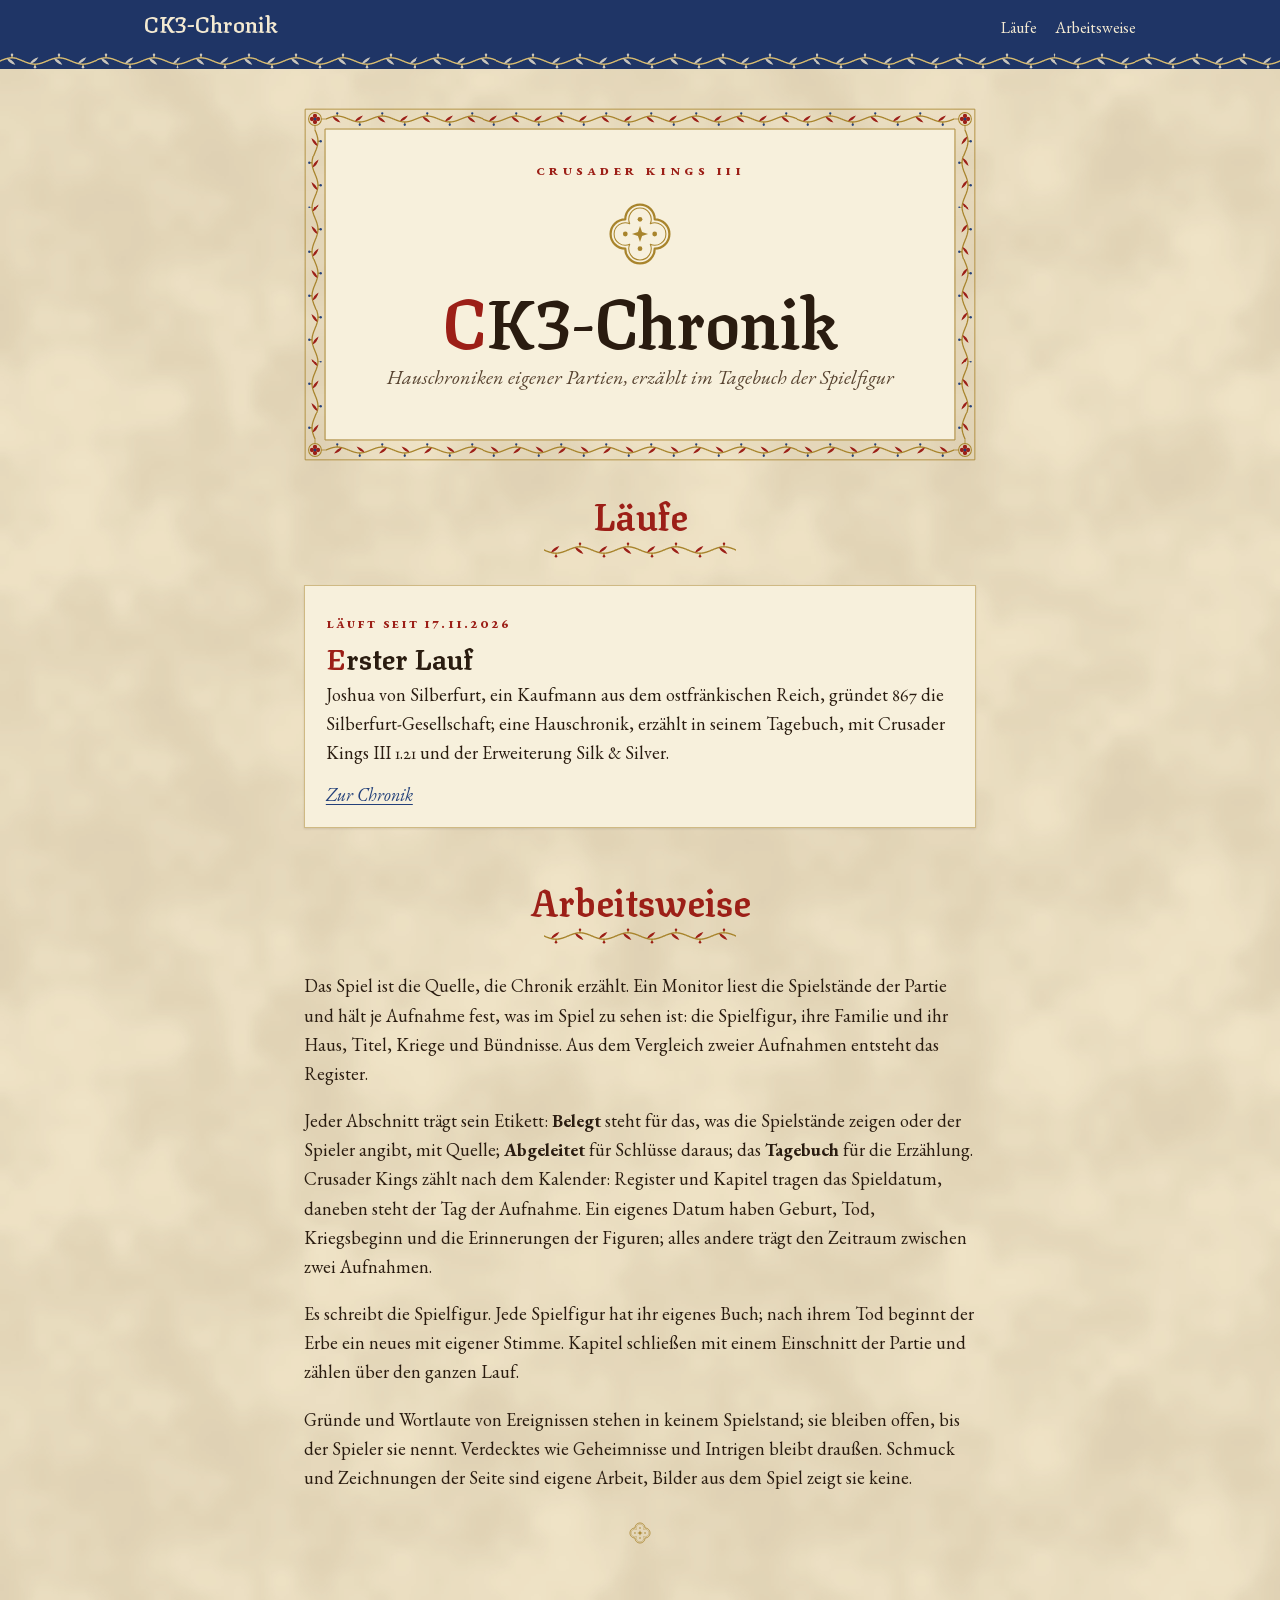
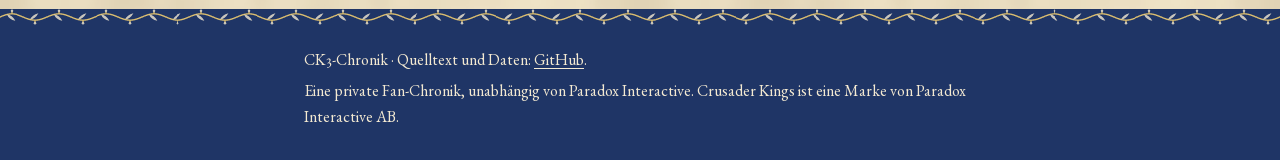
<file: index.html>
<!doctype html>
<html lang="de">
<head>
<meta charset="utf-8">
<meta name="viewport" content="width=device-width, initial-scale=1">
<meta name="color-scheme" content="light dark">
<title>CK3-Chronik</title>
<meta name="description" content="Chroniken eigener Partien in Crusader Kings III: Hauschroniken, erzählt im Tagebuch der Spielfigur, aus den Aufnahmen der Spielstände.">
<link rel="icon" href="assets/zeichen.svg" type="image/svg+xml">
<link rel="stylesheet" href="assets/handschrift.css">
<script src="assets/portal.js" defer></script>
</head>
<body>
<a class="hs-sprung" href="#inhalt">Zum Inhalt</a>
<header class="hs-kopf">
  <div class="hs-kopf-innen">
    <a class="hs-marke" href="./">CK3-Chronik</a>
    <nav aria-label="Seite"><a href="#laeufe">Läufe</a><a href="#arbeitsweise">Arbeitsweise</a></nav>
  </div>
  <div class="hs-leiste" aria-hidden="true"></div>
</header>

<main id="inhalt">
  <section class="hs-titelblatt" aria-labelledby="titel">
    <p class="hs-oben">Crusader Kings III</p>
    <div class="hs-vierpass" aria-hidden="true"></div>
    <h1 id="titel">CK3-Chronik</h1>
    <p class="hs-unter">Hauschroniken eigener Partien, erzählt im Tagebuch der Spielfigur</p>
  </section>

  <section class="hs-abschnitt" id="laeufe" aria-labelledby="laeufe-titel">
    <h2 id="laeufe-titel">Läufe</h2>
    <div class="hs-leiste" aria-hidden="true"></div>
    <div class="hs-welten" id="welten-liste">
      <a class="hs-welt" href="saves/erster-lauf/chronik.html">
        <span class="hs-status">läuft seit 17.11.2026</span>
        <h3>Erster Lauf</h3>
        <p>Joshua von Silberfurt, ein Kaufmann aus dem ostfränkischen Reich, gründet 867 die Silberfurt-Gesellschaft; eine Hauschronik, erzählt in seinem Tagebuch, mit Crusader Kings III 1.21 und der Erweiterung Silk &amp; Silver.</p>
        <p class="hs-mehr">Zur Chronik</p>
      </a>
      <!-- NEUER LAUF: scripts/new-save.mjs setzt die Karte eines neuen Laufs vor diese Zeile -->
    </div>
  </section>

  <section class="hs-abschnitt" id="arbeitsweise" aria-labelledby="arbeitsweise-titel">
    <h2 id="arbeitsweise-titel">Arbeitsweise</h2>
    <div class="hs-leiste" aria-hidden="true"></div>
    <p>Das Spiel ist die Quelle, die Chronik erzählt. Ein Monitor liest die Spielstände der Partie und hält je Aufnahme fest, was im Spiel zu sehen ist: die Spielfigur, ihre Familie und ihr Haus, Titel, Kriege und Bündnisse. Aus dem Vergleich zweier Aufnahmen entsteht das Register.</p>
    <p>Jeder Abschnitt trägt sein Etikett: <strong>Belegt</strong> steht für das, was die Spielstände zeigen oder der Spieler angibt, mit Quelle; <strong>Abgeleitet</strong> für Schlüsse daraus; das <strong>Tagebuch</strong> für die Erzählung. Crusader Kings zählt nach dem Kalender: Register und Kapitel tragen das Spieldatum, daneben steht der Tag der Aufnahme. Ein eigenes Datum haben Geburt, Tod, Kriegsbeginn und die Erinnerungen der Figuren; alles andere trägt den Zeitraum zwischen zwei Aufnahmen.</p>
    <p>Es schreibt die Spielfigur. Jede Spielfigur hat ihr eigenes Buch; nach ihrem Tod beginnt der Erbe ein neues mit eigener Stimme. Kapitel schließen mit einem Einschnitt der Partie und zählen über den ganzen Lauf.</p>
    <p>Gründe und Wortlaute von Ereignissen stehen in keinem Spielstand; sie bleiben offen, bis der Spieler sie nennt. Verdecktes wie Geheimnisse und Intrigen bleibt draußen. Schmuck und Zeichnungen der Seite sind eigene Arbeit, Bilder aus dem Spiel zeigt sie keine.</p>
    <div class="hs-vierpass hs-schluss" aria-hidden="true"></div>
  </section>
</main>

<footer class="hs-fuss">
  <div class="hs-leiste" aria-hidden="true"></div>
  <div class="hs-fuss-innen">
    <p>CK3-Chronik · Quelltext und Daten: <a href="https://github.com/alexmondragonwrites-glitch/CK3-Chronik">GitHub</a>.</p>
    <p>Eine private Fan-Chronik, unabhängig von Paradox Interactive. Crusader Kings ist eine Marke von Paradox Interactive AB.</p>
  </div>
</footer>
</body>
</html>
</file>
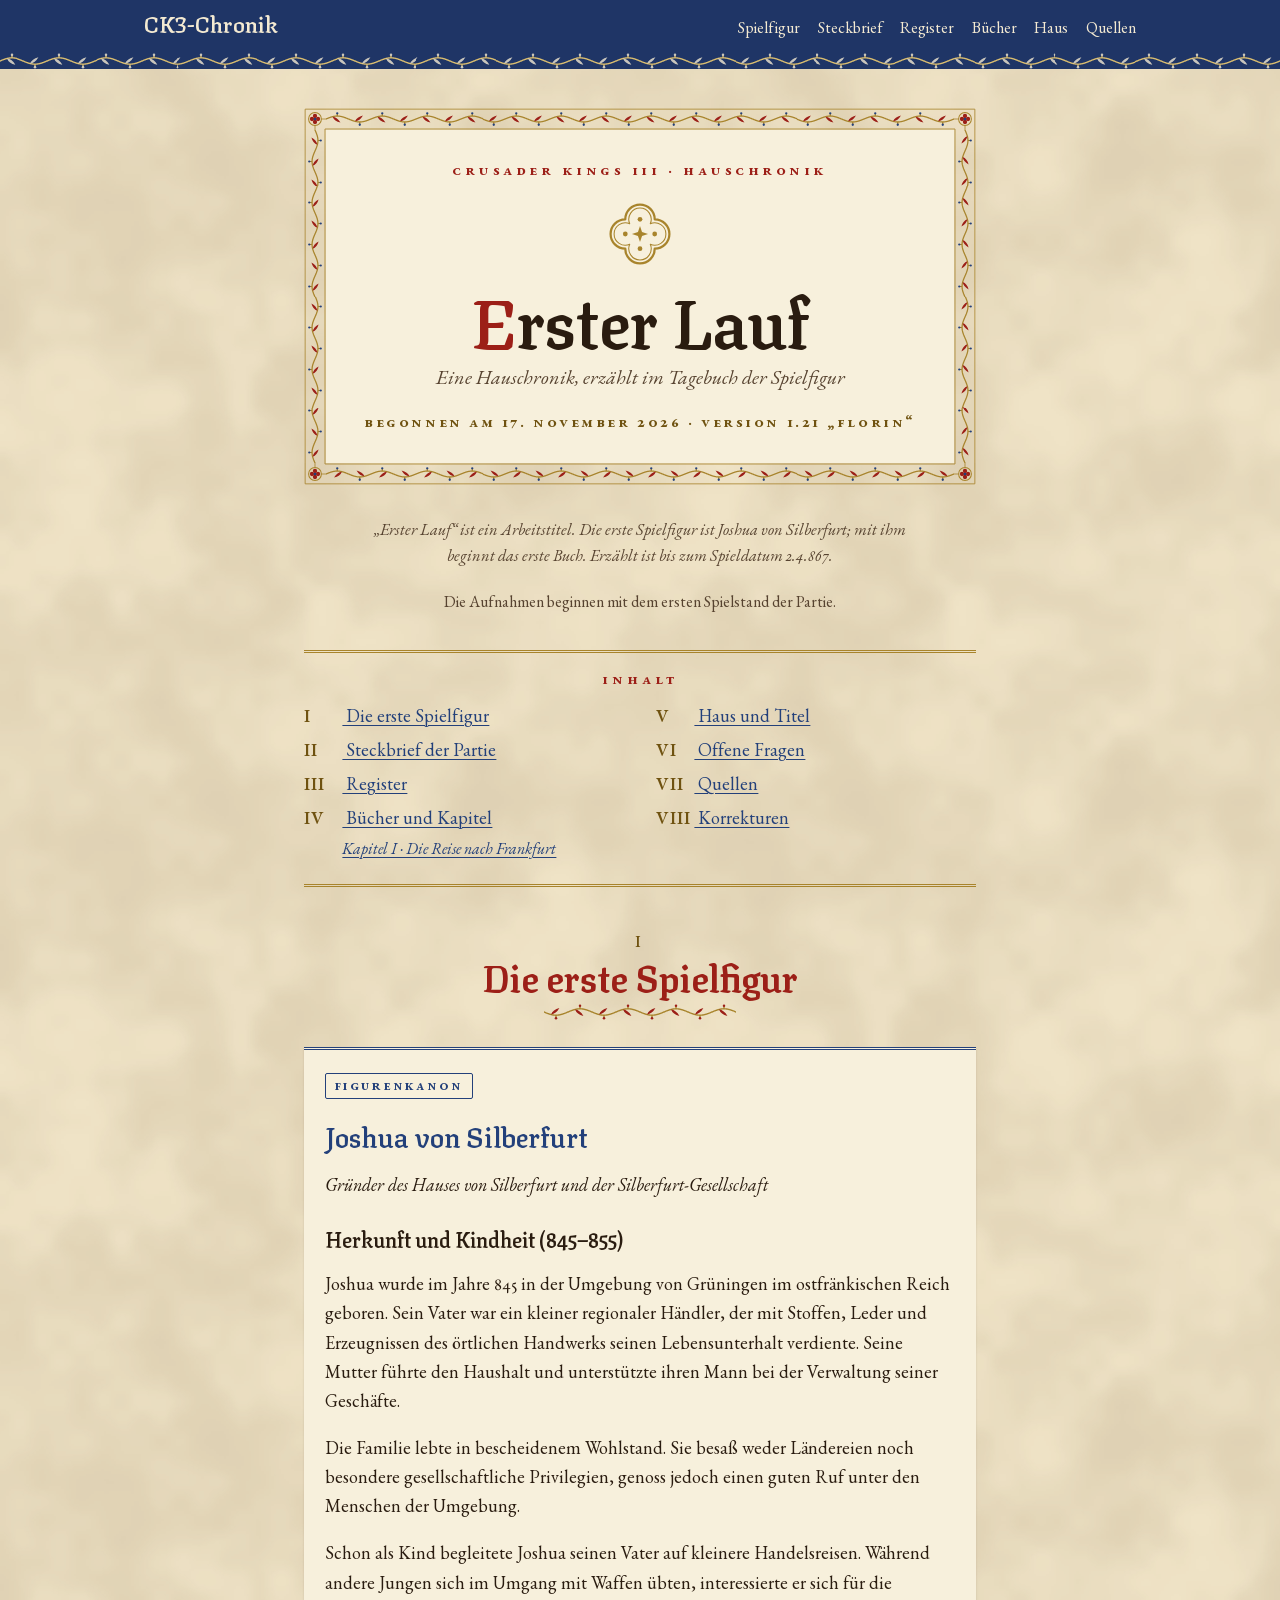
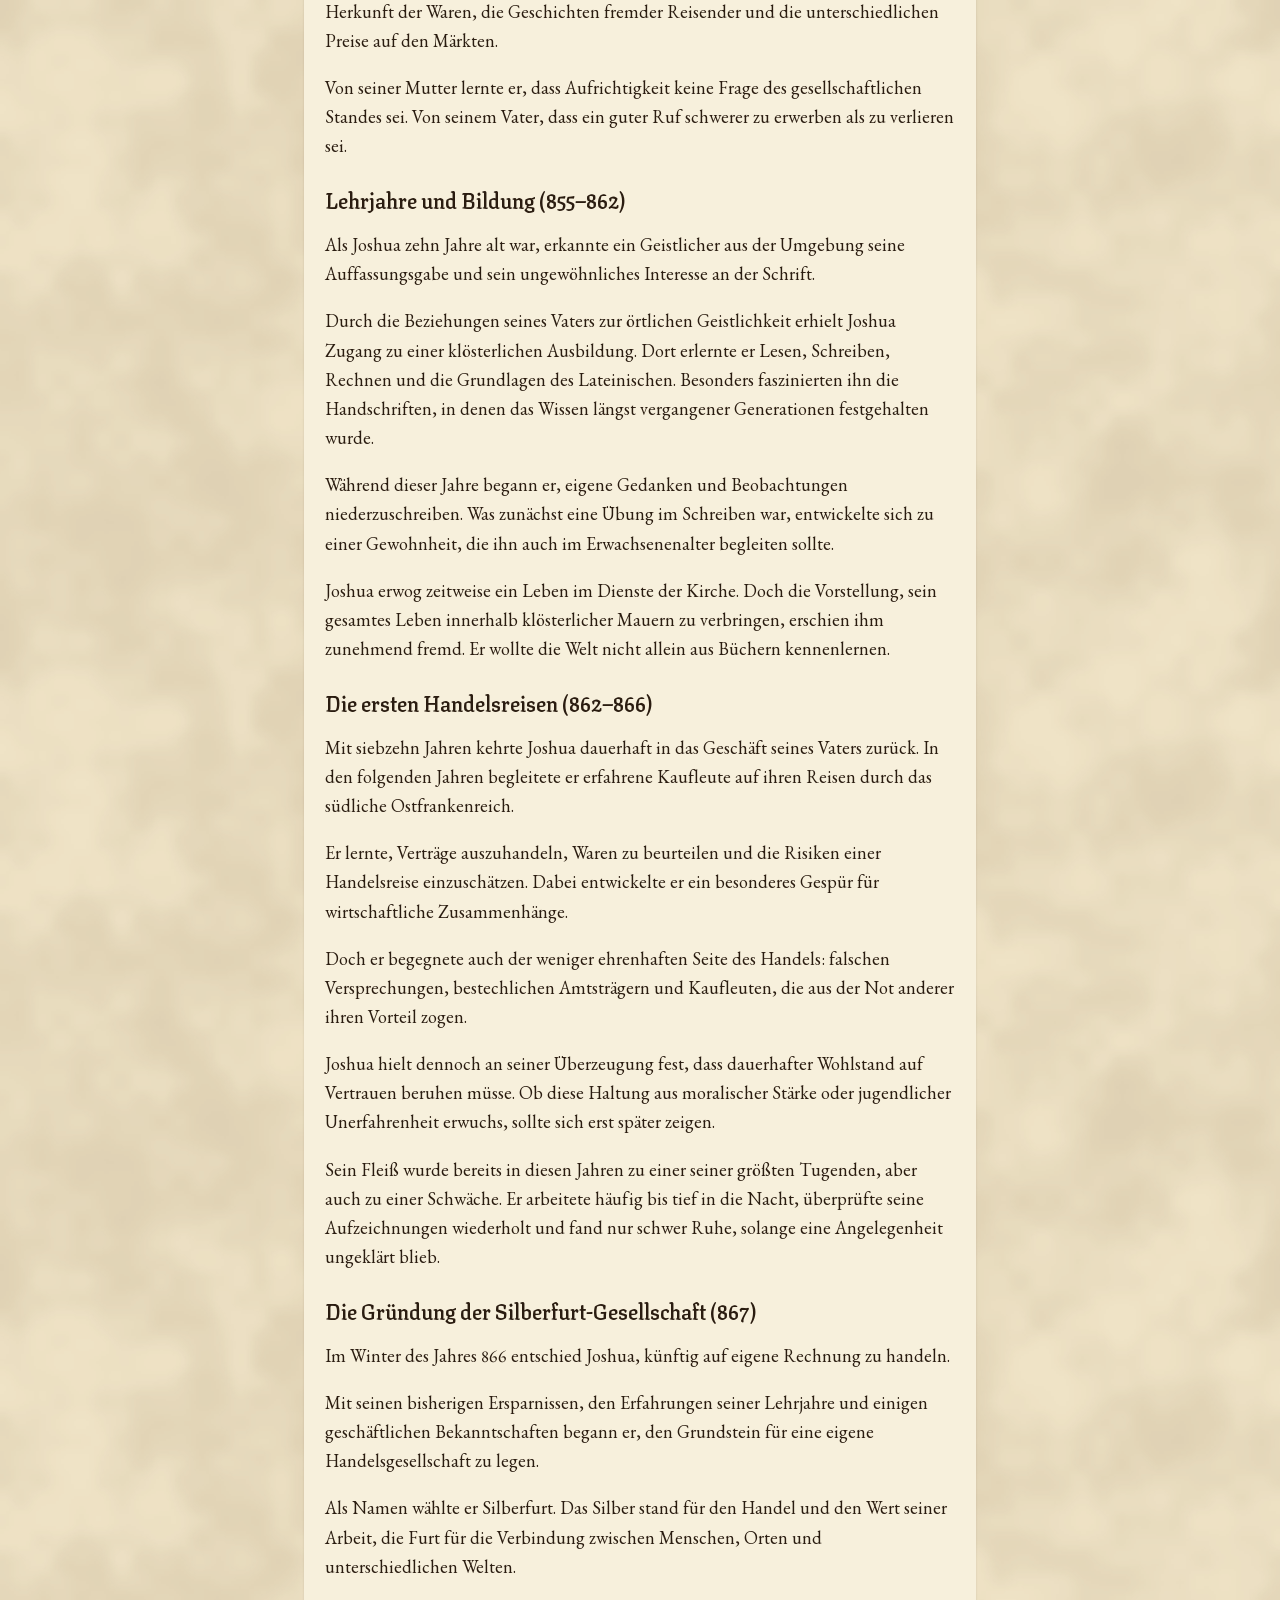
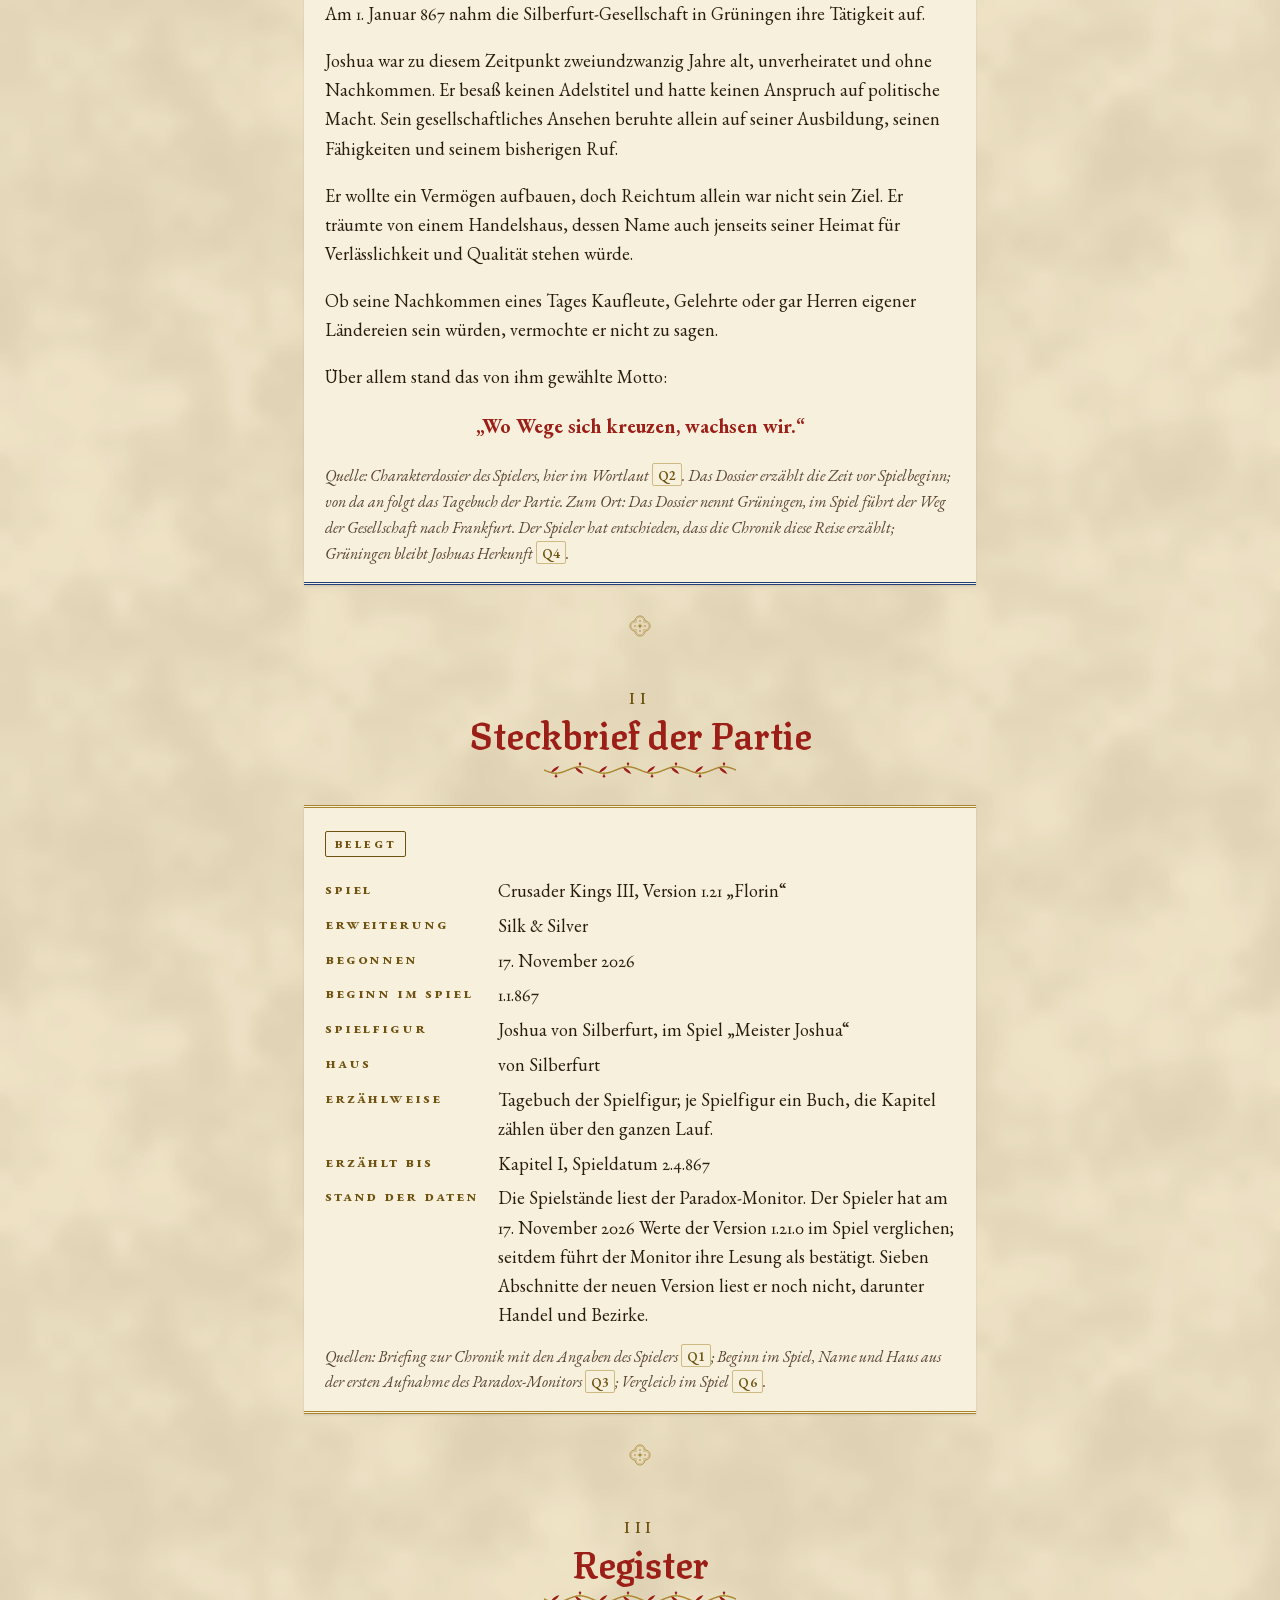
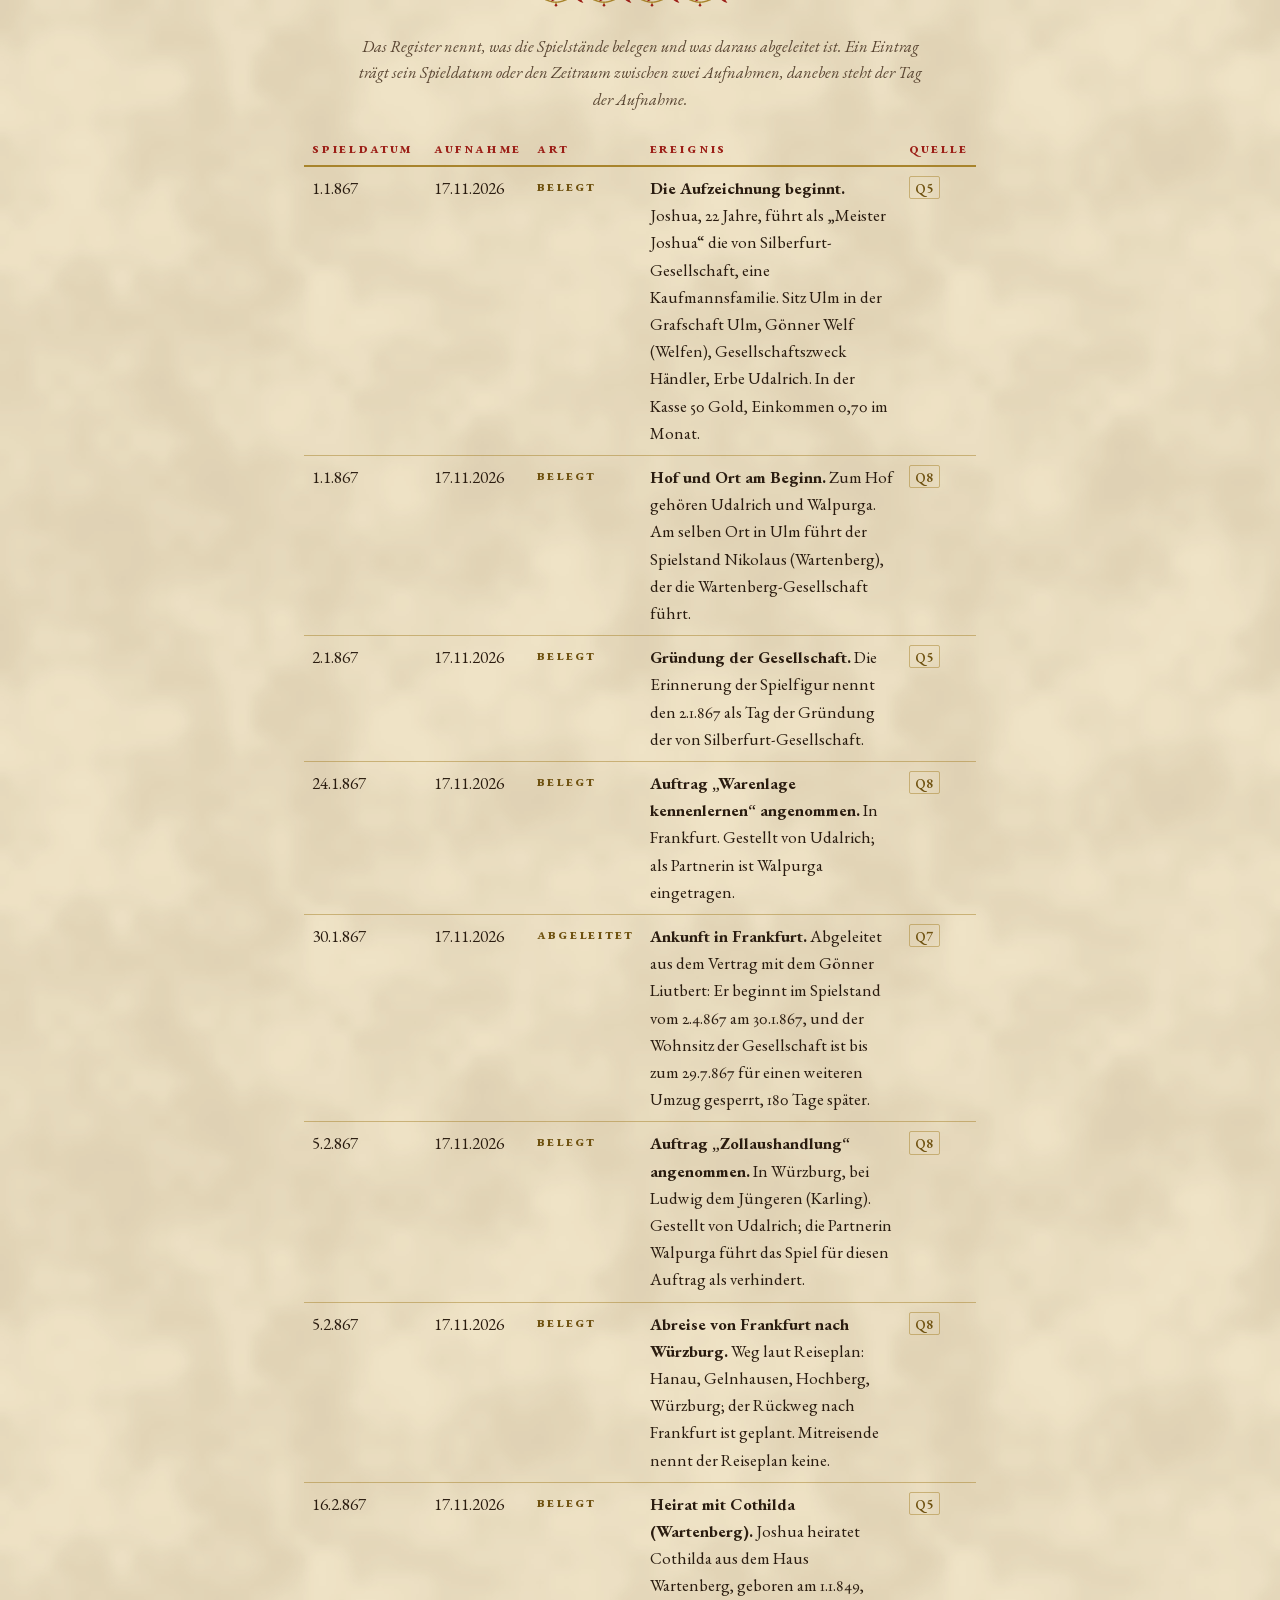
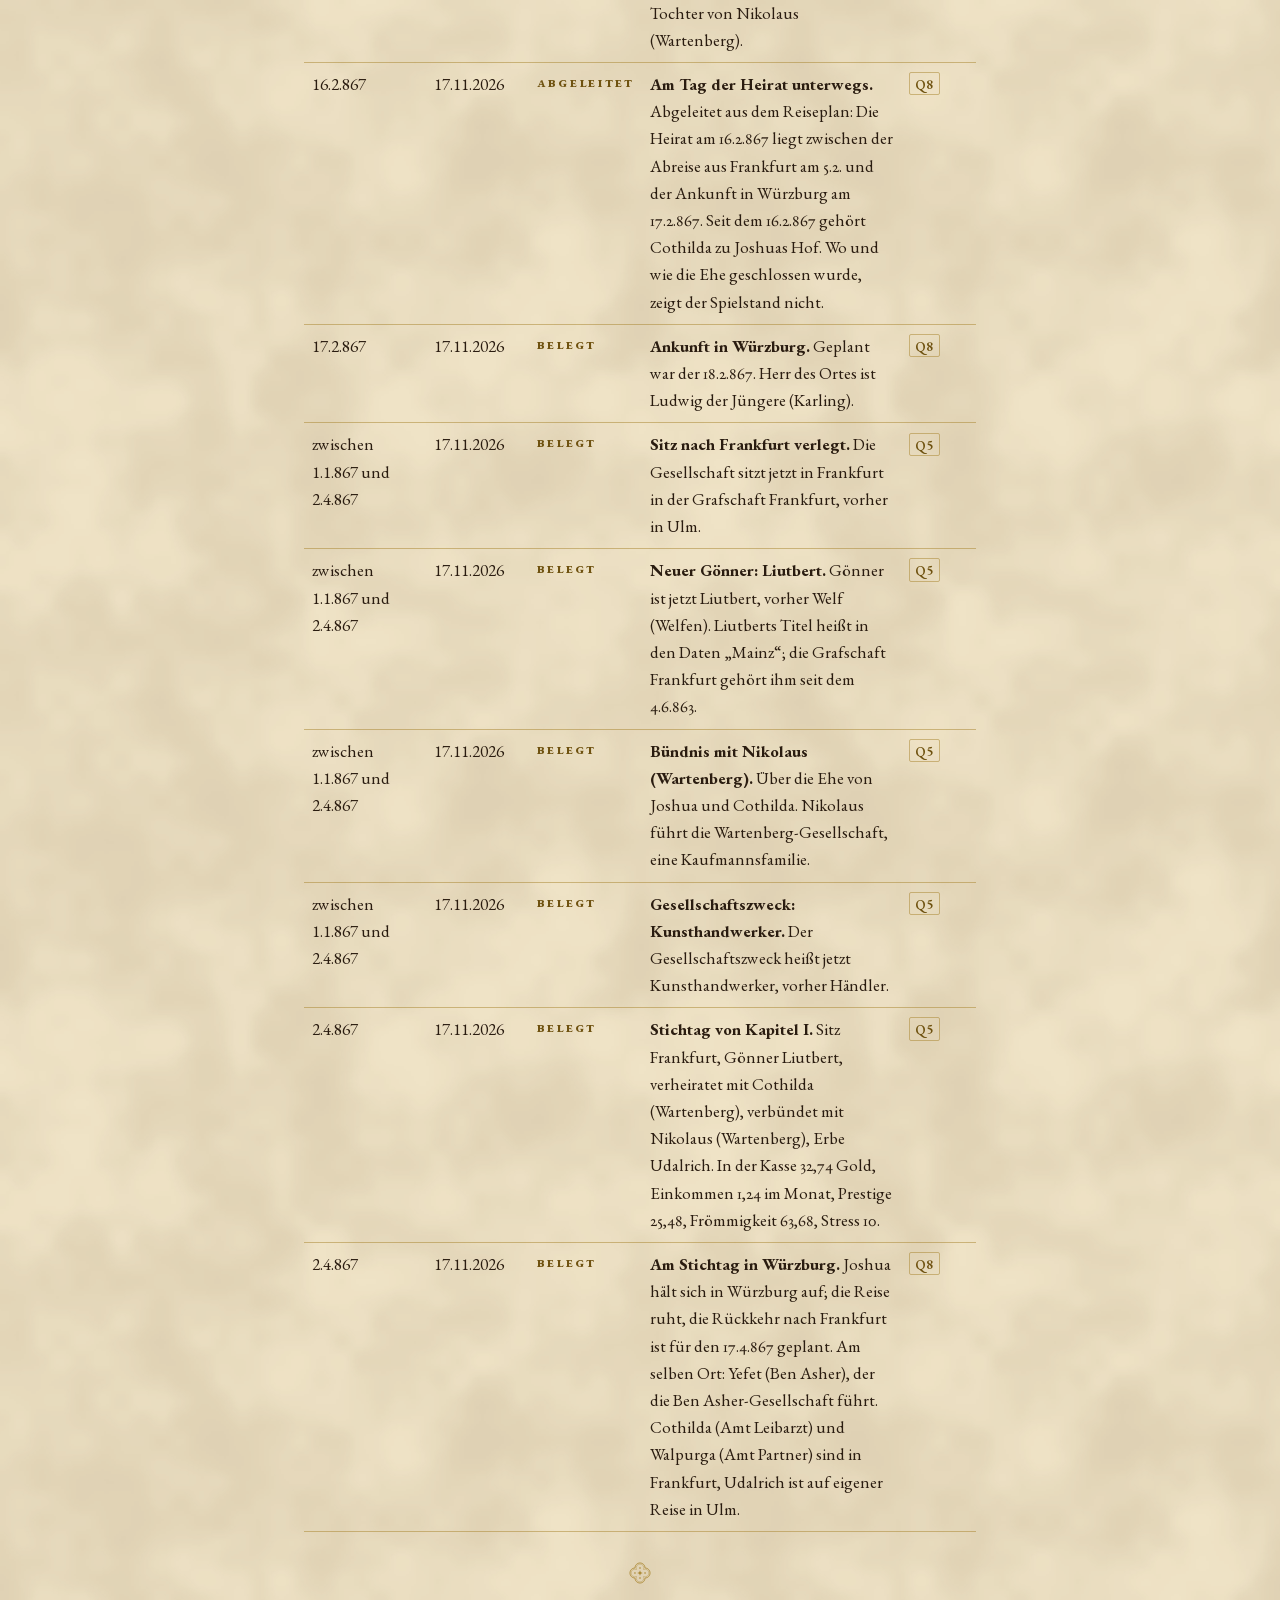
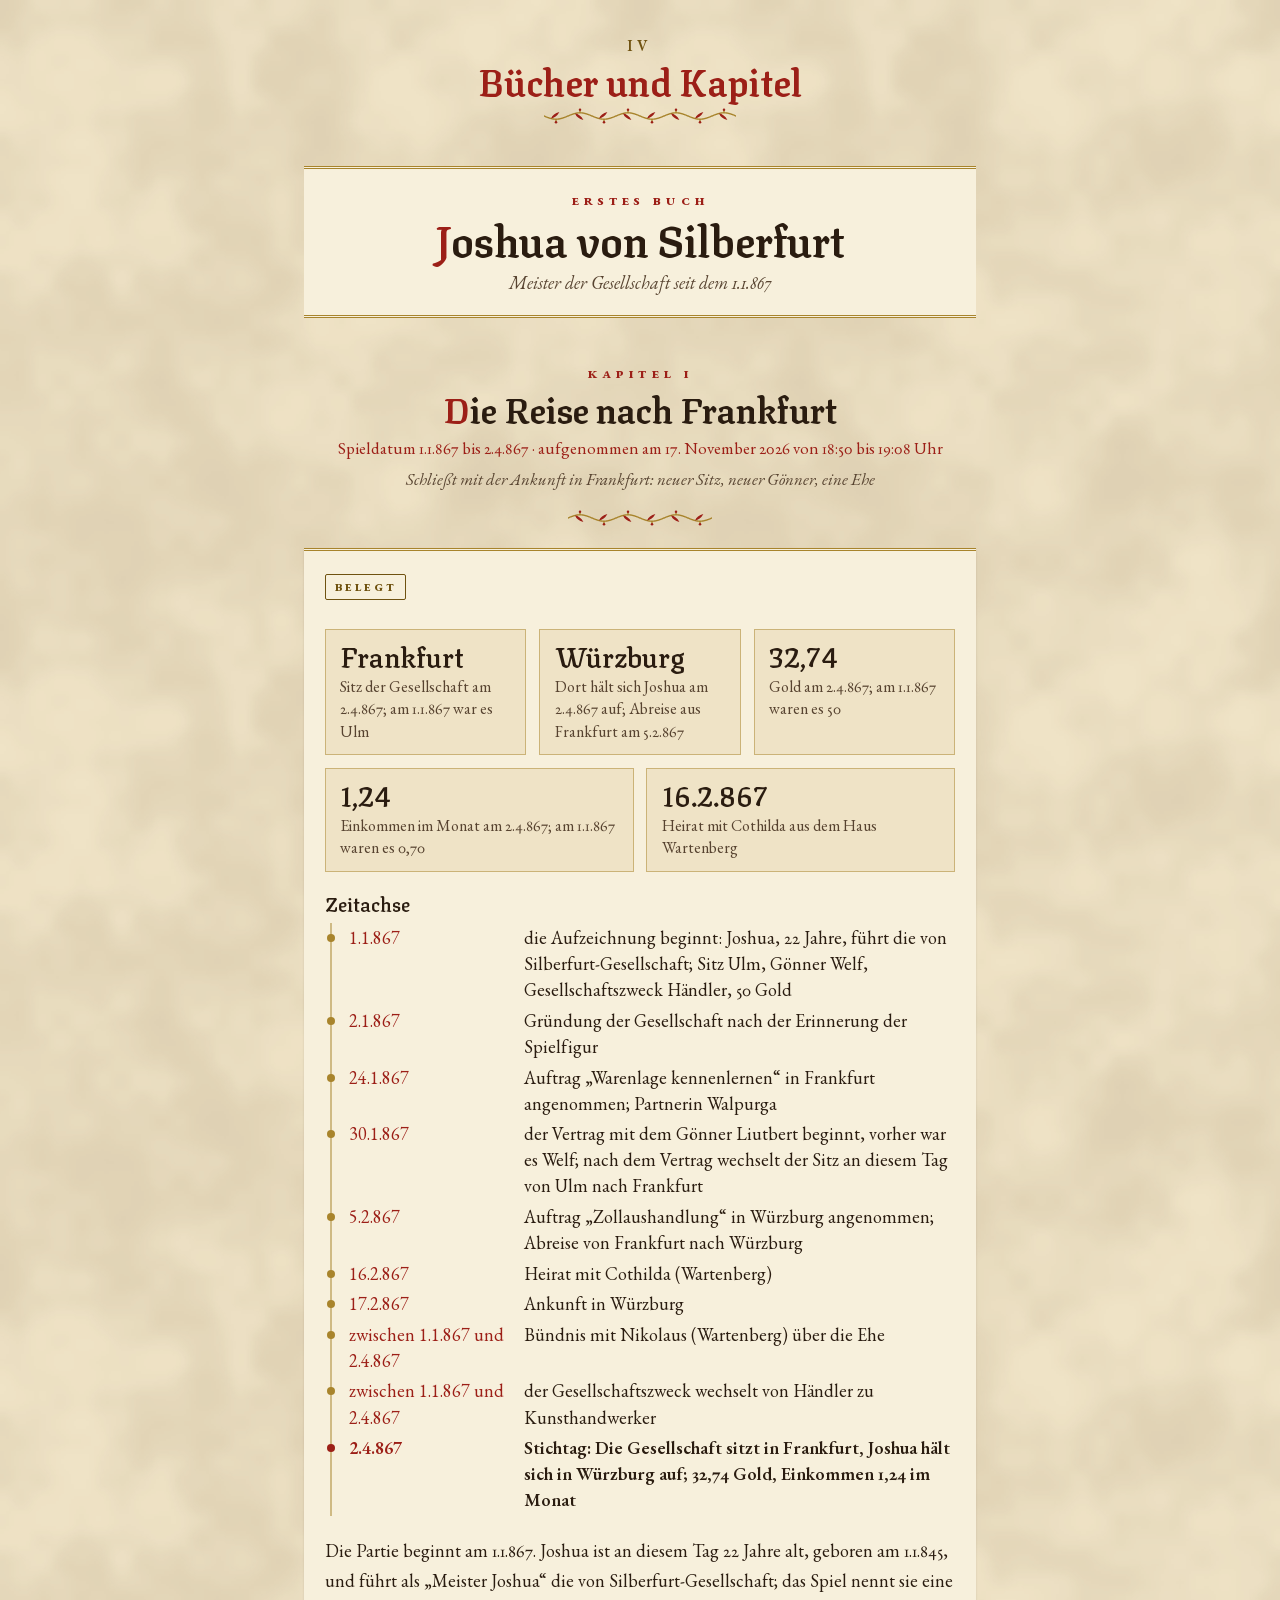
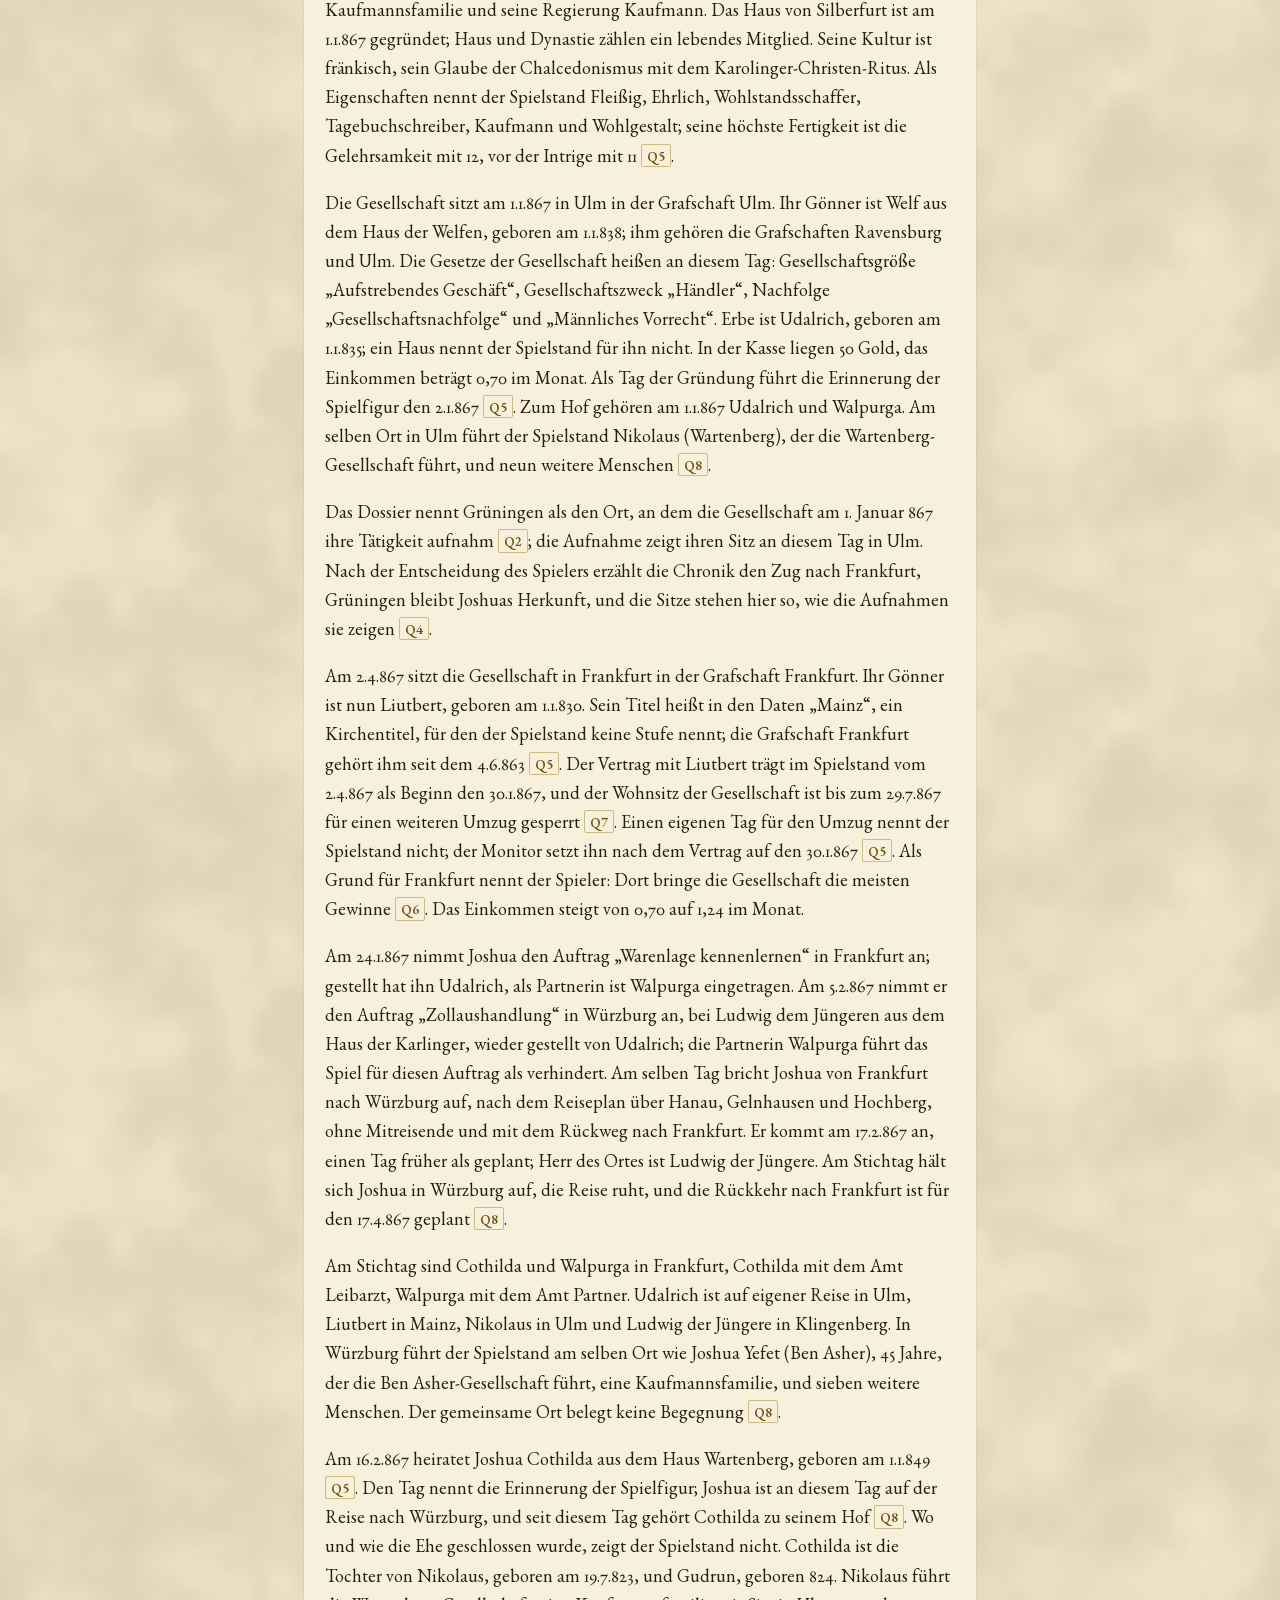
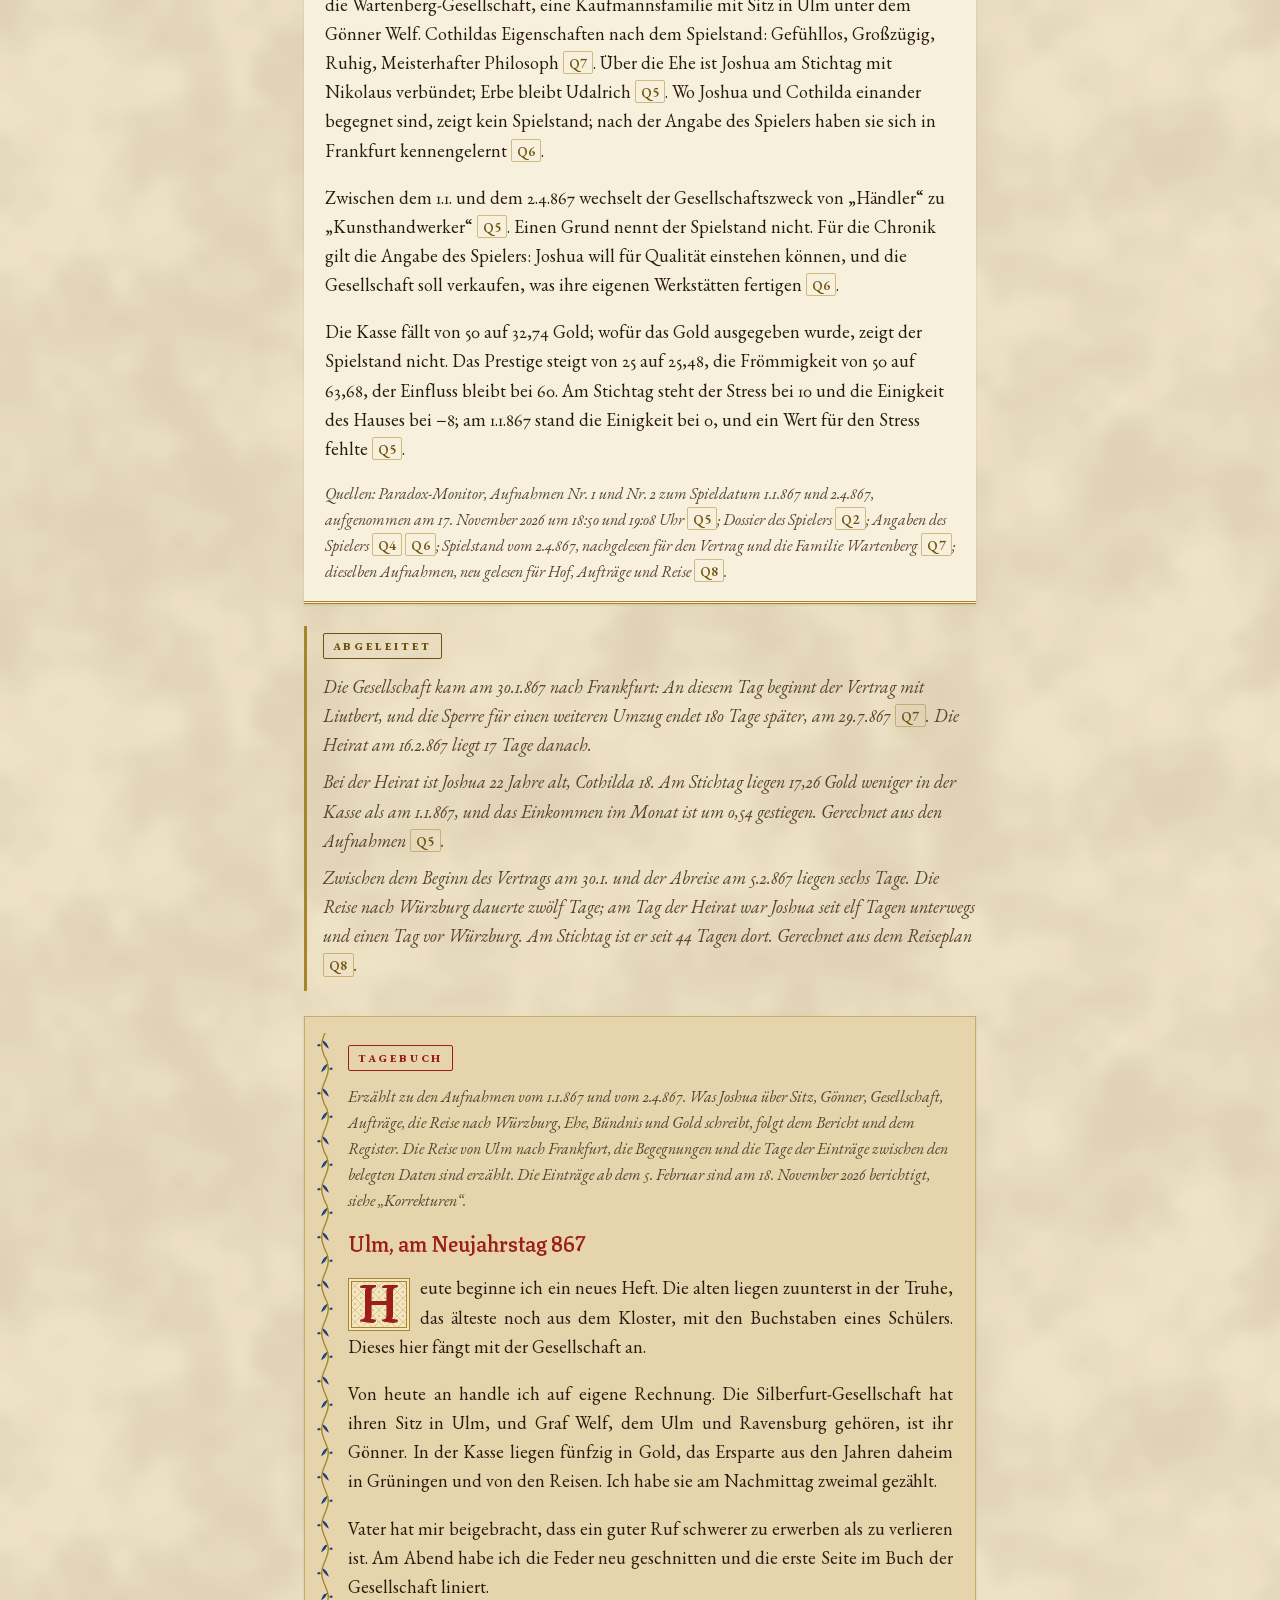
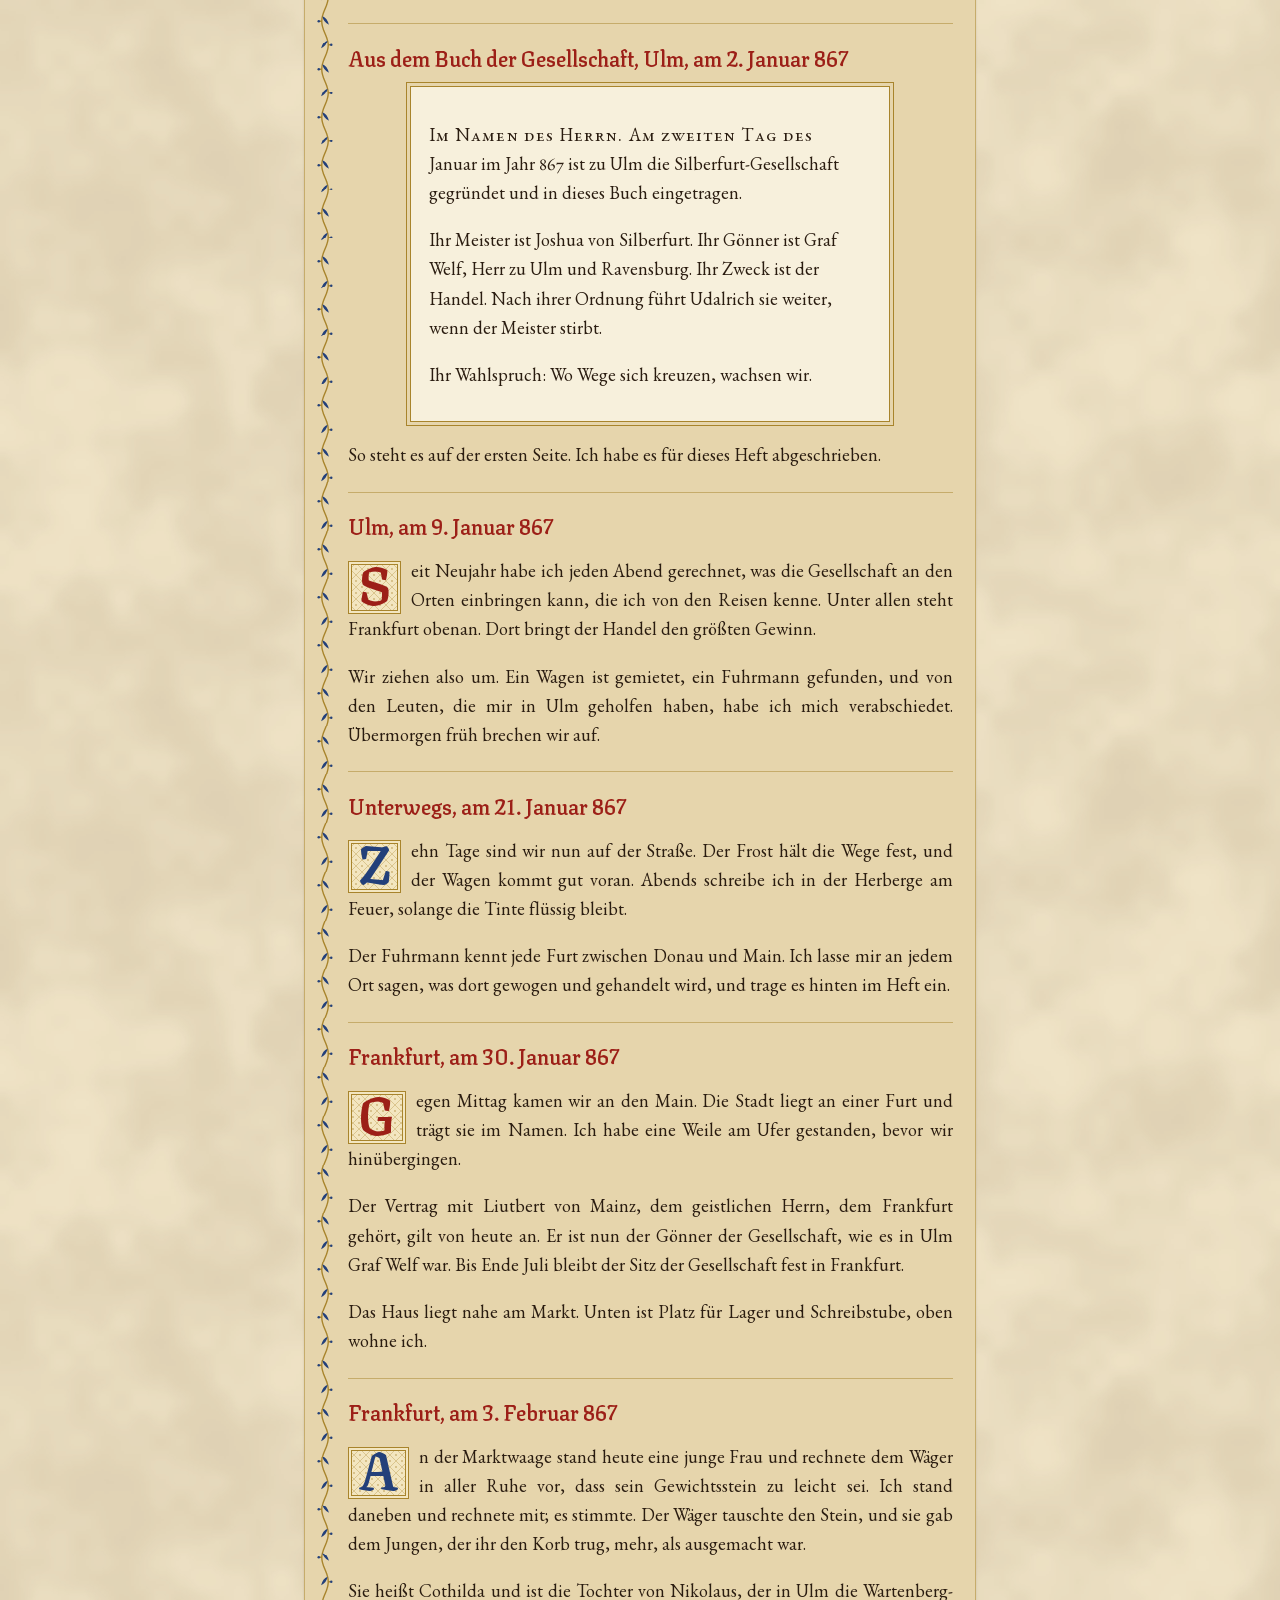
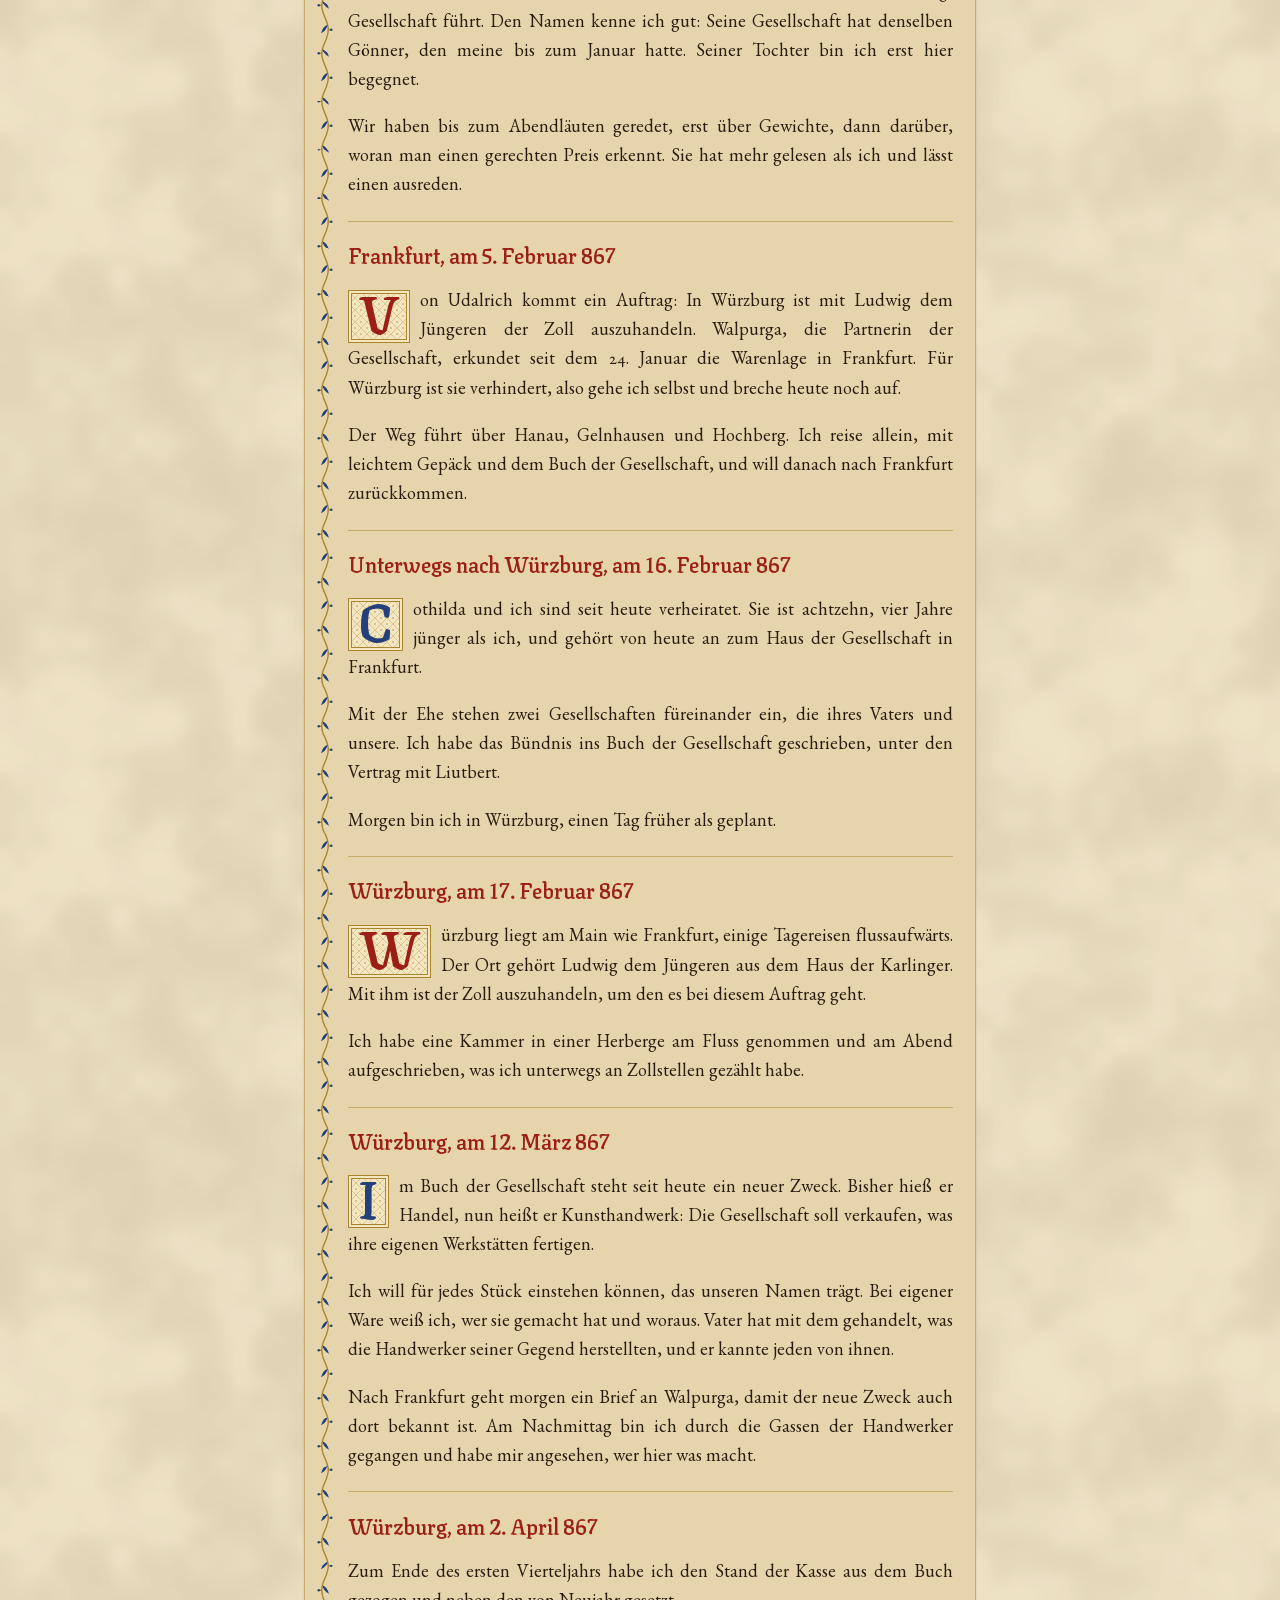
<file: saves/erster-lauf/index.html>
<!doctype html>
<html lang="de">
<head>
<meta charset="utf-8">
<meta name="viewport" content="width=device-width, initial-scale=1">
<title>Erster Lauf · CK3-Chronik</title>
<link rel="icon" href="../../assets/zeichen.svg" type="image/svg+xml">
<meta http-equiv="refresh" content="0; url=chronik.html">
<link rel="canonical" href="chronik.html">
</head>
<body><p><a href="chronik.html">Zur Chronik „Erster Lauf“</a></p></body>
</html>
</file>
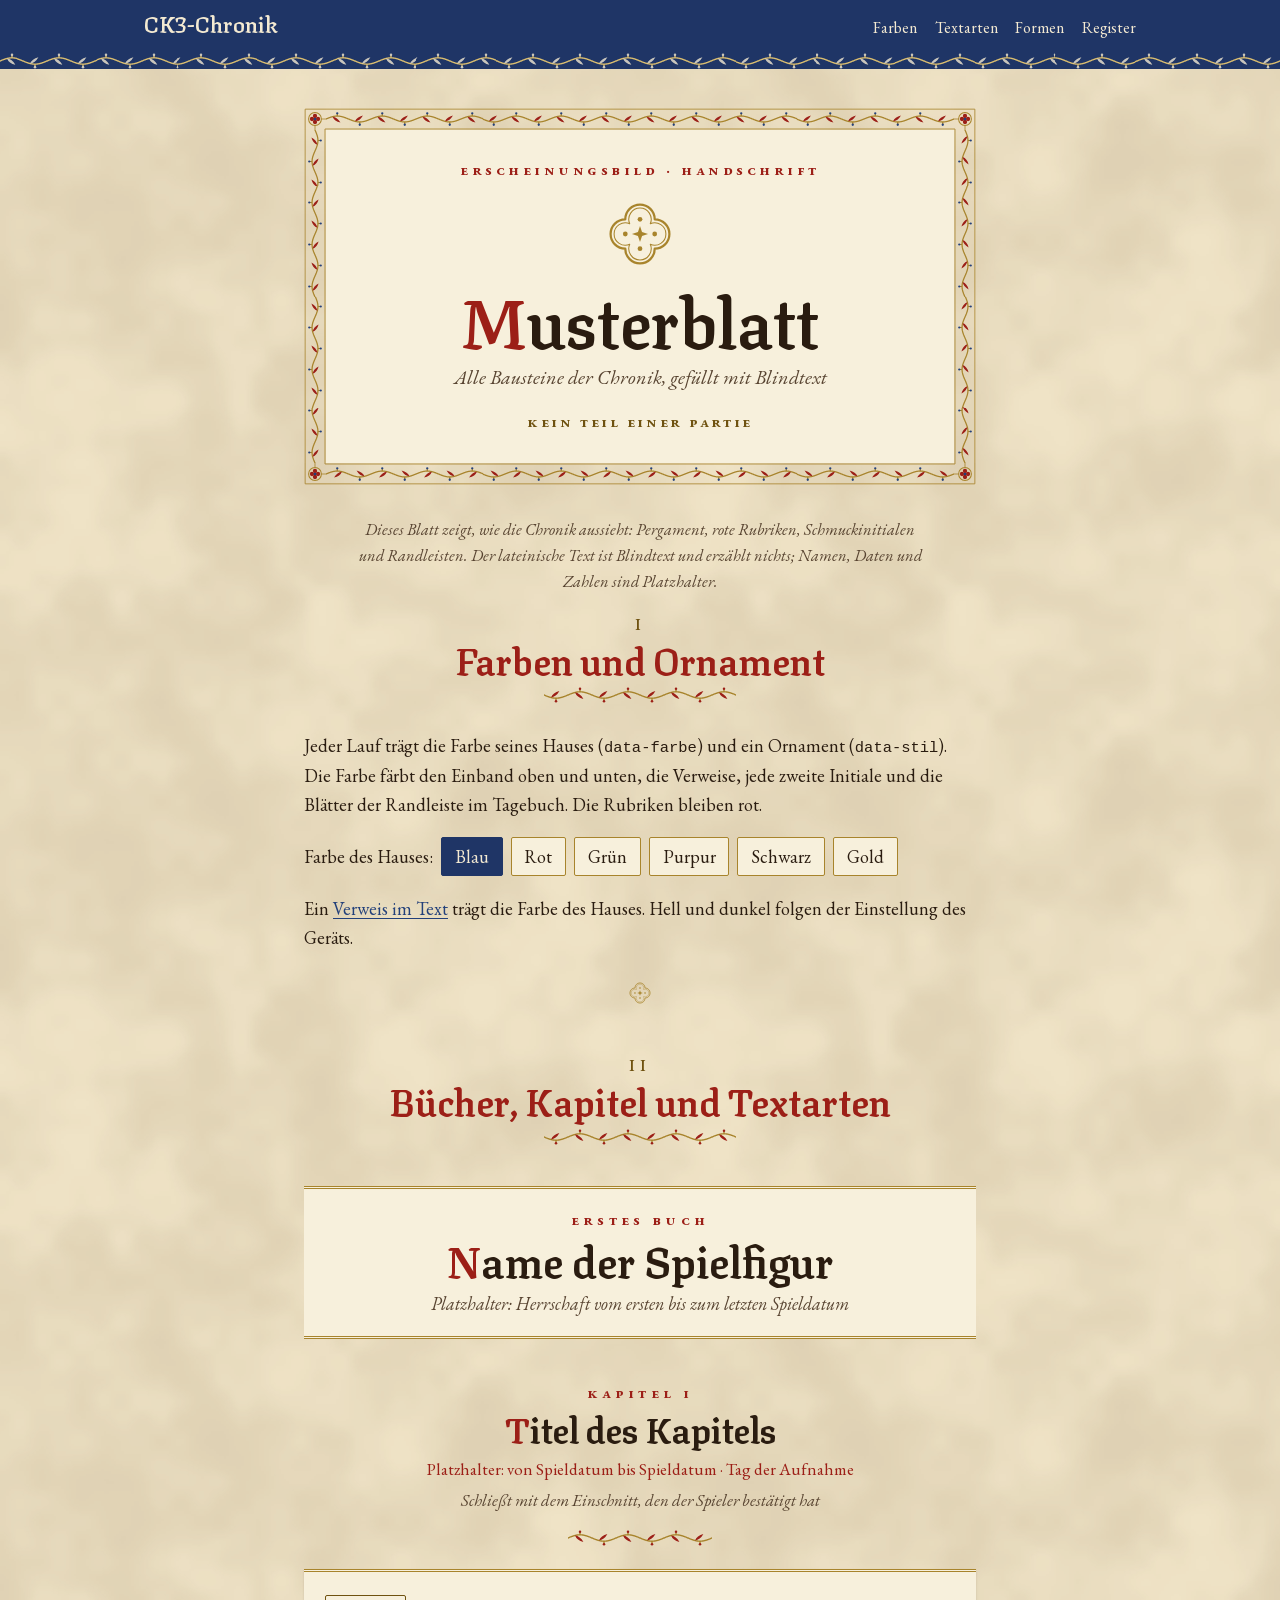
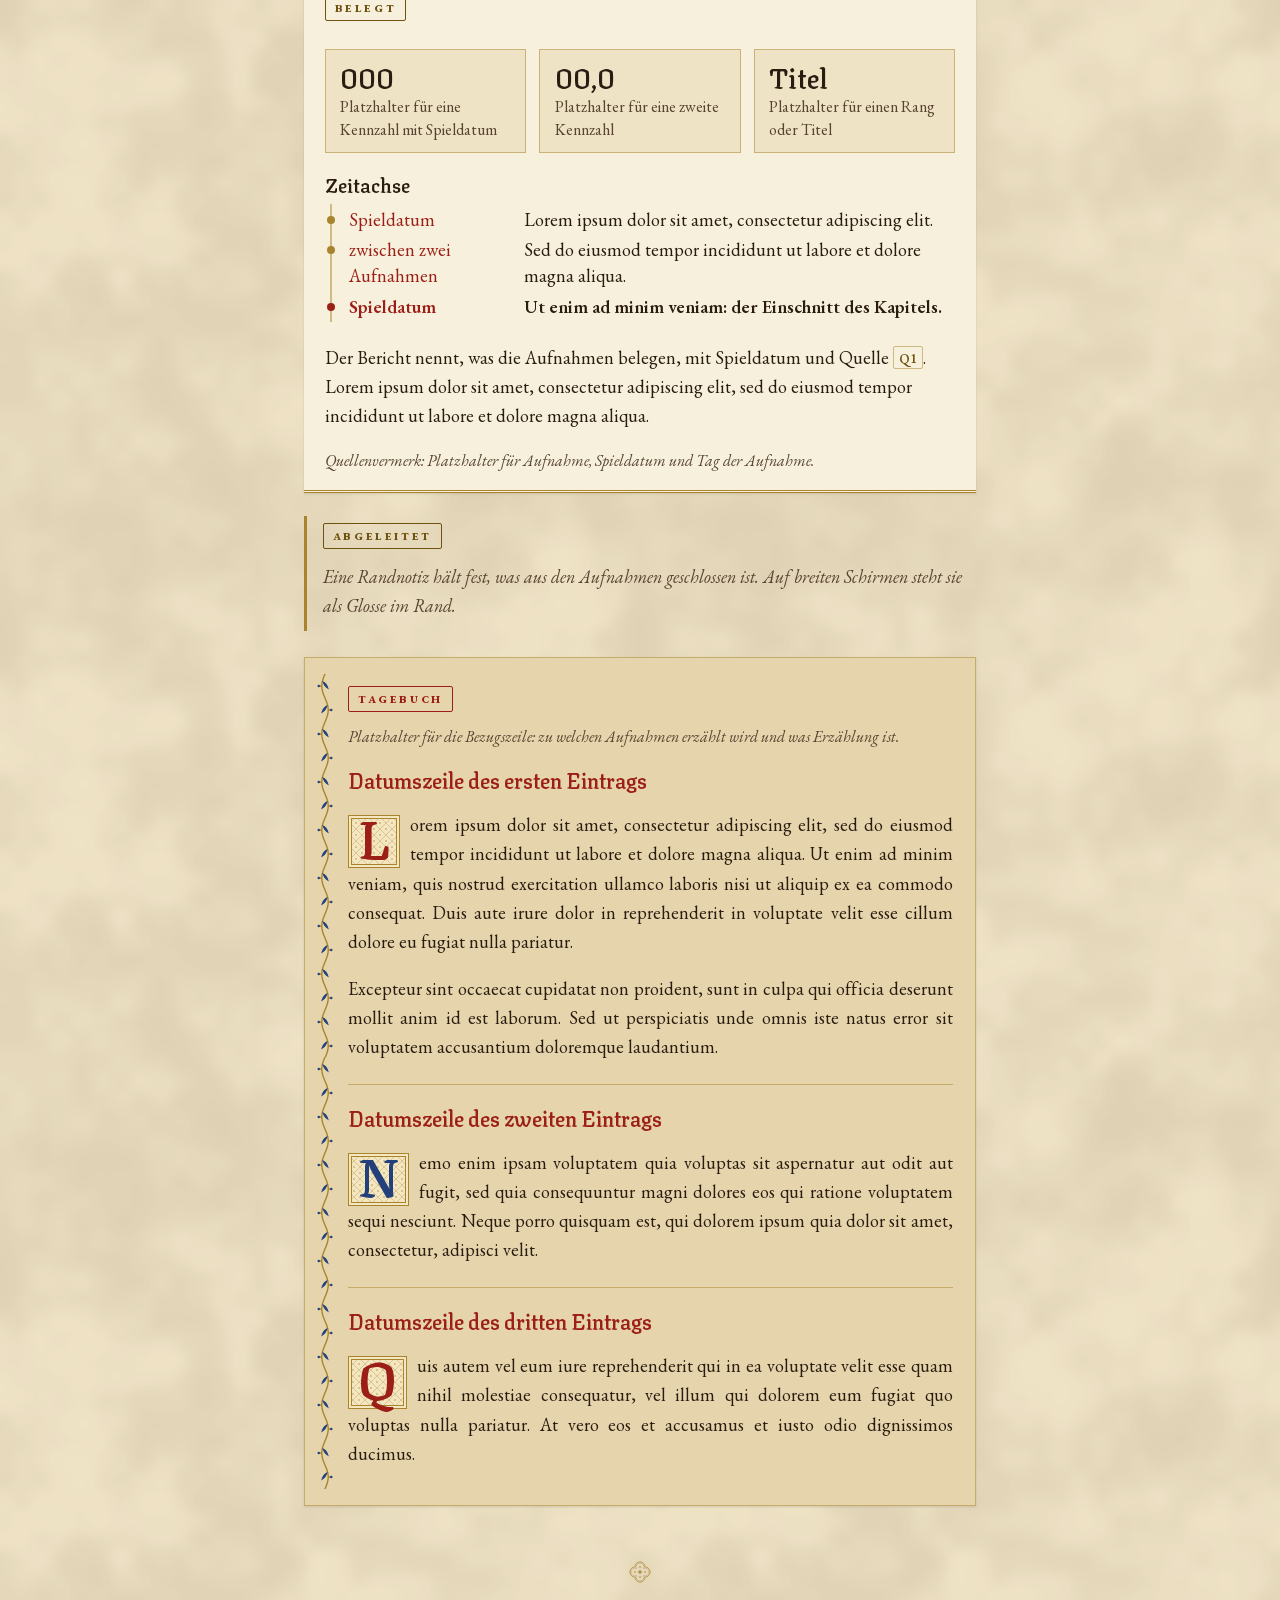
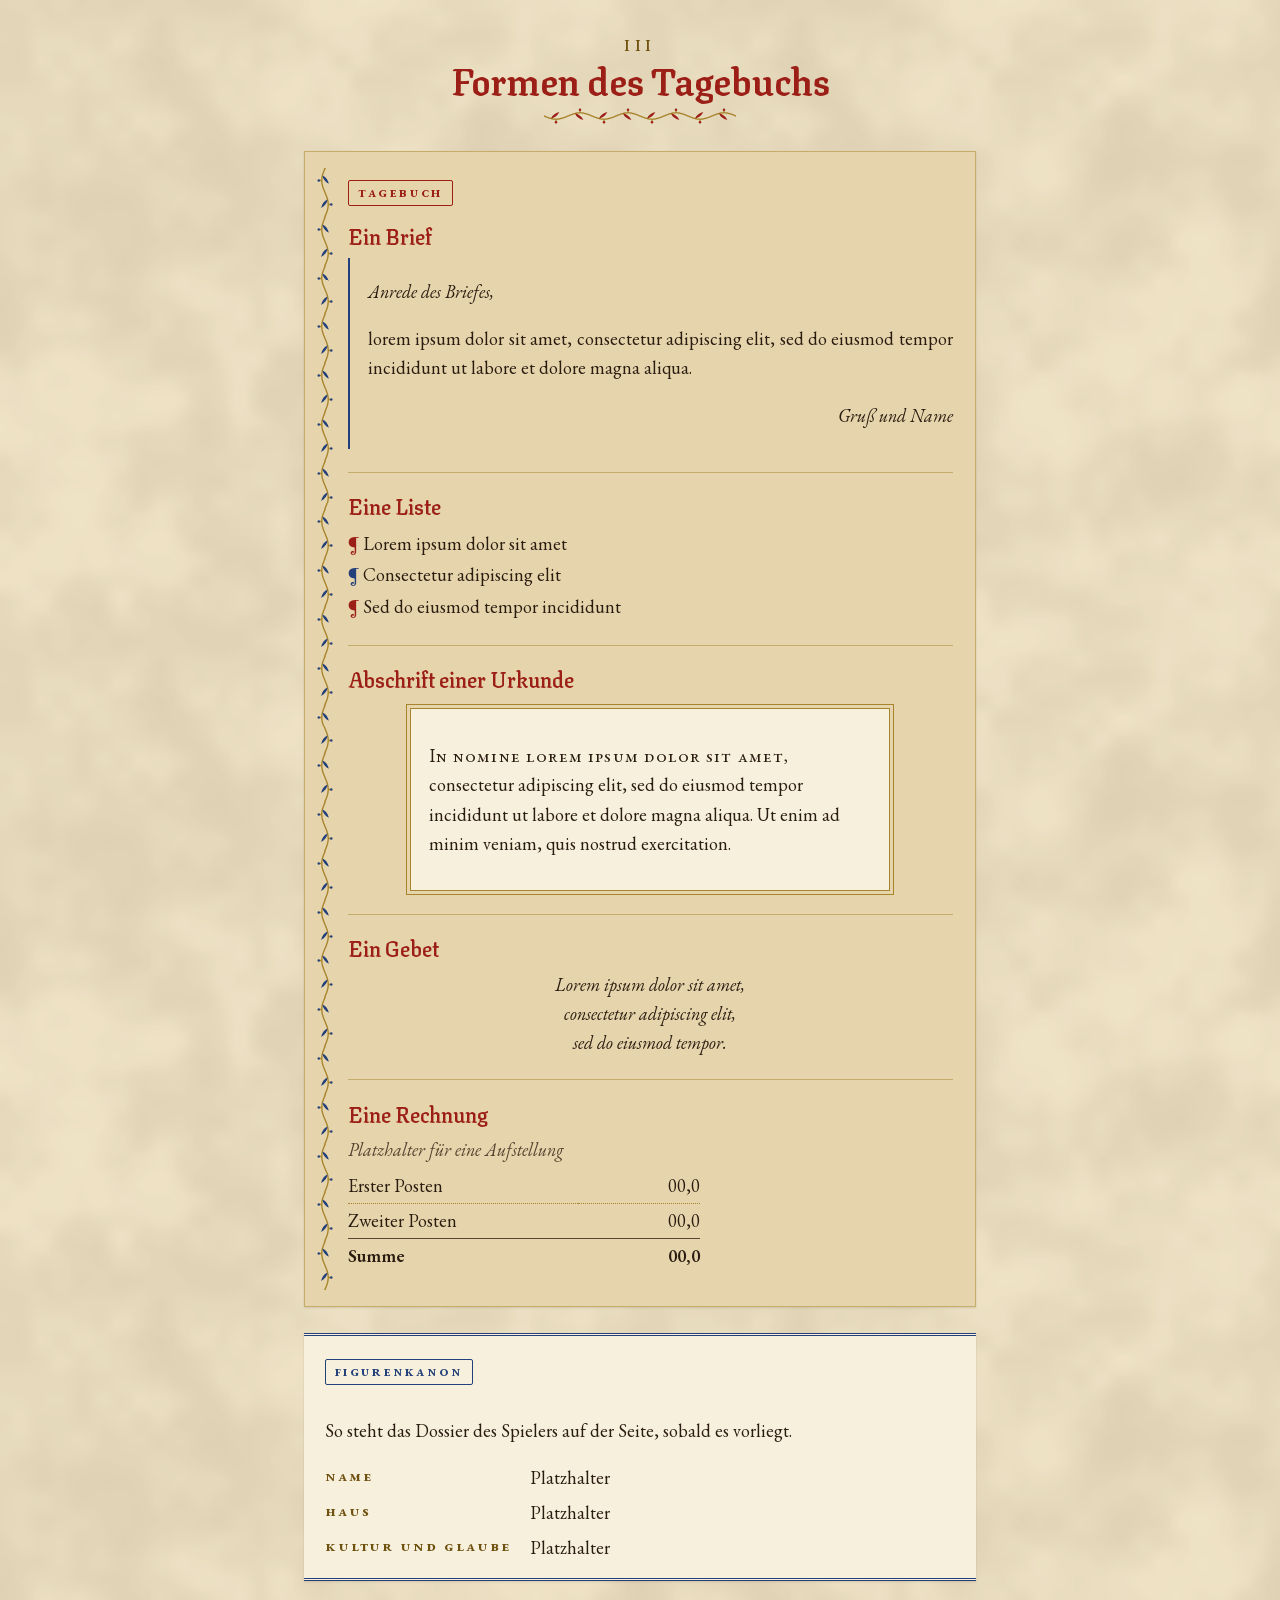
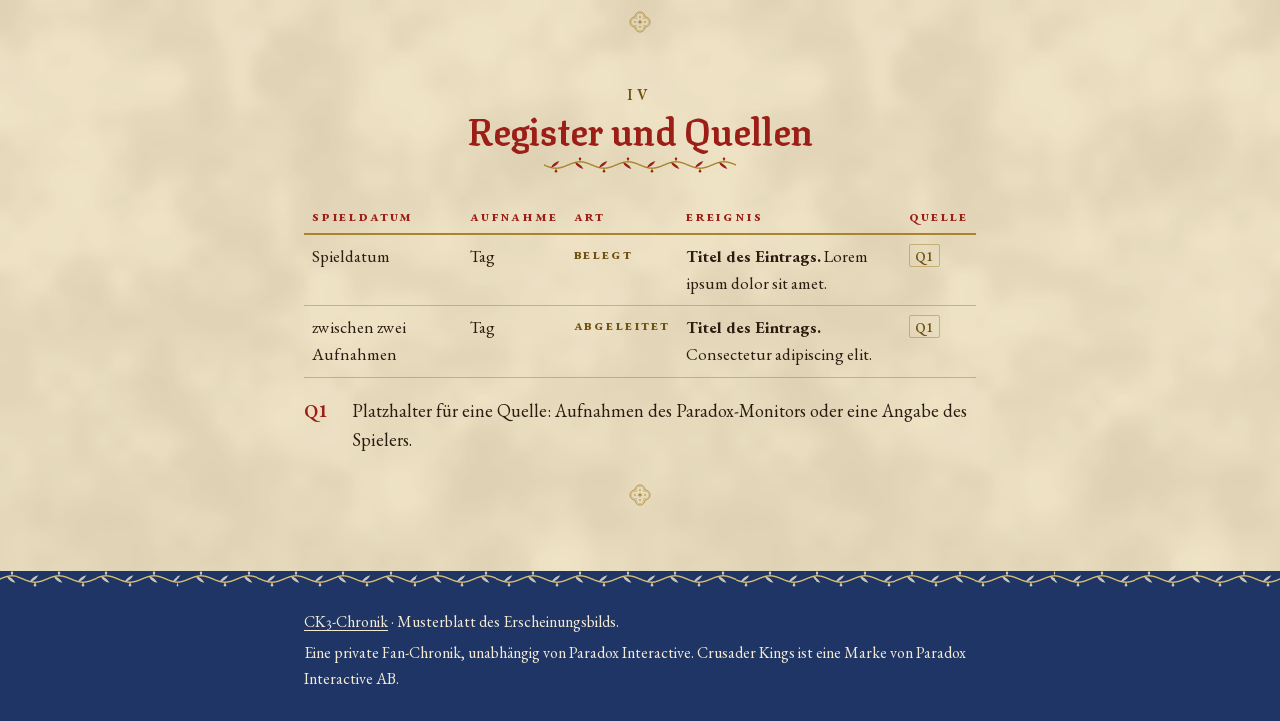
<file: musterblatt.html>
<!doctype html>
<html lang="de">
<head>
<meta charset="utf-8">
<meta name="viewport" content="width=device-width, initial-scale=1">
<meta name="color-scheme" content="light dark">
<meta name="robots" content="noindex">
<title>Musterblatt · CK3-Chronik</title>
<meta name="description" content="Musterblatt des Erscheinungsbilds „Handschrift“: alle Bausteine der CK3-Chronik mit Blindtext.">
<link rel="icon" href="assets/zeichen.svg" type="image/svg+xml">
<link rel="stylesheet" href="assets/handschrift.css">
<script src="assets/musterblatt.js" defer></script>
</head>
<body>
<a class="hs-sprung" href="#inhalt">Zum Inhalt</a>
<header class="hs-kopf">
  <div class="hs-kopf-innen">
    <a class="hs-marke" href="./">CK3-Chronik</a>
    <nav aria-label="Abschnitte"><a href="#farben">Farben</a><a href="#textarten">Textarten</a><a href="#formen">Formen</a><a href="#register">Register</a></nav>
  </div>
  <div class="hs-leiste" aria-hidden="true"></div>
</header>

<main id="inhalt">
  <section class="hs-titelblatt" aria-labelledby="titel">
    <p class="hs-oben">Erscheinungsbild · Handschrift</p>
    <div class="hs-vierpass" aria-hidden="true"></div>
    <h1 id="titel">Musterblatt</h1>
    <p class="hs-unter">Alle Bausteine der Chronik, gefüllt mit Blindtext</p>
    <p class="hs-zeile">Kein Teil einer Partie</p>
  </section>

  <p class="hs-hinweis">Dieses Blatt zeigt, wie die Chronik aussieht: Pergament, rote Rubriken, Schmuckinitialen und Randleisten. Der lateinische Text ist Blindtext und erzählt nichts; Namen, Daten und Zahlen sind Platzhalter.</p>

  <section class="hs-abschnitt" id="farben" aria-labelledby="farben-titel">
    <h2 id="farben-titel"><span class="hs-nr">I</span> Farben und Ornament</h2>
    <div class="hs-leiste" aria-hidden="true"></div>
    <p>Jeder Lauf trägt die Farbe seines Hauses (<code>data-farbe</code>) und ein Ornament (<code>data-stil</code>). Die Farbe färbt den Einband oben und unten, die Verweise, jede zweite Initiale und die Blätter der Randleiste im Tagebuch. Die Rubriken bleiben rot.</p>
    <p id="farbwahl" class="hs-farbwahl" hidden>Farbe des Hauses:
      <button type="button" data-farbe="">Blau</button>
      <button type="button" data-farbe="rot">Rot</button>
      <button type="button" data-farbe="gruen">Grün</button>
      <button type="button" data-farbe="purpur">Purpur</button>
      <button type="button" data-farbe="schwarz">Schwarz</button>
      <button type="button" data-farbe="gold">Gold</button>
    </p>
    <p>Ein <a href="#textarten">Verweis im Text</a> trägt die Farbe des Hauses. Hell und dunkel folgen der Einstellung des Geräts.</p>
    <div class="hs-vierpass hs-schluss" aria-hidden="true"></div>
  </section>

  <section class="hs-abschnitt" id="textarten" aria-labelledby="textarten-titel">
    <h2 id="textarten-titel"><span class="hs-nr">II</span> Bücher, Kapitel und Textarten</h2>
    <div class="hs-leiste" aria-hidden="true"></div>

    <section class="hs-buch" id="buch-muster" aria-labelledby="buch-muster-titel">
      <header class="hs-buch-kopf">
        <p class="hs-buch-nr">Erstes Buch</p>
        <h3 id="buch-muster-titel">Name der Spielfigur</h3>
        <p class="hs-buch-zeit">Platzhalter: Herrschaft vom ersten bis zum letzten Spieldatum</p>
      </header>

      <article class="hs-kapitel" id="kapitel-muster" aria-labelledby="kapitel-muster-titel">
        <header class="hs-kapitel-kopf">
          <p class="hs-kapitel-nr">Kapitel I</p>
          <h4 id="kapitel-muster-titel">Titel des Kapitels</h4>
          <p class="hs-kapitel-zeit">Platzhalter: von Spieldatum bis Spieldatum · Tag der Aufnahme</p>
          <p class="hs-kapitel-einschnitt">Schließt mit dem Einschnitt, den der Spieler bestätigt hat</p>
          <div class="hs-leiste" aria-hidden="true"></div>
        </header>

        <div class="hs-bericht">
          <span class="hs-etikett">Belegt</span>
          <div class="hs-kennzahlen">
            <div class="hs-kennzahl"><b>000</b><span>Platzhalter für eine Kennzahl mit Spieldatum</span></div>
            <div class="hs-kennzahl"><b>00,0</b><span>Platzhalter für eine zweite Kennzahl</span></div>
            <div class="hs-kennzahl"><b>Titel</b><span>Platzhalter für einen Rang oder Titel</span></div>
          </div>
          <h5>Zeitachse</h5>
          <ol class="hs-zeitachse">
            <li><span class="hs-zeitpunkt">Spieldatum</span><span>Lorem ipsum dolor sit amet, consectetur adipiscing elit.</span></li>
            <li><span class="hs-zeitpunkt">zwischen zwei Aufnahmen</span><span>Sed do eiusmod tempor incididunt ut labore et dolore magna aliqua.</span></li>
            <li class="hs-einschnitt"><span class="hs-zeitpunkt">Spieldatum</span><span>Ut enim ad minim veniam: der Einschnitt des Kapitels.</span></li>
          </ol>
          <p>Der Bericht nennt, was die Aufnahmen belegen, mit Spieldatum und Quelle <a class="hs-q" href="#q1" aria-label="Quelle Q1">Q1</a>. Lorem ipsum dolor sit amet, consectetur adipiscing elit, sed do eiusmod tempor incididunt ut labore et dolore magna aliqua.</p>
          <p class="hs-quelle">Quellenvermerk: Platzhalter für Aufnahme, Spieldatum und Tag der Aufnahme.</p>
        </div>

        <aside class="hs-randnotiz">
          <span class="hs-etikett">Abgeleitet</span>
          <p>Eine Randnotiz hält fest, was aus den Aufnahmen geschlossen ist. Auf breiten Schirmen steht sie als Glosse im Rand.</p>
        </aside>

        <div class="hs-tagebuch">
          <span class="hs-etikett">Tagebuch</span>
          <div class="hs-bezug">Platzhalter für die Bezugszeile: zu welchen Aufnahmen erzählt wird und was Erzählung ist.</div>
          <section class="hs-eintrag">
            <h5 class="hs-rubrik">Datumszeile des ersten Eintrags</h5>
            <p>Lorem ipsum dolor sit amet, consectetur adipiscing elit, sed do eiusmod tempor incididunt ut labore et dolore magna aliqua. Ut enim ad minim veniam, quis nostrud exercitation ullamco laboris nisi ut aliquip ex ea commodo consequat. Duis aute irure dolor in reprehenderit in voluptate velit esse cillum dolore eu fugiat nulla pariatur.</p>
            <p>Excepteur sint occaecat cupidatat non proident, sunt in culpa qui officia deserunt mollit anim id est laborum. Sed ut perspiciatis unde omnis iste natus error sit voluptatem accusantium doloremque laudantium.</p>
          </section>
          <section class="hs-eintrag">
            <h5 class="hs-rubrik">Datumszeile des zweiten Eintrags</h5>
            <p>Nemo enim ipsam voluptatem quia voluptas sit aspernatur aut odit aut fugit, sed quia consequuntur magni dolores eos qui ratione voluptatem sequi nesciunt. Neque porro quisquam est, qui dolorem ipsum quia dolor sit amet, consectetur, adipisci velit.</p>
          </section>
          <section class="hs-eintrag">
            <h5 class="hs-rubrik">Datumszeile des dritten Eintrags</h5>
            <p>Quis autem vel eum iure reprehenderit qui in ea voluptate velit esse quam nihil molestiae consequatur, vel illum qui dolorem eum fugiat quo voluptas nulla pariatur. At vero eos et accusamus et iusto odio dignissimos ducimus.</p>
          </section>
        </div>
      </article>
    </section>
    <div class="hs-vierpass hs-schluss" aria-hidden="true"></div>
  </section>

  <section class="hs-abschnitt" id="formen" aria-labelledby="formen-titel">
    <h2 id="formen-titel"><span class="hs-nr">III</span> Formen des Tagebuchs</h2>
    <div class="hs-leiste" aria-hidden="true"></div>
    <div class="hs-tagebuch">
      <span class="hs-etikett">Tagebuch</span>
      <section class="hs-eintrag hs-eintrag--schlicht">
        <h5 class="hs-rubrik">Ein Brief</h5>
        <div class="hs-brief">
          <p class="hs-anrede">Anrede des Briefes,</p>
          <p>lorem ipsum dolor sit amet, consectetur adipiscing elit, sed do eiusmod tempor incididunt ut labore et dolore magna aliqua.</p>
          <p class="hs-gruss">Gruß und Name</p>
        </div>
      </section>
      <section class="hs-eintrag hs-eintrag--schlicht">
        <h5 class="hs-rubrik">Eine Liste</h5>
        <ul class="hs-liste">
          <li>Lorem ipsum dolor sit amet</li>
          <li>Consectetur adipiscing elit</li>
          <li>Sed do eiusmod tempor incididunt</li>
        </ul>
      </section>
      <section class="hs-eintrag hs-eintrag--schlicht">
        <h5 class="hs-rubrik">Abschrift einer Urkunde</h5>
        <div class="hs-urkunde">
          <p>In nomine lorem ipsum dolor sit amet, consectetur adipiscing elit, sed do eiusmod tempor incididunt ut labore et dolore magna aliqua. Ut enim ad minim veniam, quis nostrud exercitation.</p>
        </div>
      </section>
      <section class="hs-eintrag hs-eintrag--schlicht">
        <h5 class="hs-rubrik">Ein Gebet</h5>
        <p class="hs-gebet">Lorem ipsum dolor sit amet,<br>consectetur adipiscing elit,<br>sed do eiusmod tempor.</p>
      </section>
      <section class="hs-eintrag hs-eintrag--schlicht">
        <h5 class="hs-rubrik">Eine Rechnung</h5>
        <table class="hs-rechnung">
          <caption>Platzhalter für eine Aufstellung</caption>
          <tbody>
            <tr><td>Erster Posten</td><td>00,0</td></tr>
            <tr><td>Zweiter Posten</td><td>00,0</td></tr>
            <tr class="hs-summe"><td>Summe</td><td>00,0</td></tr>
          </tbody>
        </table>
      </section>
    </div>
    <div class="hs-kanon">
      <span class="hs-etikett">Figurenkanon</span>
      <p>So steht das Dossier des Spielers auf der Seite, sobald es vorliegt.</p>
      <dl class="hs-steckbrief">
        <dt>Name</dt><dd>Platzhalter</dd>
        <dt>Haus</dt><dd>Platzhalter</dd>
        <dt>Kultur und Glaube</dt><dd>Platzhalter</dd>
      </dl>
    </div>
    <div class="hs-vierpass hs-schluss" aria-hidden="true"></div>
  </section>

  <section class="hs-abschnitt" id="register" aria-labelledby="register-titel">
    <h2 id="register-titel"><span class="hs-nr">IV</span> Register und Quellen</h2>
    <div class="hs-leiste" aria-hidden="true"></div>
    <div class="hs-tabelle-rahmen"><table class="hs-register">
      <thead><tr><th scope="col">Spieldatum</th><th scope="col">Aufnahme</th><th scope="col">Art</th><th scope="col">Ereignis</th><th scope="col">Quelle</th></tr></thead>
      <tbody>
        <tr><td class="hs-zeit">Spieldatum</td><td class="hs-zeit">Tag</td><td class="hs-art">Belegt</td><td><strong>Titel des Eintrags.</strong> Lorem ipsum dolor sit amet.</td><td><a class="hs-q" href="#q1">Q1</a></td></tr>
        <tr><td class="hs-zeit">zwischen zwei Aufnahmen</td><td class="hs-zeit">Tag</td><td class="hs-art">Abgeleitet</td><td><strong>Titel des Eintrags.</strong> Consectetur adipiscing elit.</td><td><a class="hs-q" href="#q1">Q1</a></td></tr>
      </tbody>
    </table></div>
    <ol class="hs-quellen">
      <li id="q1"><b>Q1</b>Platzhalter für eine Quelle: Aufnahmen des Paradox-Monitors oder eine Angabe des Spielers.</li>
    </ol>
    <div class="hs-vierpass hs-schluss" aria-hidden="true"></div>
  </section>
</main>

<footer class="hs-fuss">
  <div class="hs-leiste" aria-hidden="true"></div>
  <div class="hs-fuss-innen">
    <p><a href="./">CK3-Chronik</a> · Musterblatt des Erscheinungsbilds.</p>
    <p>Eine private Fan-Chronik, unabhängig von Paradox Interactive. Crusader Kings ist eine Marke von Paradox Interactive AB.</p>
  </div>
</footer>
</body>
</html>
</file>
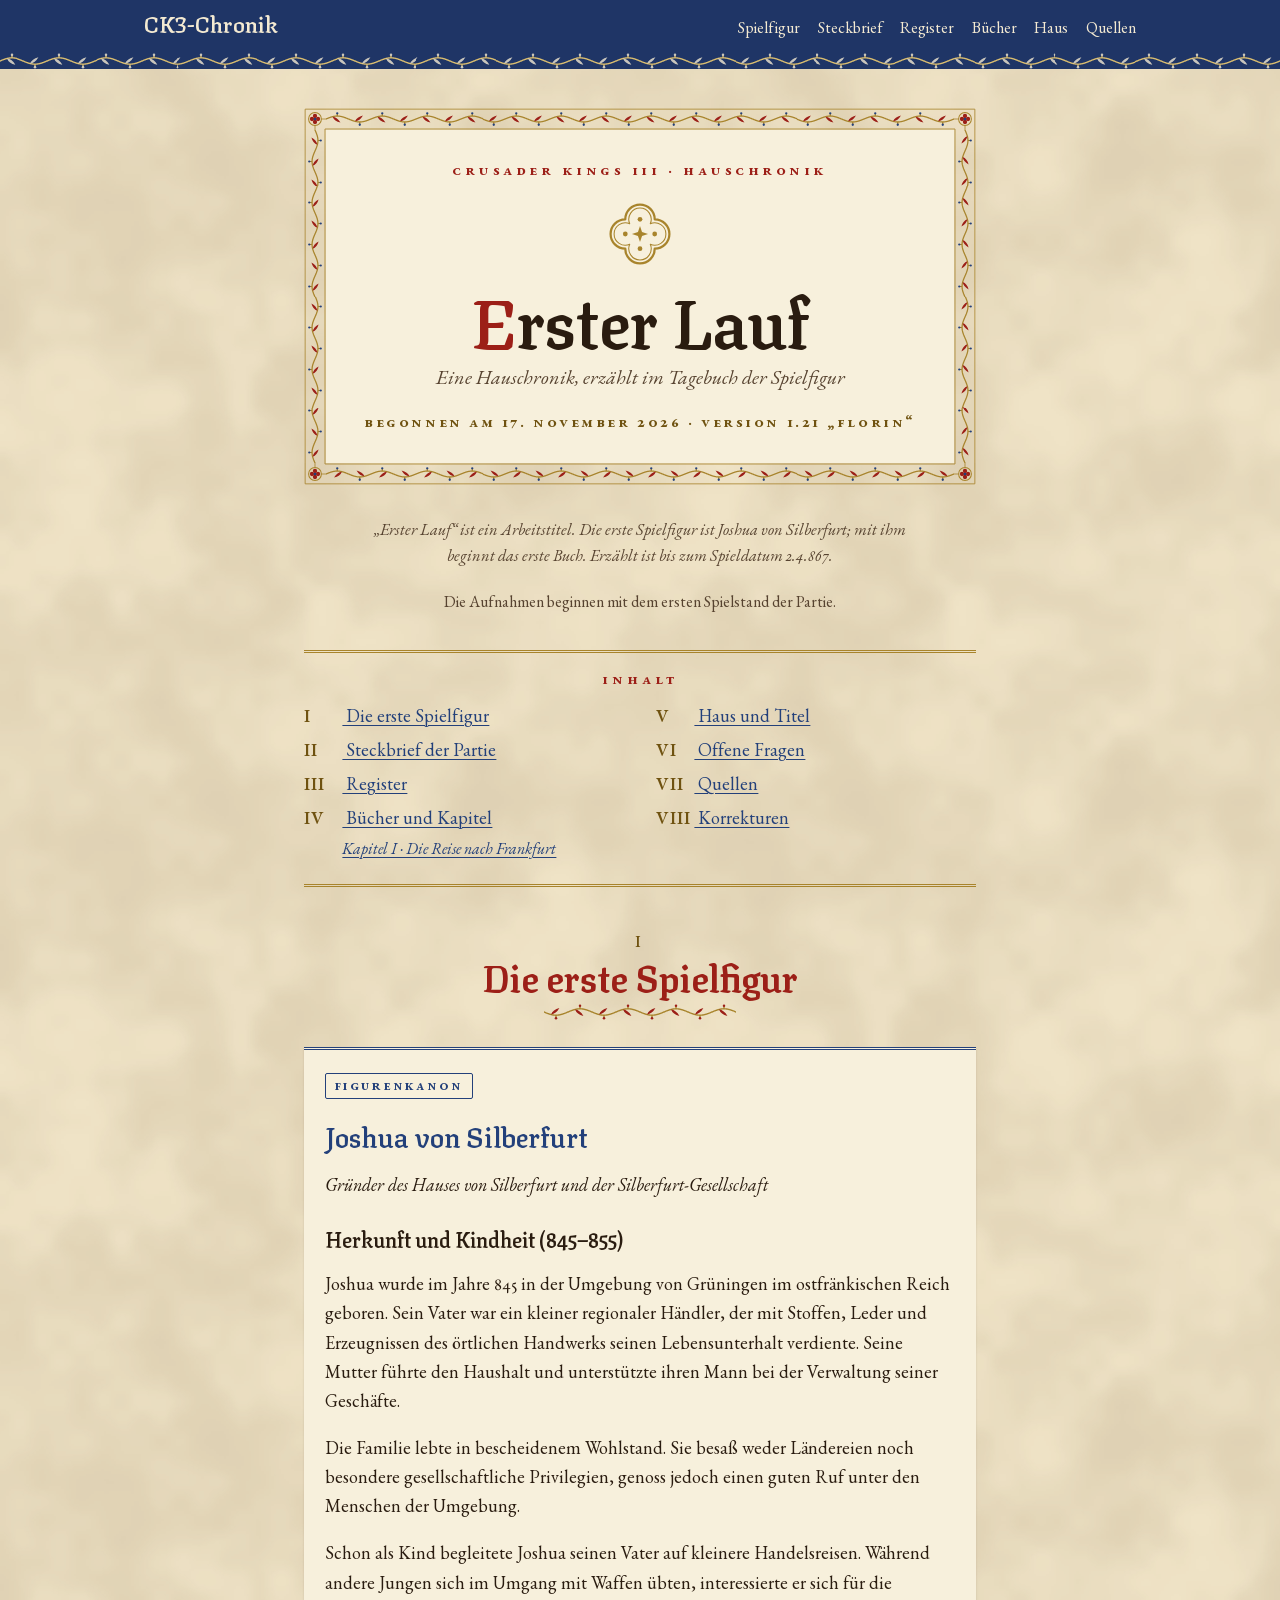
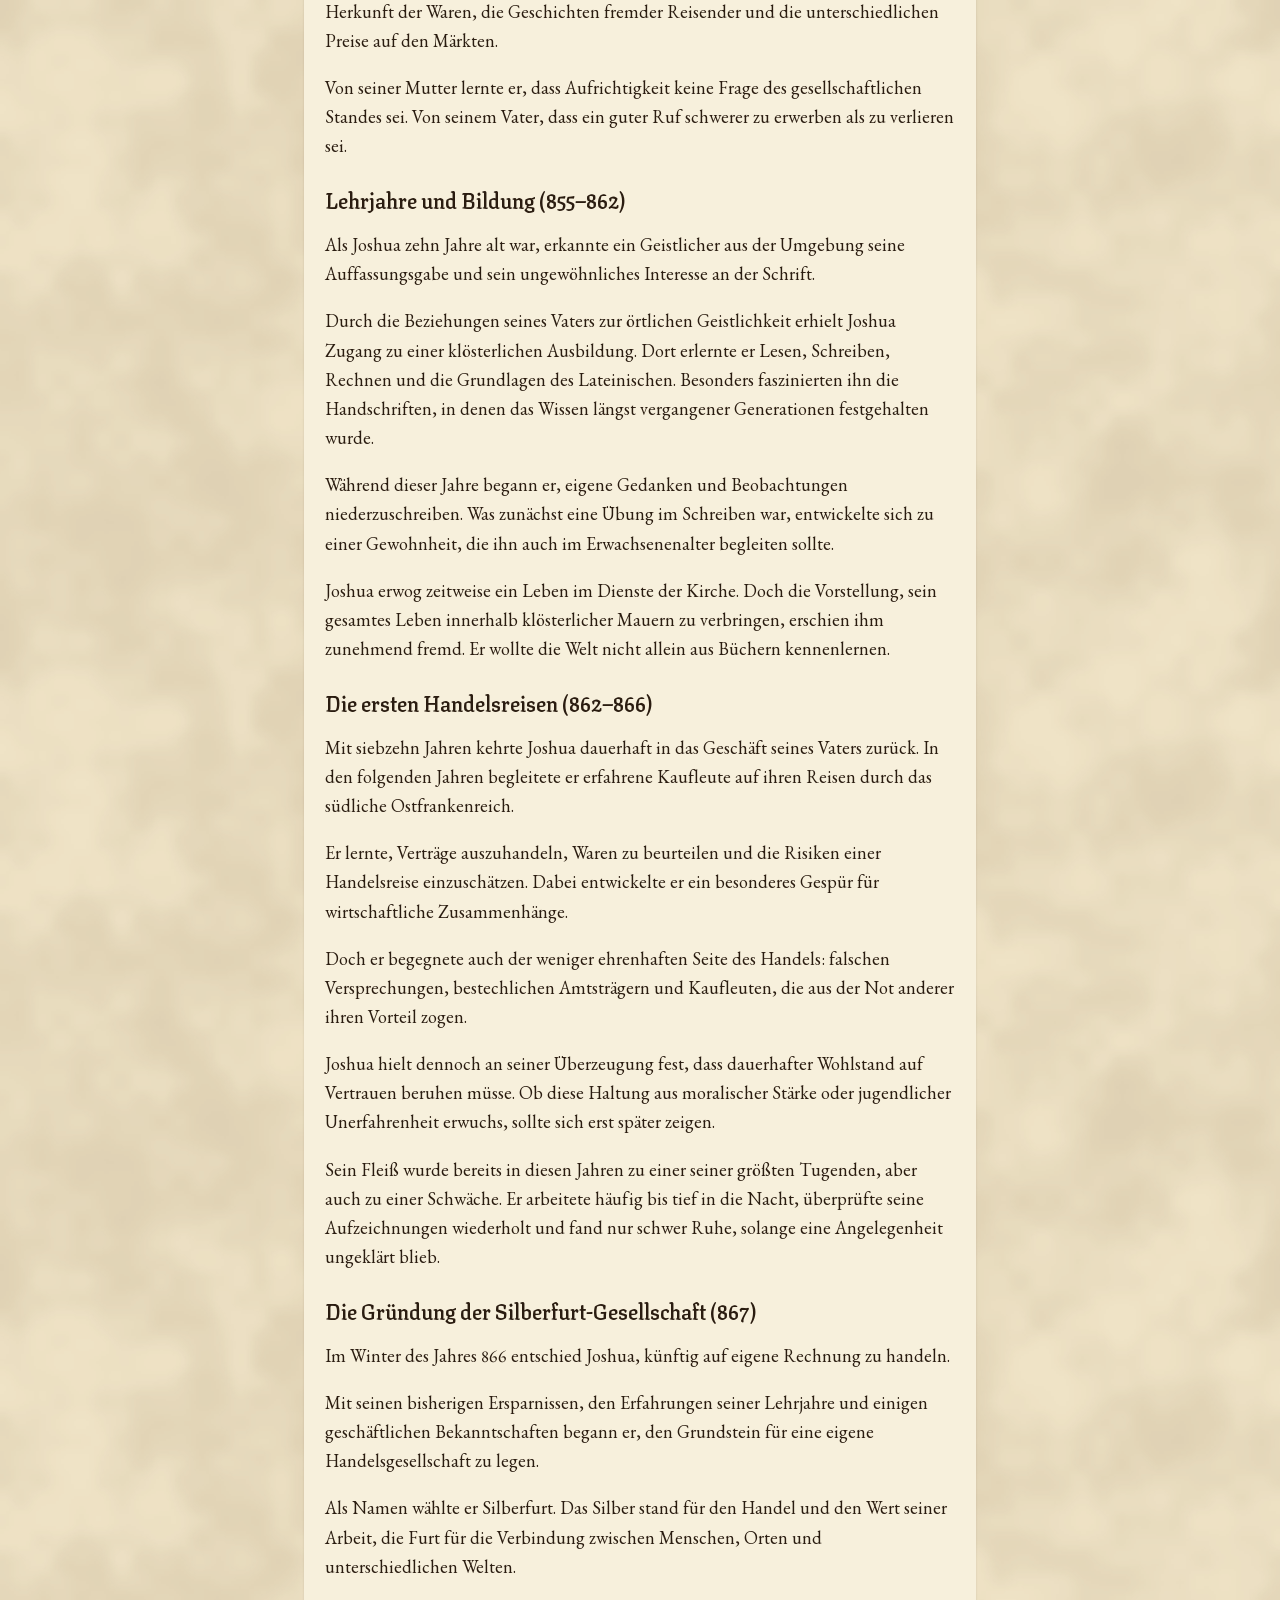
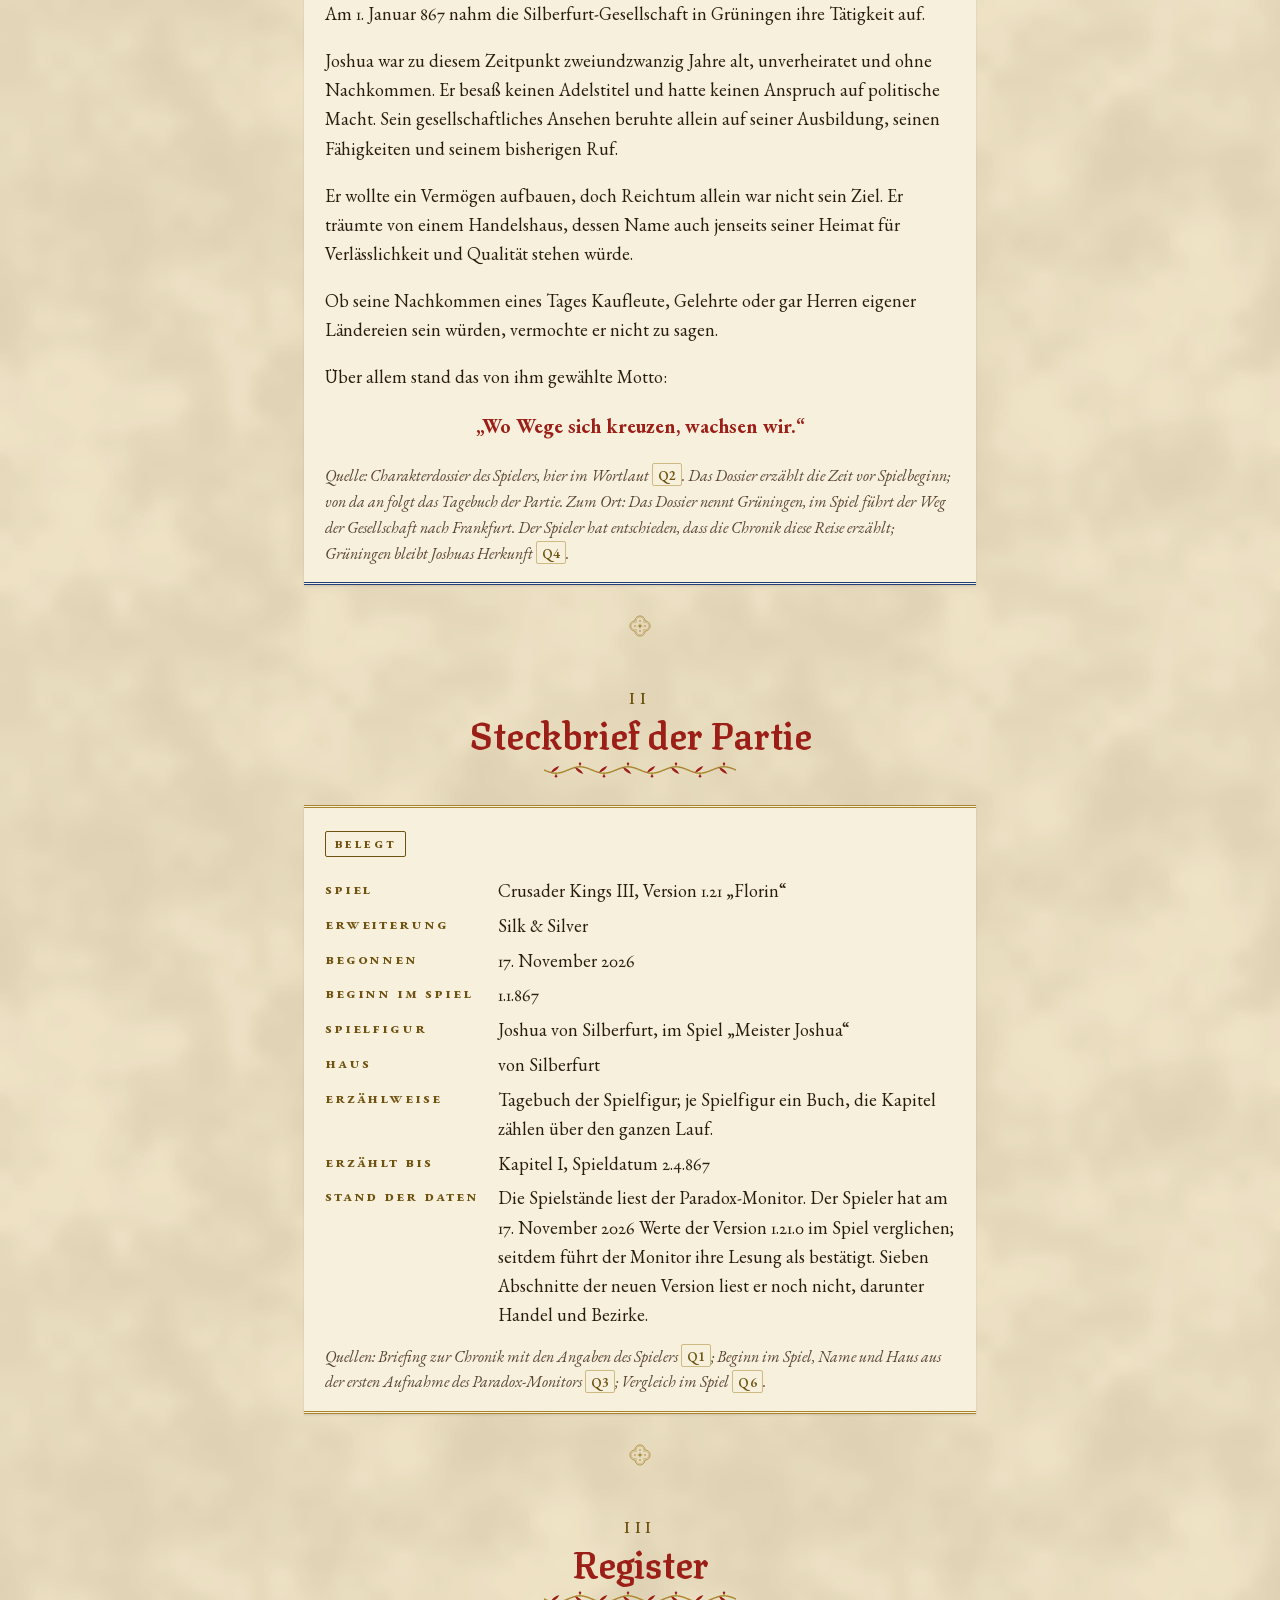
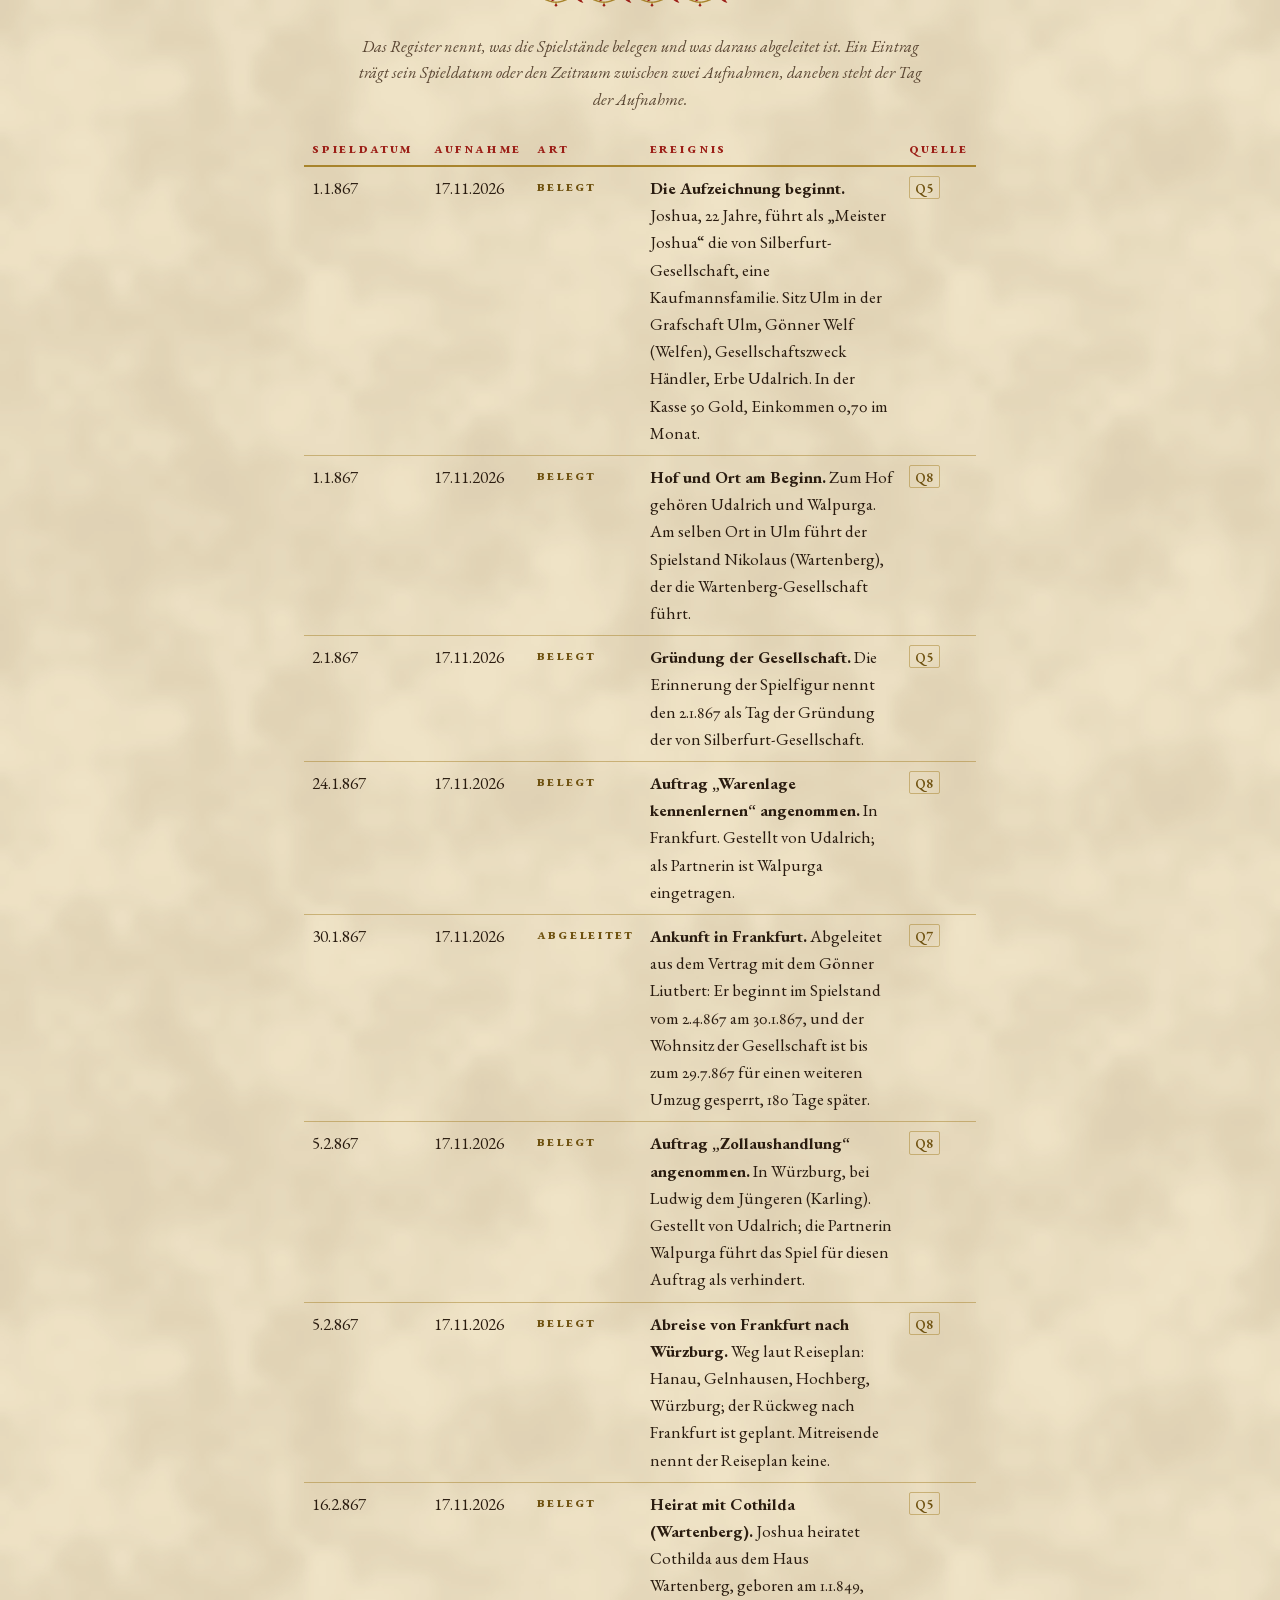
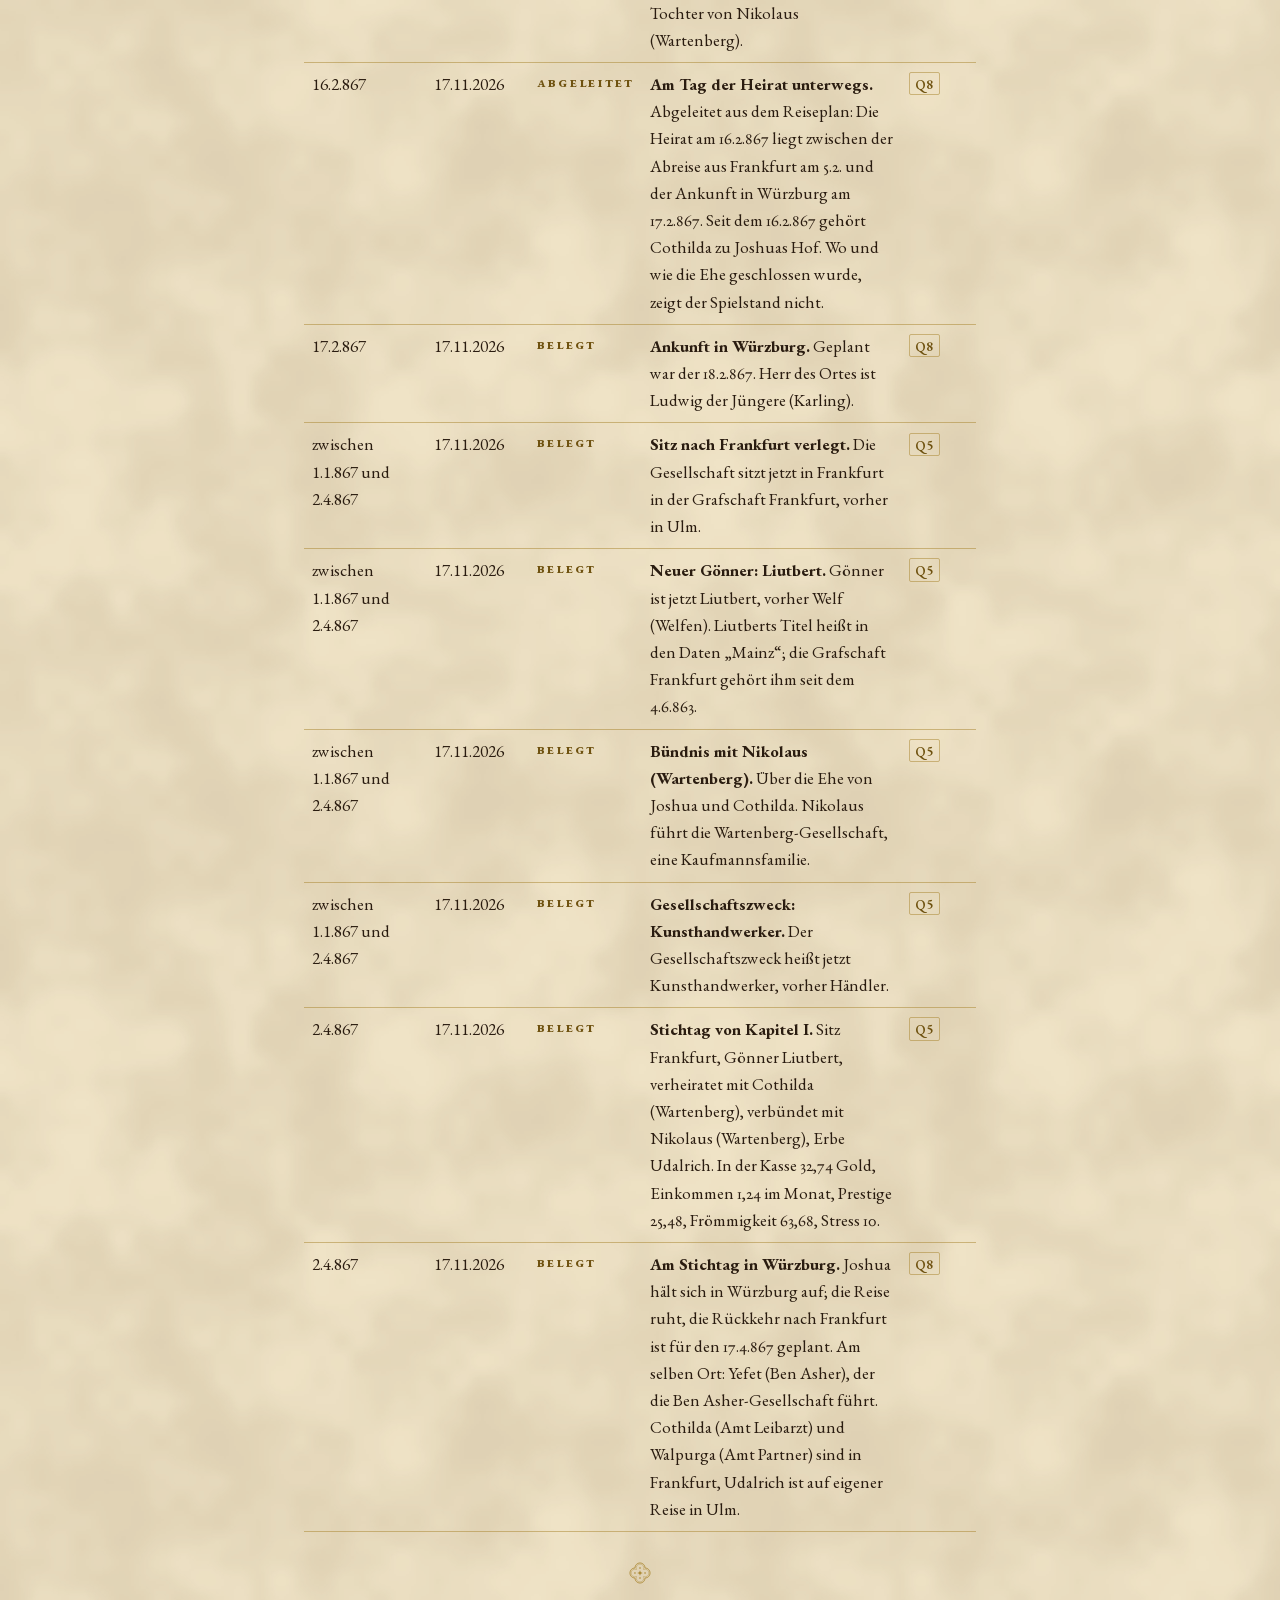
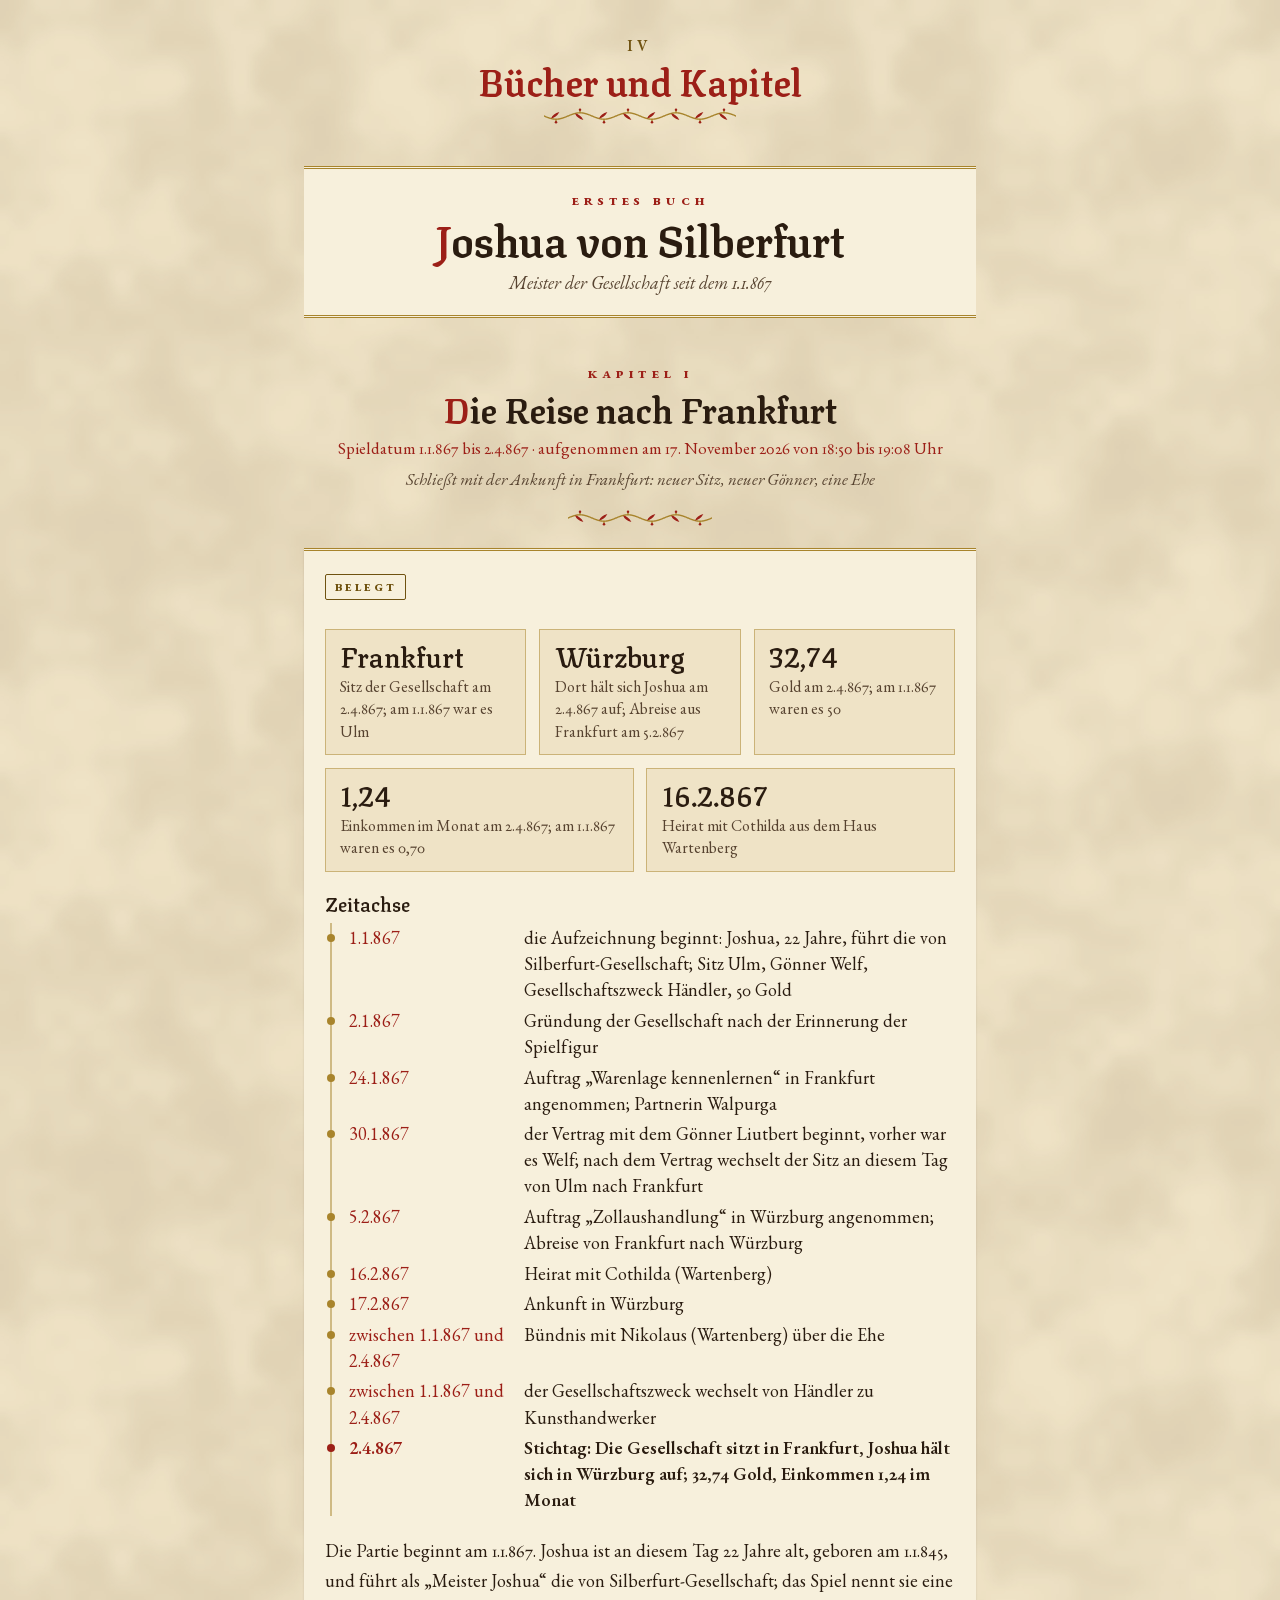
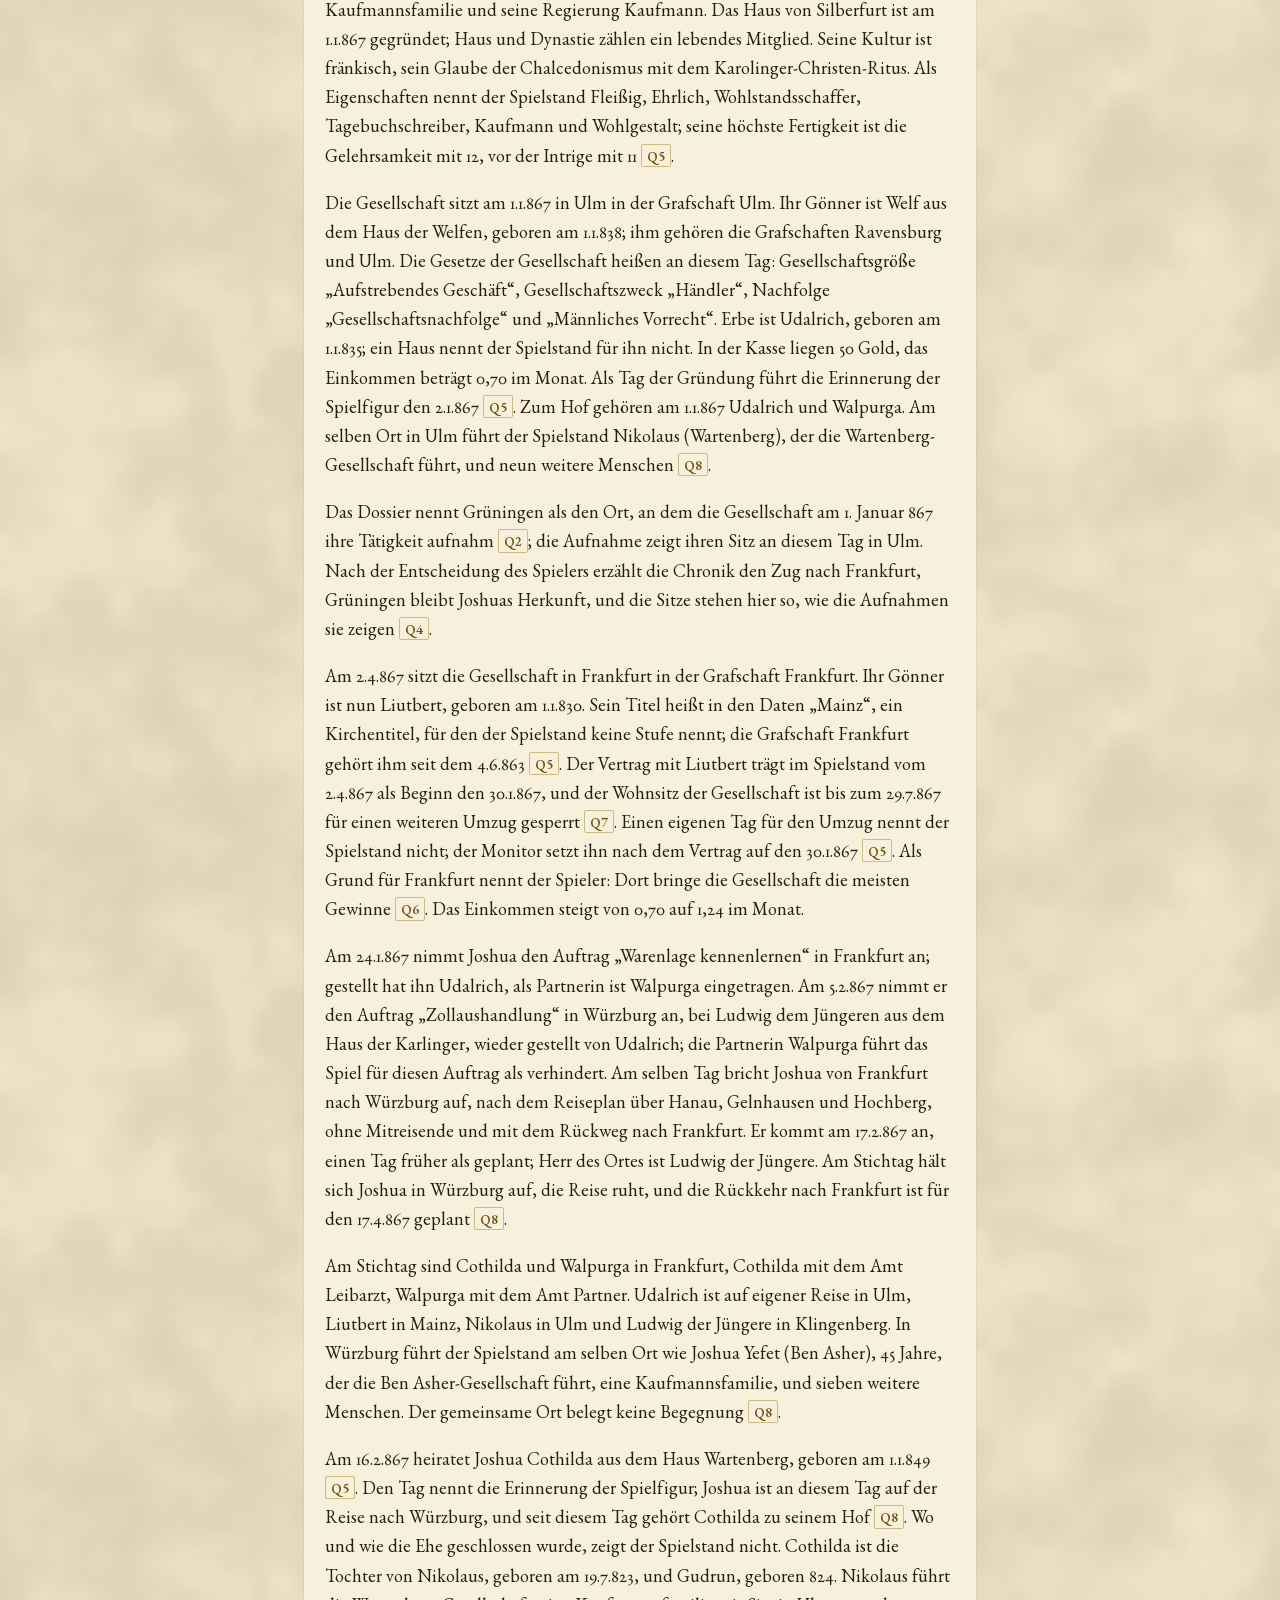
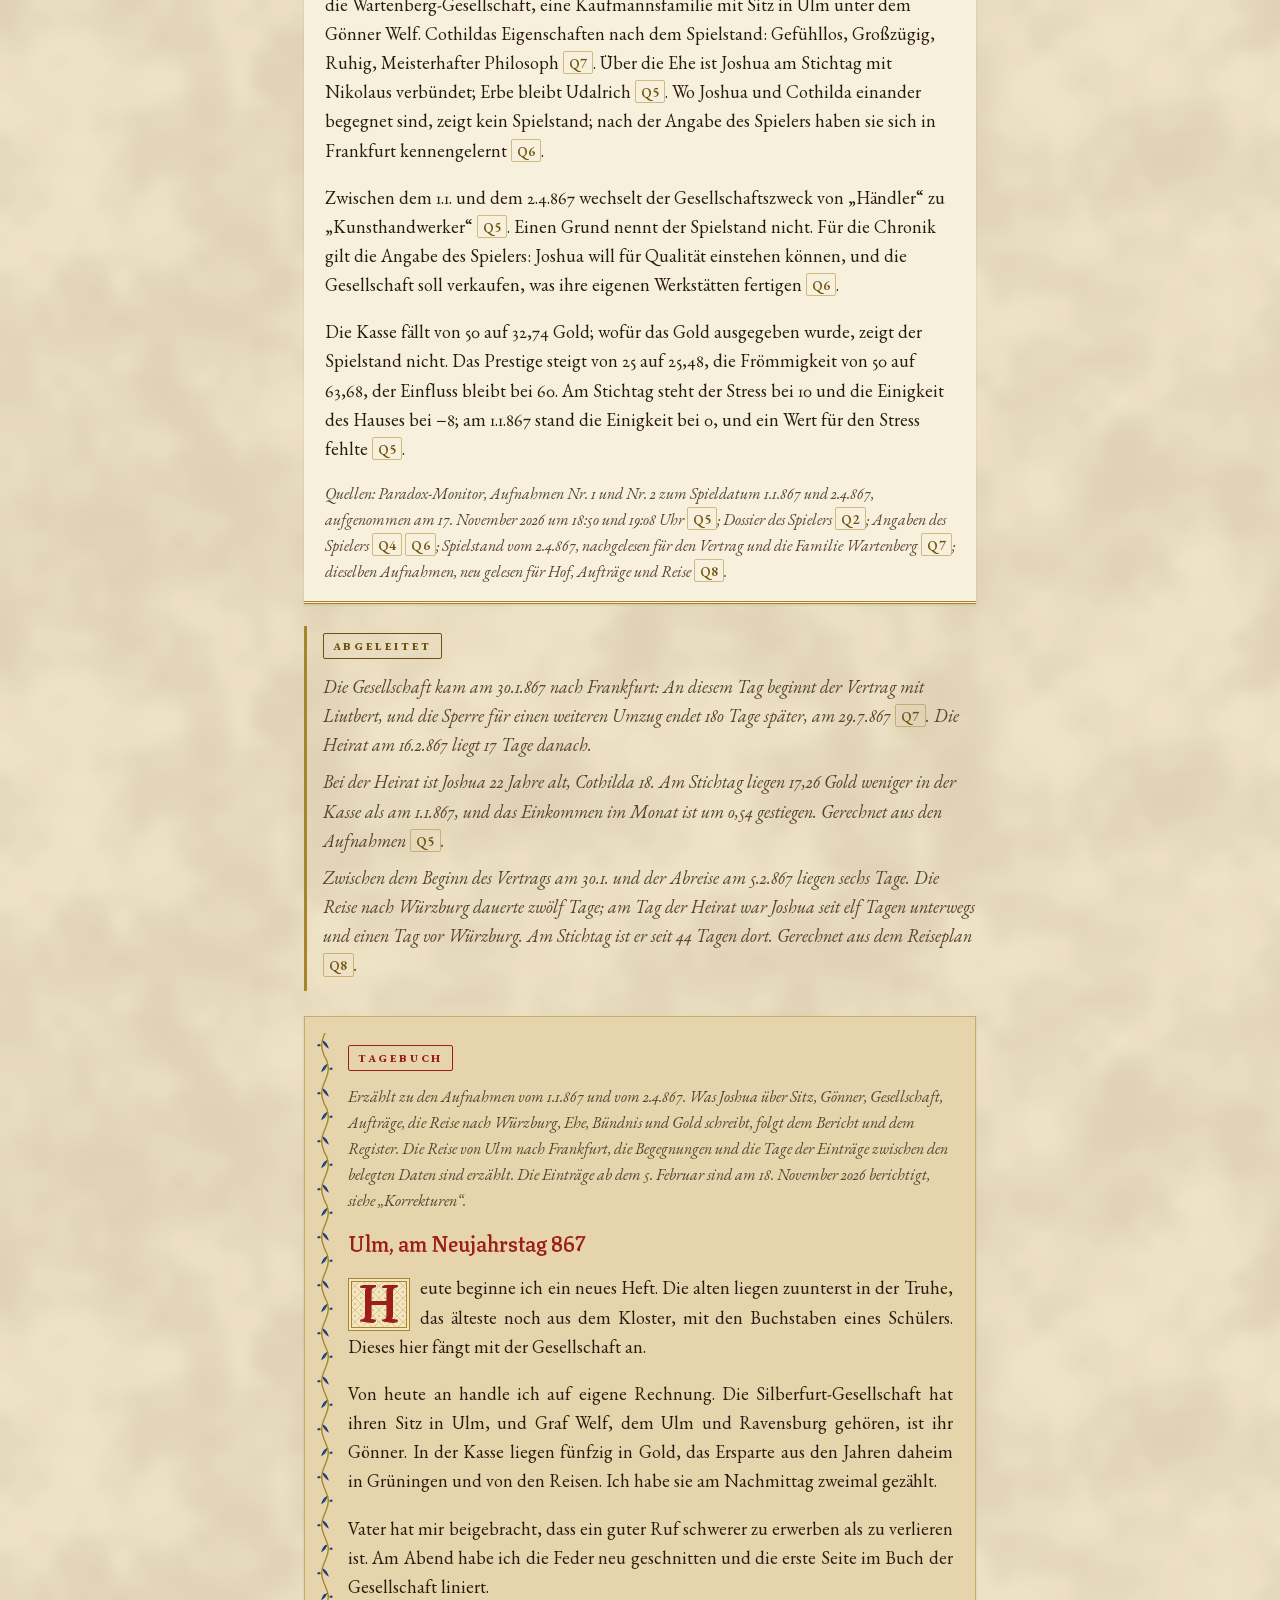
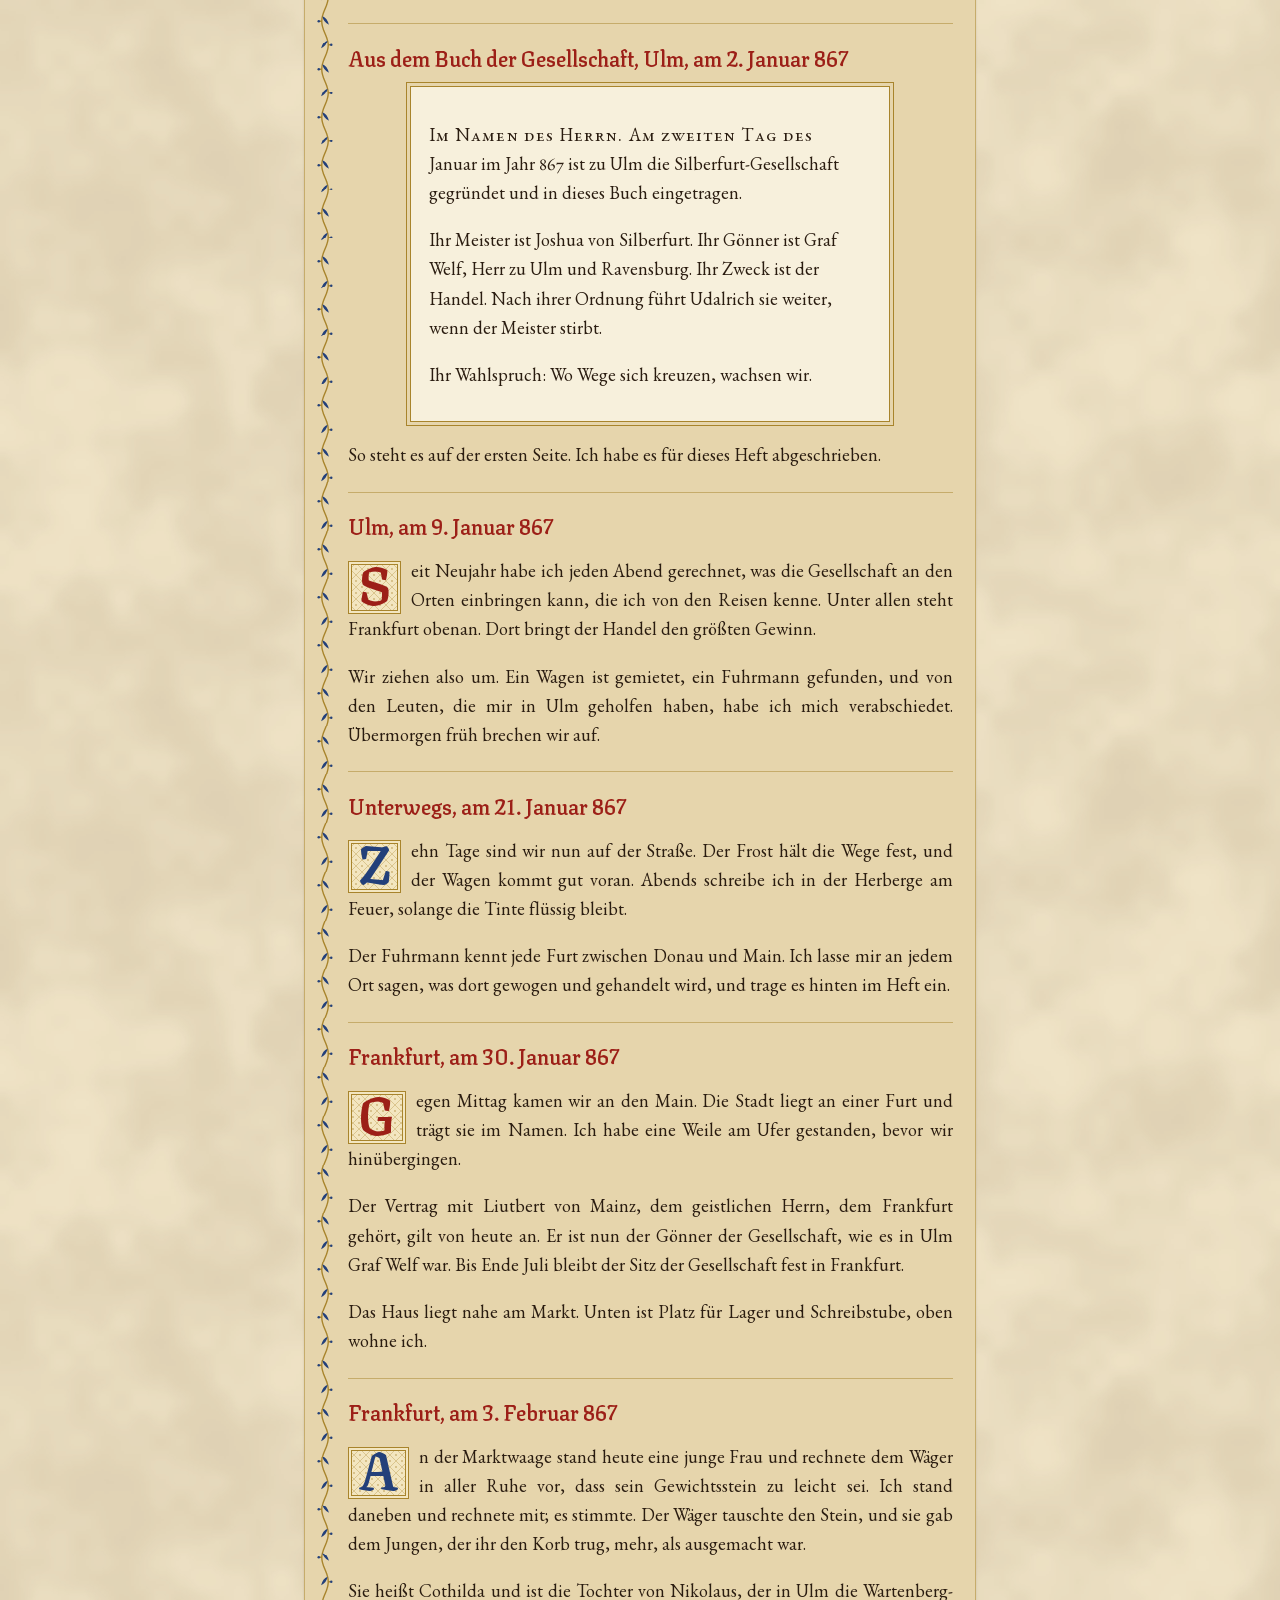
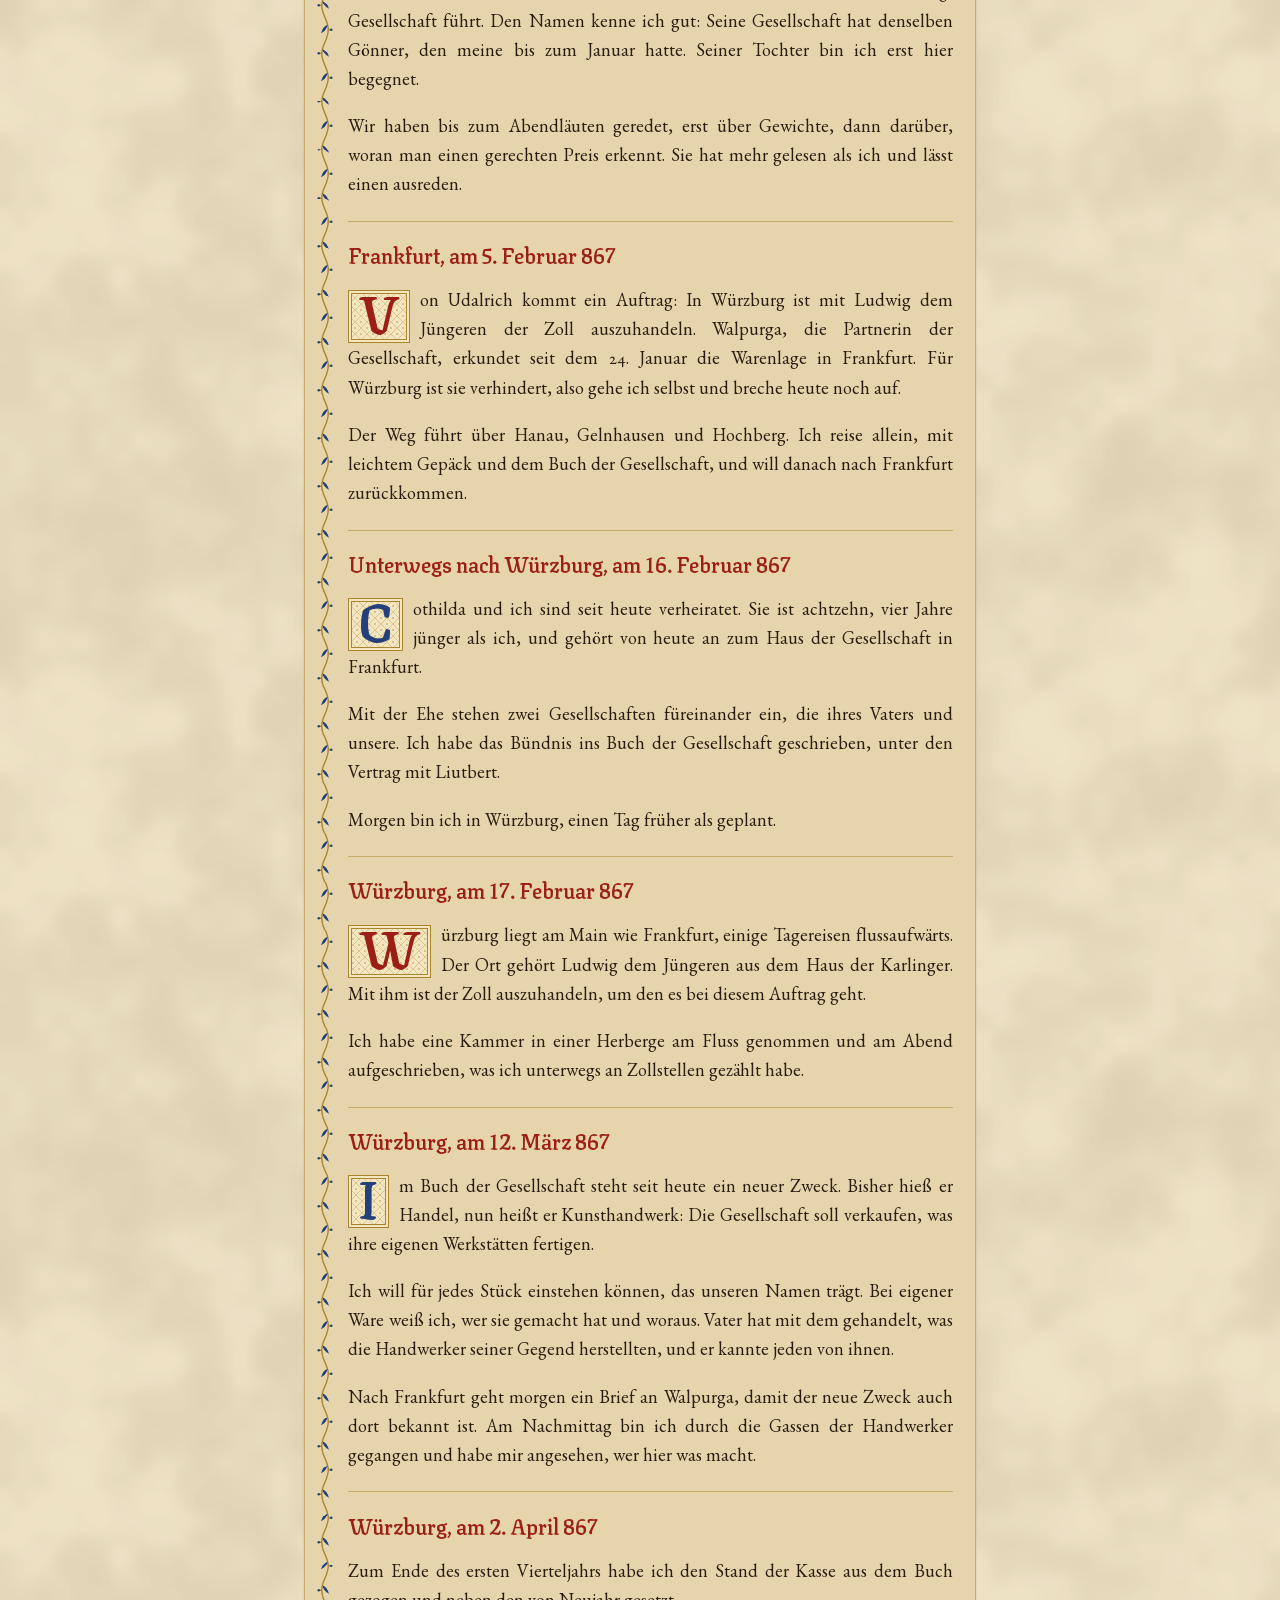
<file: saves/erster-lauf/chronik.html>
<!doctype html>
<html lang="de">
<head>
<meta charset="utf-8">
<meta name="viewport" content="width=device-width, initial-scale=1">
<meta name="color-scheme" content="light dark">
<title>Erster Lauf · CK3-Chronik</title>
<meta name="description" content="Chronik des ersten Laufs in Crusader Kings III: die Hauschronik der von Silberfurt, erzählt im Tagebuch der Spielfigur, mit Aufnahmen aus den Spielständen.">
<link rel="icon" href="../../assets/zeichen.svg" type="image/svg+xml">
<link rel="stylesheet" href="../../assets/handschrift.css">
<script src="../../assets/chronik.js" defer></script>
</head>
<body>
<a class="hs-sprung" href="#inhalt">Zum Inhalt</a>
<header class="hs-kopf">
  <div class="hs-kopf-innen">
    <a class="hs-marke" href="../../">CK3-Chronik</a>
    <nav aria-label="Abschnitte">
      <a href="#spielfigur">Spielfigur</a>
      <a href="#steckbrief">Steckbrief</a>
      <a href="#register">Register</a>
      <a href="#buecher">Bücher</a>
      <a href="#haus">Haus</a>
      <a href="#quellen">Quellen</a>
    </nav>
  </div>
  <div class="hs-leiste" aria-hidden="true"></div>
</header>

<main id="inhalt" data-lauf="erster-lauf">
  <section class="hs-titelblatt" aria-labelledby="titel">
    <p class="hs-oben">Crusader Kings III · Hauschronik</p>
    <div class="hs-vierpass" aria-hidden="true"></div>
    <h1 id="titel">Erster Lauf</h1>
    <p class="hs-unter">Eine Hauschronik, erzählt im Tagebuch der Spielfigur</p>
    <p class="hs-zeile">Begonnen am 17. November 2026 · Version 1.21 „Florin“</p>
  </section>

  <p class="hs-hinweis">„Erster Lauf“ ist ein Arbeitstitel. Die erste Spielfigur ist Joshua von Silberfurt; mit ihm beginnt das erste Buch. Erzählt ist bis zum Spieldatum 2.4.867.</p>
  <p class="hs-aufnahmen" id="aufnahmen" aria-live="polite">Die Aufnahmen beginnen mit dem ersten Spielstand der Partie.</p>

  <nav class="hs-inhalt" aria-labelledby="inhalt-titel">
    <h2 id="inhalt-titel">Inhalt</h2>
    <ol>
      <li><a href="#spielfigur"><span class="hs-nr">I</span> Die erste Spielfigur</a></li>
      <li><a href="#steckbrief"><span class="hs-nr">II</span> Steckbrief der Partie</a></li>
      <li><a href="#register"><span class="hs-nr">III</span> Register</a></li>
      <li><a href="#buecher"><span class="hs-nr">IV</span> Bücher und Kapitel</a>
        <ol class="hs-inhalt-kapitel">
          <li><a href="#kapitel-1">Kapitel I · Die Reise nach Frankfurt</a></li>
        </ol>
      </li>
      <li><a href="#haus"><span class="hs-nr">V</span> Haus und Titel</a></li>
      <li><a href="#fragen"><span class="hs-nr">VI</span> Offene Fragen</a></li>
      <li><a href="#quellen"><span class="hs-nr">VII</span> Quellen</a></li>
      <li><a href="#korrekturen"><span class="hs-nr">VIII</span> Korrekturen</a></li>
    </ol>
  </nav>

  <section class="hs-abschnitt" id="spielfigur" aria-labelledby="spielfigur-titel">
    <h2 id="spielfigur-titel"><span class="hs-nr">I</span> Die erste Spielfigur</h2>
    <div class="hs-leiste" aria-hidden="true"></div>
    <!-- Wortlaut des Spielers aus lore/joshua-von-silberfurt.md (bis vor „Offen“). Nicht umschreiben:
         Die Datenprüfung vergleicht jeden Absatz mit der Datei. -->
    <div class="hs-kanon" data-kanon="lore/joshua-von-silberfurt.md">
      <span class="hs-etikett">Figurenkanon</span>
      <h3>Joshua von Silberfurt</h3>
      <p><i>Gründer des Hauses von Silberfurt und der Silberfurt-Gesellschaft</i></p>
      <h4>Herkunft und Kindheit (845–855)</h4>
      <p>Joshua wurde im Jahre 845 in der Umgebung von Grüningen im ostfränkischen Reich geboren. Sein Vater war ein kleiner regionaler Händler, der mit Stoffen, Leder und Erzeugnissen des örtlichen Handwerks seinen Lebensunterhalt verdiente. Seine Mutter führte den Haushalt und unterstützte ihren Mann bei der Verwaltung seiner Geschäfte.</p>
      <p>Die Familie lebte in bescheidenem Wohlstand. Sie besaß weder Ländereien noch besondere gesellschaftliche Privilegien, genoss jedoch einen guten Ruf unter den Menschen der Umgebung.</p>
      <p>Schon als Kind begleitete Joshua seinen Vater auf kleinere Handelsreisen. Während andere Jungen sich im Umgang mit Waffen übten, interessierte er sich für die Herkunft der Waren, die Geschichten fremder Reisender und die unterschiedlichen Preise auf den Märkten.</p>
      <p>Von seiner Mutter lernte er, dass Aufrichtigkeit keine Frage des gesellschaftlichen Standes sei. Von seinem Vater, dass ein guter Ruf schwerer zu erwerben als zu verlieren sei.</p>
      <h4>Lehrjahre und Bildung (855–862)</h4>
      <p>Als Joshua zehn Jahre alt war, erkannte ein Geistlicher aus der Umgebung seine Auffassungsgabe und sein ungewöhnliches Interesse an der Schrift.</p>
      <p>Durch die Beziehungen seines Vaters zur örtlichen Geistlichkeit erhielt Joshua Zugang zu einer klösterlichen Ausbildung. Dort erlernte er Lesen, Schreiben, Rechnen und die Grundlagen des Lateinischen. Besonders faszinierten ihn die Handschriften, in denen das Wissen längst vergangener Generationen festgehalten wurde.</p>
      <p>Während dieser Jahre begann er, eigene Gedanken und Beobachtungen niederzuschreiben. Was zunächst eine Übung im Schreiben war, entwickelte sich zu einer Gewohnheit, die ihn auch im Erwachsenenalter begleiten sollte.</p>
      <p>Joshua erwog zeitweise ein Leben im Dienste der Kirche. Doch die Vorstellung, sein gesamtes Leben innerhalb klösterlicher Mauern zu verbringen, erschien ihm zunehmend fremd. Er wollte die Welt nicht allein aus Büchern kennenlernen.</p>
      <h4>Die ersten Handelsreisen (862–866)</h4>
      <p>Mit siebzehn Jahren kehrte Joshua dauerhaft in das Geschäft seines Vaters zurück. In den folgenden Jahren begleitete er erfahrene Kaufleute auf ihren Reisen durch das südliche Ostfrankenreich.</p>
      <p>Er lernte, Verträge auszuhandeln, Waren zu beurteilen und die Risiken einer Handelsreise einzuschätzen. Dabei entwickelte er ein besonderes Gespür für wirtschaftliche Zusammenhänge.</p>
      <p>Doch er begegnete auch der weniger ehrenhaften Seite des Handels: falschen Versprechungen, bestechlichen Amtsträgern und Kaufleuten, die aus der Not anderer ihren Vorteil zogen.</p>
      <p>Joshua hielt dennoch an seiner Überzeugung fest, dass dauerhafter Wohlstand auf Vertrauen beruhen müsse. Ob diese Haltung aus moralischer Stärke oder jugendlicher Unerfahrenheit erwuchs, sollte sich erst später zeigen.</p>
      <p>Sein Fleiß wurde bereits in diesen Jahren zu einer seiner größten Tugenden, aber auch zu einer Schwäche. Er arbeitete häufig bis tief in die Nacht, überprüfte seine Aufzeichnungen wiederholt und fand nur schwer Ruhe, solange eine Angelegenheit ungeklärt blieb.</p>
      <h4>Die Gründung der Silberfurt-Gesellschaft (867)</h4>
      <p>Im Winter des Jahres 866 entschied Joshua, künftig auf eigene Rechnung zu handeln.</p>
      <p>Mit seinen bisherigen Ersparnissen, den Erfahrungen seiner Lehrjahre und einigen geschäftlichen Bekanntschaften begann er, den Grundstein für eine eigene Handelsgesellschaft zu legen.</p>
      <p>Als Namen wählte er Silberfurt. Das Silber stand für den Handel und den Wert seiner Arbeit, die Furt für die Verbindung zwischen Menschen, Orten und unterschiedlichen Welten.</p>
      <p>Am 1. Januar 867 nahm die Silberfurt-Gesellschaft in Grüningen ihre Tätigkeit auf.</p>
      <p>Joshua war zu diesem Zeitpunkt zweiundzwanzig Jahre alt, unverheiratet und ohne Nachkommen. Er besaß keinen Adelstitel und hatte keinen Anspruch auf politische Macht. Sein gesellschaftliches Ansehen beruhte allein auf seiner Ausbildung, seinen Fähigkeiten und seinem bisherigen Ruf.</p>
      <p>Er wollte ein Vermögen aufbauen, doch Reichtum allein war nicht sein Ziel. Er träumte von einem Handelshaus, dessen Name auch jenseits seiner Heimat für Verlässlichkeit und Qualität stehen würde.</p>
      <p>Ob seine Nachkommen eines Tages Kaufleute, Gelehrte oder gar Herren eigener Ländereien sein würden, vermochte er nicht zu sagen.</p>
      <p>Über allem stand das von ihm gewählte Motto:</p>
      <p class="hs-motto"><strong>„Wo Wege sich kreuzen, wachsen wir.“</strong></p>
      <p class="hs-quelle">Quelle: Charakterdossier des Spielers, hier im Wortlaut <a class="hs-q" href="#q2" aria-label="Quelle Q2">Q2</a>. Das Dossier erzählt die Zeit vor Spielbeginn; von da an folgt das Tagebuch der Partie. Zum Ort: Das Dossier nennt Grüningen, im Spiel führt der Weg der Gesellschaft nach Frankfurt. Der Spieler hat entschieden, dass die Chronik diese Reise erzählt; Grüningen bleibt Joshuas Herkunft <a class="hs-q" href="#q4" aria-label="Quelle Q4">Q4</a>.</p>
    </div>
    <div class="hs-vierpass hs-schluss" aria-hidden="true"></div>
  </section>

  <section class="hs-abschnitt" id="steckbrief" aria-labelledby="steckbrief-titel">
    <h2 id="steckbrief-titel"><span class="hs-nr">II</span> Steckbrief der Partie</h2>
    <div class="hs-leiste" aria-hidden="true"></div>
    <div class="hs-bericht">
      <span class="hs-etikett">Belegt</span>
      <dl class="hs-steckbrief">
        <dt>Spiel</dt><dd>Crusader Kings III, Version 1.21 „Florin“</dd>
        <dt>Erweiterung</dt><dd>Silk &amp; Silver</dd>
        <dt>Begonnen</dt><dd>17. November 2026</dd>
        <dt>Beginn im Spiel</dt><dd>1.1.867</dd>
        <dt>Spielfigur</dt><dd>Joshua von Silberfurt, im Spiel „Meister Joshua“</dd>
        <dt>Haus</dt><dd>von Silberfurt</dd>
        <dt>Erzählweise</dt><dd>Tagebuch der Spielfigur; je Spielfigur ein Buch, die Kapitel zählen über den ganzen Lauf.</dd>
        <dt>Erzählt bis</dt><dd>Kapitel I, Spieldatum 2.4.867</dd>
        <dt>Stand der Daten</dt><dd>Die Spielstände liest der Paradox-Monitor. Der Spieler hat am 17. November 2026 Werte der Version 1.21.0 im Spiel verglichen; seitdem führt der Monitor ihre Lesung als bestätigt. Sieben Abschnitte der neuen Version liest er noch nicht, darunter Handel und Bezirke.</dd>
      </dl>
      <p class="hs-quelle">Quellen: Briefing zur Chronik mit den Angaben des Spielers <a class="hs-q" href="#q1" aria-label="Quelle Q1">Q1</a>; Beginn im Spiel, Name und Haus aus der ersten Aufnahme des Paradox-Monitors <a class="hs-q" href="#q3" aria-label="Quelle Q3">Q3</a>; Vergleich im Spiel <a class="hs-q" href="#q6" aria-label="Quelle Q6">Q6</a>.</p>
    </div>
    <div class="hs-vierpass hs-schluss" aria-hidden="true"></div>
  </section>

  <section class="hs-abschnitt" id="register" aria-labelledby="register-titel">
    <h2 id="register-titel"><span class="hs-nr">III</span> Register</h2>
    <div class="hs-leiste" aria-hidden="true"></div>
    <p class="hs-hinweis">Das Register nennt, was die Spielstände belegen und was daraus abgeleitet ist. Ein Eintrag trägt sein Spieldatum oder den Zeitraum zwischen zwei Aufnahmen, daneben steht der Tag der Aufnahme.</p>
    <div class="hs-tabelle-rahmen"><table class="hs-register">
      <thead><tr><th scope="col">Spieldatum</th><th scope="col">Aufnahme</th><th scope="col">Art</th><th scope="col">Ereignis</th><th scope="col">Quelle</th></tr></thead>
      <tbody id="register-zeilen"><tr><td class="hs-leer" colspan="5">Das Register lädt …</td></tr></tbody>
    </table></div>
    <div class="hs-vierpass hs-schluss" aria-hidden="true"></div>
  </section>

  <section class="hs-abschnitt" id="buecher" aria-labelledby="buecher-titel">
    <h2 id="buecher-titel"><span class="hs-nr">IV</span> Bücher und Kapitel</h2>
    <div class="hs-leiste" aria-hidden="true"></div>
    <!-- Je Spielfigur ein Buch: <section class="hs-buch" id="buch-N">, darin die Kapitel als
         <article class="hs-kapitel" id="kapitel-N">. Kapitel zählen über alle Bücher fortlaufend (docs/, Regeln des Laufs). -->
    <section class="hs-buch" id="buch-1" aria-labelledby="buch-1-titel">
      <header class="hs-buch-kopf">
        <p class="hs-buch-nr">Erstes Buch</p>
        <h3 id="buch-1-titel">Joshua von Silberfurt</h3>
        <p class="hs-buch-zeit">Meister der Gesellschaft seit dem 1.1.867</p>
      </header>

      <article class="hs-kapitel" id="kapitel-1" data-spieldatum-bis="0867-04-02" aria-labelledby="kapitel-1-titel">
        <header class="hs-kapitel-kopf">
          <p class="hs-kapitel-nr">Kapitel I</p>
          <h4 id="kapitel-1-titel">Die Reise nach Frankfurt</h4>
          <p class="hs-kapitel-zeit">Spieldatum 1.1.867 bis 2.4.867 · aufgenommen am 17.&nbsp;November 2026 von 18:50 bis 19:08&nbsp;Uhr</p>
          <p class="hs-kapitel-einschnitt">Schließt mit der Ankunft in Frankfurt: neuer Sitz, neuer Gönner, eine Ehe</p>
          <div class="hs-leiste" aria-hidden="true"></div>
        </header>

        <div class="hs-bericht">
          <span class="hs-etikett">Belegt</span>
          <div class="hs-kennzahlen">
            <div class="hs-kennzahl"><b>Frankfurt</b><span>Sitz der Gesellschaft am 2.4.867; am 1.1.867 war es Ulm</span></div>
            <div class="hs-kennzahl"><b>Würzburg</b><span>Dort hält sich Joshua am 2.4.867 auf; Abreise aus Frankfurt am 5.2.867</span></div>
            <div class="hs-kennzahl"><b>32,74</b><span>Gold am 2.4.867; am 1.1.867 waren es 50</span></div>
            <div class="hs-kennzahl"><b>1,24</b><span>Einkommen im Monat am 2.4.867; am 1.1.867 waren es 0,70</span></div>
            <div class="hs-kennzahl"><b>16.2.867</b><span>Heirat mit Cothilda aus dem Haus Wartenberg</span></div>
          </div>

          <h5>Zeitachse</h5>
          <ol class="hs-zeitachse">
            <li><span class="hs-zeitpunkt">1.1.867</span><span>die Aufzeichnung beginnt: Joshua, 22 Jahre, führt die von Silberfurt-Gesellschaft; Sitz Ulm, Gönner Welf, Gesellschaftszweck Händler, 50 Gold</span></li>
            <li><span class="hs-zeitpunkt">2.1.867</span><span>Gründung der Gesellschaft nach der Erinnerung der Spielfigur</span></li>
            <li><span class="hs-zeitpunkt">24.1.867</span><span>Auftrag „Warenlage kennenlernen“ in Frankfurt angenommen; Partnerin Walpurga</span></li>
            <li><span class="hs-zeitpunkt">30.1.867</span><span>der Vertrag mit dem Gönner Liutbert beginnt, vorher war es Welf; nach dem Vertrag wechselt der Sitz an diesem Tag von Ulm nach Frankfurt</span></li>
            <li><span class="hs-zeitpunkt">5.2.867</span><span>Auftrag „Zollaushandlung“ in Würzburg angenommen; Abreise von Frankfurt nach Würzburg</span></li>
            <li><span class="hs-zeitpunkt">16.2.867</span><span>Heirat mit Cothilda (Wartenberg)</span></li>
            <li><span class="hs-zeitpunkt">17.2.867</span><span>Ankunft in Würzburg</span></li>
            <li><span class="hs-zeitpunkt">zwischen 1.1.867 und 2.4.867</span><span>Bündnis mit Nikolaus (Wartenberg) über die Ehe</span></li>
            <li><span class="hs-zeitpunkt">zwischen 1.1.867 und 2.4.867</span><span>der Gesellschaftszweck wechselt von Händler zu Kunsthandwerker</span></li>
            <li class="hs-einschnitt"><span class="hs-zeitpunkt">2.4.867</span><span>Stichtag: Die Gesellschaft sitzt in Frankfurt, Joshua hält sich in Würzburg auf; 32,74 Gold, Einkommen 1,24 im Monat</span></li>
          </ol>

          <p>Die Partie beginnt am 1.1.867. Joshua ist an diesem Tag 22 Jahre alt, geboren am 1.1.845, und führt als „Meister Joshua“ die von Silberfurt-Gesellschaft; das Spiel nennt sie eine Kaufmannsfamilie und seine Regierung Kaufmann. Das Haus von Silberfurt ist am 1.1.867 gegründet; Haus und Dynastie zählen ein lebendes Mitglied. Seine Kultur ist fränkisch, sein Glaube der Chalcedonismus mit dem Karolinger-Christen-Ritus. Als Eigenschaften nennt der Spielstand Fleißig, Ehrlich, Wohlstandsschaffer, Tagebuchschreiber, Kaufmann und Wohlgestalt; seine höchste Fertigkeit ist die Gelehrsamkeit mit 12, vor der Intrige mit 11 <a class="hs-q" href="#q5" aria-label="Quelle Q5">Q5</a>.</p>
          <p>Die Gesellschaft sitzt am 1.1.867 in Ulm in der Grafschaft Ulm. Ihr Gönner ist Welf aus dem Haus der Welfen, geboren am 1.1.838; ihm gehören die Grafschaften Ravensburg und Ulm. Die Gesetze der Gesellschaft heißen an diesem Tag: Gesellschaftsgröße „Aufstrebendes Geschäft“, Gesellschaftszweck „Händler“, Nachfolge „Gesellschaftsnachfolge“ und „Männliches Vorrecht“. Erbe ist Udalrich, geboren am 1.1.835; ein Haus nennt der Spielstand für ihn nicht. In der Kasse liegen 50 Gold, das Einkommen beträgt 0,70 im Monat. Als Tag der Gründung führt die Erinnerung der Spielfigur den 2.1.867 <a class="hs-q" href="#q5" aria-label="Quelle Q5">Q5</a>. Zum Hof gehören am 1.1.867 Udalrich und Walpurga. Am selben Ort in Ulm führt der Spielstand Nikolaus (Wartenberg), der die Wartenberg-Gesellschaft führt, und neun weitere Menschen <a class="hs-q" href="#q8" aria-label="Quelle Q8">Q8</a>.</p>
          <p>Das Dossier nennt Grüningen als den Ort, an dem die Gesellschaft am 1.&nbsp;Januar 867 ihre Tätigkeit aufnahm <a class="hs-q" href="#q2" aria-label="Quelle Q2">Q2</a>; die Aufnahme zeigt ihren Sitz an diesem Tag in Ulm. Nach der Entscheidung des Spielers erzählt die Chronik den Zug nach Frankfurt, Grüningen bleibt Joshuas Herkunft, und die Sitze stehen hier so, wie die Aufnahmen sie zeigen <a class="hs-q" href="#q4" aria-label="Quelle Q4">Q4</a>.</p>
          <p>Am 2.4.867 sitzt die Gesellschaft in Frankfurt in der Grafschaft Frankfurt. Ihr Gönner ist nun Liutbert, geboren am 1.1.830. Sein Titel heißt in den Daten „Mainz“, ein Kirchentitel, für den der Spielstand keine Stufe nennt; die Grafschaft Frankfurt gehört ihm seit dem 4.6.863 <a class="hs-q" href="#q5" aria-label="Quelle Q5">Q5</a>. Der Vertrag mit Liutbert trägt im Spielstand vom 2.4.867 als Beginn den 30.1.867, und der Wohnsitz der Gesellschaft ist bis zum 29.7.867 für einen weiteren Umzug gesperrt <a class="hs-q" href="#q7" aria-label="Quelle Q7">Q7</a>. Einen eigenen Tag für den Umzug nennt der Spielstand nicht; der Monitor setzt ihn nach dem Vertrag auf den 30.1.867 <a class="hs-q" href="#q5" aria-label="Quelle Q5">Q5</a>. Als Grund für Frankfurt nennt der Spieler: Dort bringe die Gesellschaft die meisten Gewinne <a class="hs-q" href="#q6" aria-label="Quelle Q6">Q6</a>. Das Einkommen steigt von 0,70 auf 1,24 im Monat.</p>
          <p>Am 24.1.867 nimmt Joshua den Auftrag „Warenlage kennenlernen“ in Frankfurt an; gestellt hat ihn Udalrich, als Partnerin ist Walpurga eingetragen. Am 5.2.867 nimmt er den Auftrag „Zollaushandlung“ in Würzburg an, bei Ludwig dem Jüngeren aus dem Haus der Karlinger, wieder gestellt von Udalrich; die Partnerin Walpurga führt das Spiel für diesen Auftrag als verhindert. Am selben Tag bricht Joshua von Frankfurt nach Würzburg auf, nach dem Reiseplan über Hanau, Gelnhausen und Hochberg, ohne Mitreisende und mit dem Rückweg nach Frankfurt. Er kommt am 17.2.867 an, einen Tag früher als geplant; Herr des Ortes ist Ludwig der Jüngere. Am Stichtag hält sich Joshua in Würzburg auf, die Reise ruht, und die Rückkehr nach Frankfurt ist für den 17.4.867 geplant <a class="hs-q" href="#q8" aria-label="Quelle Q8">Q8</a>.</p>
          <p>Am Stichtag sind Cothilda und Walpurga in Frankfurt, Cothilda mit dem Amt Leibarzt, Walpurga mit dem Amt Partner. Udalrich ist auf eigener Reise in Ulm, Liutbert in Mainz, Nikolaus in Ulm und Ludwig der Jüngere in Klingenberg. In Würzburg führt der Spielstand am selben Ort wie Joshua Yefet (Ben Asher), 45 Jahre, der die Ben Asher-Gesellschaft führt, eine Kaufmannsfamilie, und sieben weitere Menschen. Der gemeinsame Ort belegt keine Begegnung <a class="hs-q" href="#q8" aria-label="Quelle Q8">Q8</a>.</p>
          <p>Am 16.2.867 heiratet Joshua Cothilda aus dem Haus Wartenberg, geboren am 1.1.849 <a class="hs-q" href="#q5" aria-label="Quelle Q5">Q5</a>. Den Tag nennt die Erinnerung der Spielfigur; Joshua ist an diesem Tag auf der Reise nach Würzburg, und seit diesem Tag gehört Cothilda zu seinem Hof <a class="hs-q" href="#q8" aria-label="Quelle Q8">Q8</a>. Wo und wie die Ehe geschlossen wurde, zeigt der Spielstand nicht. Cothilda ist die Tochter von Nikolaus, geboren am 19.7.823, und Gudrun, geboren 824. Nikolaus führt die Wartenberg-Gesellschaft, eine Kaufmannsfamilie mit Sitz in Ulm unter dem Gönner Welf. Cothildas Eigenschaften nach dem Spielstand: Gefühllos, Großzügig, Ruhig, Meisterhafter Philosoph <a class="hs-q" href="#q7" aria-label="Quelle Q7">Q7</a>. Über die Ehe ist Joshua am Stichtag mit Nikolaus verbündet; Erbe bleibt Udalrich <a class="hs-q" href="#q5" aria-label="Quelle Q5">Q5</a>. Wo Joshua und Cothilda einander begegnet sind, zeigt kein Spielstand; nach der Angabe des Spielers haben sie sich in Frankfurt kennengelernt <a class="hs-q" href="#q6" aria-label="Quelle Q6">Q6</a>.</p>
          <p>Zwischen dem 1.1. und dem 2.4.867 wechselt der Gesellschaftszweck von „Händler“ zu „Kunsthandwerker“ <a class="hs-q" href="#q5" aria-label="Quelle Q5">Q5</a>. Einen Grund nennt der Spielstand nicht. Für die Chronik gilt die Angabe des Spielers: Joshua will für Qualität einstehen können, und die Gesellschaft soll verkaufen, was ihre eigenen Werkstätten fertigen <a class="hs-q" href="#q6" aria-label="Quelle Q6">Q6</a>.</p>
          <p>Die Kasse fällt von 50 auf 32,74 Gold; wofür das Gold ausgegeben wurde, zeigt der Spielstand nicht. Das Prestige steigt von 25 auf 25,48, die Frömmigkeit von 50 auf 63,68, der Einfluss bleibt bei 60. Am Stichtag steht der Stress bei 10 und die Einigkeit des Hauses bei −8; am 1.1.867 stand die Einigkeit bei 0, und ein Wert für den Stress fehlte <a class="hs-q" href="#q5" aria-label="Quelle Q5">Q5</a>.</p>
          <p class="hs-quelle">Quellen: Paradox-Monitor, Aufnahmen Nr.&nbsp;1 und Nr.&nbsp;2 zum Spieldatum 1.1.867 und 2.4.867, aufgenommen am 17.&nbsp;November 2026 um 18:50 und 19:08&nbsp;Uhr <a class="hs-q" href="#q5" aria-label="Quelle Q5">Q5</a>; Dossier des Spielers <a class="hs-q" href="#q2" aria-label="Quelle Q2">Q2</a>; Angaben des Spielers <a class="hs-q" href="#q4" aria-label="Quelle Q4">Q4</a> <a class="hs-q" href="#q6" aria-label="Quelle Q6">Q6</a>; Spielstand vom 2.4.867, nachgelesen für den Vertrag und die Familie Wartenberg <a class="hs-q" href="#q7" aria-label="Quelle Q7">Q7</a>; dieselben Aufnahmen, neu gelesen für Hof, Aufträge und Reise <a class="hs-q" href="#q8" aria-label="Quelle Q8">Q8</a>.</p>
        </div>

        <aside class="hs-randnotiz">
          <span class="hs-etikett">Abgeleitet</span>
          <p>Die Gesellschaft kam am 30.1.867 nach Frankfurt: An diesem Tag beginnt der Vertrag mit Liutbert, und die Sperre für einen weiteren Umzug endet 180 Tage später, am 29.7.867 <a class="hs-q" href="#q7" aria-label="Quelle Q7">Q7</a>. Die Heirat am 16.2.867 liegt 17 Tage danach.</p>
          <p>Bei der Heirat ist Joshua 22 Jahre alt, Cothilda 18. Am Stichtag liegen 17,26 Gold weniger in der Kasse als am 1.1.867, und das Einkommen im Monat ist um 0,54 gestiegen. Gerechnet aus den Aufnahmen <a class="hs-q" href="#q5" aria-label="Quelle Q5">Q5</a>.</p>
          <p>Zwischen dem Beginn des Vertrags am 30.1. und der Abreise am 5.2.867 liegen sechs Tage. Die Reise nach Würzburg dauerte zwölf Tage; am Tag der Heirat war Joshua seit elf Tagen unterwegs und einen Tag vor Würzburg. Am Stichtag ist er seit 44 Tagen dort. Gerechnet aus dem Reiseplan <a class="hs-q" href="#q8" aria-label="Quelle Q8">Q8</a>.</p>
        </aside>

        <div class="hs-tagebuch">
          <span class="hs-etikett">Tagebuch</span>
          <div class="hs-bezug">Erzählt zu den Aufnahmen vom 1.1.867 und vom 2.4.867. Was Joshua über Sitz, Gönner, Gesellschaft, Aufträge, die Reise nach Würzburg, Ehe, Bündnis und Gold schreibt, folgt dem Bericht und dem Register. Die Reise von Ulm nach Frankfurt, die Begegnungen und die Tage der Einträge zwischen den belegten Daten sind erzählt. Die Einträge ab dem 5. Februar sind am 18. November 2026 berichtigt, siehe „Korrekturen“.</div>

          <section class="hs-eintrag">
            <h5 class="hs-rubrik">Ulm, am Neujahrstag 867</h5>
            <p>Heute beginne ich ein neues Heft. Die alten liegen zuunterst in der Truhe, das älteste noch aus dem Kloster, mit den Buchstaben eines Schülers. Dieses hier fängt mit der Gesellschaft an.</p>
            <p>Von heute an handle ich auf eigene Rechnung. Die Silberfurt-Gesellschaft hat ihren Sitz in Ulm, und Graf Welf, dem Ulm und Ravensburg gehören, ist ihr Gönner. In der Kasse liegen fünfzig in Gold, das Ersparte aus den Jahren daheim in Grüningen und von den Reisen. Ich habe sie am Nachmittag zweimal gezählt.</p>
            <p>Vater hat mir beigebracht, dass ein guter Ruf schwerer zu erwerben als zu verlieren ist. Am Abend habe ich die Feder neu geschnitten und die erste Seite im Buch der Gesellschaft liniert.</p>
          </section>

          <section class="hs-eintrag hs-eintrag--schlicht">
            <h5 class="hs-rubrik">Aus dem Buch der Gesellschaft, Ulm, am 2. Januar 867</h5>
            <div class="hs-urkunde">
              <p>Im Namen des Herrn. Am zweiten Tag des Januar im Jahr 867 ist zu Ulm die Silberfurt-Gesellschaft gegründet und in dieses Buch eingetragen.</p>
              <p>Ihr Meister ist Joshua von Silberfurt. Ihr Gönner ist Graf Welf, Herr zu Ulm und Ravensburg. Ihr Zweck ist der Handel. Nach ihrer Ordnung führt Udalrich sie weiter, wenn der Meister stirbt.</p>
              <p>Ihr Wahlspruch: Wo Wege sich kreuzen, wachsen wir.</p>
            </div>
            <p>So steht es auf der ersten Seite. Ich habe es für dieses Heft abgeschrieben.</p>
          </section>

          <section class="hs-eintrag">
            <h5 class="hs-rubrik">Ulm, am 9. Januar 867</h5>
            <p>Seit Neujahr habe ich jeden Abend gerechnet, was die Gesellschaft an den Orten einbringen kann, die ich von den Reisen kenne. Unter allen steht Frankfurt obenan. Dort bringt der Handel den größten Gewinn.</p>
            <p>Wir ziehen also um. Ein Wagen ist gemietet, ein Fuhrmann gefunden, und von den Leuten, die mir in Ulm geholfen haben, habe ich mich verabschiedet. Übermorgen früh brechen wir auf.</p>
          </section>

          <section class="hs-eintrag">
            <h5 class="hs-rubrik">Unterwegs, am 21. Januar 867</h5>
            <p>Zehn Tage sind wir nun auf der Straße. Der Frost hält die Wege fest, und der Wagen kommt gut voran. Abends schreibe ich in der Herberge am Feuer, solange die Tinte flüssig bleibt.</p>
            <p>Der Fuhrmann kennt jede Furt zwischen Donau und Main. Ich lasse mir an jedem Ort sagen, was dort gewogen und gehandelt wird, und trage es hinten im Heft ein.</p>
          </section>

          <section class="hs-eintrag">
            <h5 class="hs-rubrik">Frankfurt, am 30. Januar 867</h5>
            <p>Gegen Mittag kamen wir an den Main. Die Stadt liegt an einer Furt und trägt sie im Namen. Ich habe eine Weile am Ufer gestanden, bevor wir hinübergingen.</p>
            <p>Der Vertrag mit Liutbert von Mainz, dem geistlichen Herrn, dem Frankfurt gehört, gilt von heute an. Er ist nun der Gönner der Gesellschaft, wie es in Ulm Graf Welf war. Bis Ende Juli bleibt der Sitz der Gesellschaft fest in Frankfurt.</p>
            <p>Das Haus liegt nahe am Markt. Unten ist Platz für Lager und Schreibstube, oben wohne ich.</p>
          </section>

          <section class="hs-eintrag">
            <h5 class="hs-rubrik">Frankfurt, am 3. Februar 867</h5>
            <p>An der Marktwaage stand heute eine junge Frau und rechnete dem Wäger in aller Ruhe vor, dass sein Gewichtsstein zu leicht sei. Ich stand daneben und rechnete mit; es stimmte. Der Wäger tauschte den Stein, und sie gab dem Jungen, der ihr den Korb trug, mehr, als ausgemacht war.</p>
            <p>Sie heißt Cothilda und ist die Tochter von Nikolaus, der in Ulm die Wartenberg-Gesellschaft führt. Den Namen kenne ich gut: Seine Gesellschaft hat denselben Gönner, den meine bis zum Januar hatte. Seiner Tochter bin ich erst hier begegnet.</p>
            <p>Wir haben bis zum Abendläuten geredet, erst über Gewichte, dann darüber, woran man einen gerechten Preis erkennt. Sie hat mehr gelesen als ich und lässt einen ausreden.</p>
          </section>

          <section class="hs-eintrag">
            <h5 class="hs-rubrik">Frankfurt, am 5. Februar 867</h5>
            <p>Von Udalrich kommt ein Auftrag: In Würzburg ist mit Ludwig dem Jüngeren der Zoll auszuhandeln. Walpurga, die Partnerin der Gesellschaft, erkundet seit dem 24. Januar die Warenlage in Frankfurt. Für Würzburg ist sie verhindert, also gehe ich selbst und breche heute noch auf.</p>
            <p>Der Weg führt über Hanau, Gelnhausen und Hochberg. Ich reise allein, mit leichtem Gepäck und dem Buch der Gesellschaft, und will danach nach Frankfurt zurückkommen.</p>
          </section>

          <section class="hs-eintrag">
            <h5 class="hs-rubrik">Unterwegs nach Würzburg, am 16. Februar 867</h5>
            <p>Cothilda und ich sind seit heute verheiratet. Sie ist achtzehn, vier Jahre jünger als ich, und gehört von heute an zum Haus der Gesellschaft in Frankfurt.</p>
            <p>Mit der Ehe stehen zwei Gesellschaften füreinander ein, die ihres Vaters und unsere. Ich habe das Bündnis ins Buch der Gesellschaft geschrieben, unter den Vertrag mit Liutbert.</p>
            <p>Morgen bin ich in Würzburg, einen Tag früher als geplant.</p>
          </section>

          <section class="hs-eintrag">
            <h5 class="hs-rubrik">Würzburg, am 17. Februar 867</h5>
            <p>Würzburg liegt am Main wie Frankfurt, einige Tagereisen flussaufwärts. Der Ort gehört Ludwig dem Jüngeren aus dem Haus der Karlinger. Mit ihm ist der Zoll auszuhandeln, um den es bei diesem Auftrag geht.</p>
            <p>Ich habe eine Kammer in einer Herberge am Fluss genommen und am Abend aufgeschrieben, was ich unterwegs an Zollstellen gezählt habe.</p>
          </section>

          <section class="hs-eintrag">
            <h5 class="hs-rubrik">Würzburg, am 12. März 867</h5>
            <p>Im Buch der Gesellschaft steht seit heute ein neuer Zweck. Bisher hieß er Handel, nun heißt er Kunsthandwerk: Die Gesellschaft soll verkaufen, was ihre eigenen Werkstätten fertigen.</p>
            <p>Ich will für jedes Stück einstehen können, das unseren Namen trägt. Bei eigener Ware weiß ich, wer sie gemacht hat und woraus. Vater hat mit dem gehandelt, was die Handwerker seiner Gegend herstellten, und er kannte jeden von ihnen.</p>
            <p>Nach Frankfurt geht morgen ein Brief an Walpurga, damit der neue Zweck auch dort bekannt ist. Am Nachmittag bin ich durch die Gassen der Handwerker gegangen und habe mir angesehen, wer hier was macht.</p>
          </section>

          <section class="hs-eintrag hs-eintrag--schlicht">
            <h5 class="hs-rubrik">Würzburg, am 2. April 867</h5>
            <p>Zum Ende des ersten Vierteljahrs habe ich den Stand der Kasse aus dem Buch gezogen und neben den von Neujahr gesetzt.</p>
            <table class="hs-rechnung">
              <caption>Die Kasse in Gold, von mir aufgestellt</caption>
              <tbody>
                <tr><td>Am Neujahrstag in Ulm</td><td>50,00</td></tr>
                <tr><td>Am 2. April</td><td>32,74</td></tr>
                <tr class="hs-summe"><td>weniger als zu Neujahr</td><td>17,26</td></tr>
              </tbody>
            </table>
            <p>Im Monat kommen jetzt 1,24 herein; in Ulm waren es 0,70. Die Rückreise nach Frankfurt ist für den 17. April angesetzt.</p>
          </section>
        </div>
      </article>
    </section>
    <div class="hs-vierpass hs-schluss" aria-hidden="true"></div>
  </section>

  <section class="hs-abschnitt" id="haus" aria-labelledby="haus-titel">
    <h2 id="haus-titel"><span class="hs-nr">V</span> Haus und Titel</h2>
    <div class="hs-leiste" aria-hidden="true"></div>
    <div class="hs-bericht">
      <span class="hs-etikett">Belegt</span>
      <dl class="hs-steckbrief">
        <dt>Haus und Dynastie</dt><dd>von Silberfurt; das Haus ist am 1.1.867 gegründet und zählt ein lebendes Mitglied</dd>
        <dt>Oberhaupt</dt><dd>Joshua, im Spiel „Meister Joshua“, geboren am 1.1.845</dd>
        <dt>Titel</dt><dd>Die von Silberfurt-Gesellschaft, eine Kaufmannsfamilie</dd>
        <dt>Regierung</dt><dd>Kaufmann</dd>
        <dt>Sitz</dt><dd>Frankfurt in der Grafschaft Frankfurt; am 1.1.867 Ulm</dd>
        <dt>Aufenthalt</dt><dd>Würzburg, seit dem 17.2.867; Abreise aus Frankfurt am 5.2.867, die Rückkehr ist für den 17.4.867 geplant</dd>
        <dt>Aufträge</dt><dd>„Warenlage kennenlernen“ in Frankfurt, angenommen am 24.1.867; „Zollaushandlung“ in Würzburg, angenommen am 5.2.867</dd>
        <dt>Hof</dt><dd>Cothilda mit dem Amt Leibarzt und Walpurga mit dem Amt Partner, beide in Frankfurt; am 1.1.867 Udalrich und Walpurga</dd>
        <dt>Gönner</dt><dd>Liutbert, sein Titel heißt in den Daten „Mainz“; am 1.1.867 Welf aus dem Haus der Welfen</dd>
        <dt>Gesellschaftszweck</dt><dd>Kunsthandwerker; am 1.1.867 Händler</dd>
        <dt>Ehe</dt><dd>Cothilda aus dem Haus Wartenberg, seit dem 16.2.867</dd>
        <dt>Bündnis</dt><dd>Nikolaus (Wartenberg), der die Wartenberg-Gesellschaft führt, über die Ehe</dd>
        <dt>Erbe</dt><dd>Udalrich, nach der Gesellschaftsnachfolge</dd>
      </dl>
      <p class="hs-quelle">Stand der Aufnahme zum Spieldatum 2.4.867, aufgenommen am 17. November 2026 <a class="hs-q" href="#q5" aria-label="Quelle Q5">Q5</a>; Aufenthalt, Aufträge und Hof aus derselben Aufnahme, neu gelesen <a class="hs-q" href="#q8" aria-label="Quelle Q8">Q8</a>.</p>
    </div>
    <div class="hs-vierpass hs-schluss" aria-hidden="true"></div>
  </section>

  <section class="hs-abschnitt" id="fragen" aria-labelledby="fragen-titel">
    <h2 id="fragen-titel"><span class="hs-nr">VI</span> Offene Fragen</h2>
    <div class="hs-leiste" aria-hidden="true"></div>
    <ul>
      <li>Der Name des Laufs: „Erster Lauf“ ist ein Arbeitstitel. Vorgesehen ist der Name des Hauses; der Spieler bestätigt ihn.</li>
      <li>Farbe und Ornament der Chronik richten sich nach Haus und Kultur und stehen noch aus.</li>
      <li>Wie das Spiel Liutberts Titel nennt: In den Daten heißt er „Mainz“, ein Kirchentitel ohne Stufe.</li>
      <li>Wofür die Gesellschaft zwischen dem 1.1. und dem 2.4.867 Gold ausgegeben hat.</li>
      <li>Wo und wie die Ehe am 16.2.867 geschlossen wurde: Joshua war an diesem Tag auf der Reise nach Würzburg.</li>
      <li>Ob Joshua in Würzburg Ludwig dem Jüngeren oder Yefet (Ben Asher) begegnet ist, und wie die Zollaushandlung steht.</li>
      <li>Handel und Bezirke der Version 1.21: Der Monitor liest sie noch nicht.</li>
    </ul>
    <h3>Was das Dossier offen lässt</h3>
    <ul>
      <li>Die Namen der Eltern, des Geistlichen und des Klosters, der Kaufleute seiner Lehrjahre und seiner geschäftlichen Bekanntschaften.</li>
      <li>Ob Joshua Geschwister hat.</li>
      <li>Ob sein Festhalten am Vertrauen aus moralischer Stärke oder aus jugendlicher Unerfahrenheit kommt.</li>
      <li>Ob seine Nachkommen Kaufleute, Gelehrte oder Herren eigener Ländereien werden.</li>
    </ul>
    <p>Was das Spiel an Namen und Werten zeigt, gilt als bestätigt. Was nach dem 1. Januar 867 geschieht, kommt aus dem Spielverlauf.</p>
    <div class="hs-vierpass hs-schluss" aria-hidden="true"></div>
  </section>

  <section class="hs-abschnitt" id="quellen" aria-labelledby="quellen-titel">
    <h2 id="quellen-titel"><span class="hs-nr">VII</span> Quellen</h2>
    <div class="hs-leiste" aria-hidden="true"></div>
    <ol class="hs-quellen">
      <li id="q1"><b>Q1</b>Briefing zur Chronik vom 17. November 2026 mit den Angaben des Spielers: Spiel, Version und Erweiterung, Beginn der Partie, Erzählweise und der Umgang mit den Lesungen aus Version 1.21: <a href="https://github.com/alexmondragonwrites-glitch/CK3-Chronik/blob/main/BRIEFING.md">BRIEFING.md</a>.</li>
      <li id="q2"><b>Q2</b>Charakterdossier „Joshua von Silberfurt“ des Spielers, Erzählkanon vom 17. November 2026: <a href="https://github.com/alexmondragonwrites-glitch/CK3-Chronik/blob/main/lore/joshua-von-silberfurt.md">lore/joshua-von-silberfurt.md</a>.</li>
      <li id="q3"><b>Q3</b>Paradox-Monitor: Spielstände der Partie ab dem 17. November 2026. Aus der ersten Aufnahme zum Spieldatum 1.1.867: Beginn im Spiel, Name der Spielfigur, Haus und Dynastie, Titel und Regierung. Seit dem Vergleich des Spielers am 17. November 2026 führt der Monitor die Lesung aus Version 1.21.0 als im Spiel bestätigt. Die Aufnahmen erscheinen hier, sobald sie hochgeladen sind.</li>
      <li id="q4"><b>Q4</b>Angabe des Spielers vom 17. November 2026 auf die Frage, wie die Chronik mit dem Ort umgeht: „wir gehen mit der reise nach frankfurt“. Die Frage entstand, weil das Dossier Grüningen nennt und die Aufnahmen den Sitz der Gesellschaft an anderen Orten zeigen. Am selben Abend vom Spieler bestätigt: Die Chronik erzählt den Zug nach Frankfurt, Grüningen bleibt Joshuas Herkunft aus dem Dossier, und das Register nennt die Sitze so, wie die Aufnahmen sie zeigen; es folgt mit Kapitel I.</li>
      <li id="q5"><b>Q5</b>Paradox-Monitor, Aufnahmen Nr. 1 und Nr. 2 der Partie: Spieldatum 1.1.867, gespeichert am 17. November 2026 um 18:50 Uhr, und Spieldatum 2.4.867, gespeichert um 19:08 Uhr. Zusammengestellt im Faktenblatt zu Kapitel I: <a href="https://github.com/alexmondragonwrites-glitch/CK3-Chronik/blob/main/werkstatt/erster-lauf/fakten/kapitel-1.md">werkstatt/erster-lauf/fakten/kapitel-1.md</a>.</li>
      <li id="q6"><b>Q6</b>Angaben des Spielers vom 17. November 2026 zu Kapitel I. Auf die Fragen, warum Frankfurt, warum Kunsthandwerker statt Händler und wie es zur Ehe mit Cothilda kam: „frankfurt bring die meisten gewinne kunsthandwerker war naj für mich ein versehen vllt finden wir as dem spiel ein grund in frankfrut gennen gelernt“. Zum Grund für den Gesellschaftszweck, auf einen Vorschlag aus der Werkstatt nach den Texten des Spiels und dem Dossier: „Ja, passt“. Zum Einschnitt des Kapitels: „Ja, so schließen“. Zum Vergleich der Werte im Spiel am Stand vom 2.12.869 (Gold, Einkommen, Prestige, Frömmigkeit, Einfluss, Stress, Sitz, Gönner, Erbe): „Ja, stimmen“. Der Wortlaut steht im Dossier unter „Ergänzungen des Spielers“: <a href="https://github.com/alexmondragonwrites-glitch/CK3-Chronik/blob/main/lore/joshua-von-silberfurt.md">lore/joshua-von-silberfurt.md</a>.</li>
      <li id="q7"><b>Q7</b>Spielstand vom 2.4.867, am 17. November 2026 mit dem Paradox-Monitor nachgelesen: Beginn des Vertrags mit dem Gönner Liutbert am 30.1.867 und Sperre des Wohnsitzes für einen weiteren Umzug bis zum 29.7.867; Cothildas Eltern Nikolaus und Gudrun und ihre Eigenschaften; Sitz der Wartenberg-Gesellschaft in Ulm unter dem Gönner Welf. In den Aufnahmen stehen diese Angaben noch nicht; festgehalten sind sie im Beiblatt zum Faktenblatt <a class="hs-q" href="#q5" aria-label="Quelle Q5">Q5</a>.</li>
      <li id="q8"><b>Q8</b>Paradox-Monitor, Aufnahmen Nr. 1 und Nr. 2, am 18. November 2026 mit dem erweiterten Leser neu gelesen: Hof und Ämter, Aufenthalt, Reiseplan, Aufträge und wer am selben Ort ist. Aus demselben Spielstand nachgelesen ist, wo sich Cothilda, Walpurga, Udalrich, Liutbert, Nikolaus und Ludwig der Jüngere am 2.4.867 aufhalten. Zusammengestellt im Faktenblatt zu Kapitel I und in seinem Beiblatt <a class="hs-q" href="#q5" aria-label="Quelle Q5">Q5</a>.</li>
    </ol>
    <div class="hs-vierpass hs-schluss" aria-hidden="true"></div>
  </section>

  <section class="hs-abschnitt" id="korrekturen" aria-labelledby="korrekturen-titel">
    <h2 id="korrekturen-titel"><span class="hs-nr">VIII</span> Korrekturen</h2>
    <div class="hs-leiste" aria-hidden="true"></div>
    <ul>
      <li id="korrektur-1"><strong>18. November 2026 · Kapitel I, ab dem 5.2.867.</strong> In der ersten Fassung standen die Tagebucheinträge vom 16. Februar, 12. März und 2. April 867 in Frankfurt, und Cothilda war darin an Joshuas Seite. Der Reiseplan im Spielstand vom 2.4.867, den der Monitor seit dem 18. November 2026 liest, zeigt: Joshua brach am 5.2.867 von Frankfurt nach Würzburg auf, war am Tag der Heirat unterwegs, kam am 17.2.867 an und hielt sich am Stichtag dort auf; Cothilda war am Stichtag in Frankfurt. Berichtigt sind Ort und Inhalt dieser drei Einträge. Neu sind die Einträge vom 5. und vom 17. Februar, im Bericht die Absätze zu Aufträgen, Reise und Hof, in der Zeitachse der 24.1., der 5.2. und der 17.2.867, in der Randnotiz die Dauer der Reise, im Register sieben weitere Einträge und die Quelle <a class="hs-q" href="#q8" aria-label="Quelle Q8">Q8</a>. Die Einträge bis zum 3. Februar sind unverändert. Außerdem nennen Zeitachse und Bericht den 30.1.867 jetzt als Tag des Vertrags mit Liutbert und des Umzugs: Der Monitor datiert beides seit seinem Neuaufbau aus dem Vertrag, vorher stand dort nur der Zeitraum zwischen den Aufnahmen. Der Spieler hat die Berichtigung am 18. November 2026 beauftragt („Ja, nachtragen“). Wo und wie die Ehe am 16.2.867 geschlossen wurde, zeigt der Spielstand nicht; nach seiner Entscheidung nennt das Tagebuch dazu nur den Tag. Die erste Fassung steht im Verlauf des Repos: <a href="https://github.com/alexmondragonwrites-glitch/CK3-Chronik/blob/574162b/saves/erster-lauf/chronik.html">Stand vom 17. November 2026</a>.</li>
    </ul>
    <div class="hs-vierpass hs-schluss" aria-hidden="true"></div>
  </section>
</main>

<footer class="hs-fuss">
  <div class="hs-leiste" aria-hidden="true"></div>
  <div class="hs-fuss-innen">
    <p><a href="../../">CK3-Chronik</a> · Chroniken eigener Partien in Crusader Kings III.</p>
    <p>Eine private Fan-Chronik, unabhängig von Paradox Interactive. Crusader Kings ist eine Marke von Paradox Interactive AB.</p>
  </div>
</footer>
</body>
</html>
</file>
<file: assets/handschrift.css>
/* CK3-Chronik · Erscheinungsbild „Handschrift“: die Hauschronik als mittelalterliche Handschrift.
   Pergament, braunschwarze Tinte, rote Rubriken, Schmuckinitialen, Randleisten (scripts/ornamente.py).
   Farben als Variablen, hell und dunkel; Schriften lokal (SIL OFL, assets/fonts/), keine fremden Server.
   Je Lauf: data-farbe (Farbe des Hauses) und data-stil (Ornament) an <html>.
   Wer hier Farben ändert, lässt danach `node scripts/kontrast.mjs` laufen (WCAG AA). */

@font-face { font-family: "Texturina"; src: url("fonts/texturina.woff2") format("woff2"); font-weight: 100 900; font-style: normal; font-display: swap; }
@font-face { font-family: "EB Garamond"; src: url("fonts/eb-garamond.woff2") format("woff2"); font-weight: 400 800; font-style: normal; font-display: swap; }
@font-face { font-family: "EB Garamond"; src: url("fonts/eb-garamond-italic.woff2") format("woff2"); font-weight: 400 800; font-style: italic; font-display: swap; }

:root {
  --hs-papier: #efe3c6;          /* Pergament */
  --hs-papier-fleck: #dfd1b3;    /* dunkelste Stelle der Pergamentwolken (nur für die Kontrastprüfung) */
  --hs-papier-2: #f7f0dc;        /* Bericht, Titelblatt */
  --hs-papier-3: #e6d5ac;        /* Tagebuch, getönt */
  --hs-tinte: #2a1c10;           /* Tinte, Braunschwarz */
  --hs-tinte-blass: #574330;
  --hs-rubrum: #9c1f17;          /* Rubriken: Überschriften, Datumszeilen, Initialen */
  --hs-gold: #a8842c;            /* Linien, Rahmen, Ranken (Schmuck) */
  --hs-gold-schrift: #6f5210;    /* Gold für kleine Schrift */
  --hs-blau: #23407a;            /* Lapis: zweite Farbe der Initialen */
  --hs-haus: #23407a;            /* Farbe des Laufs (data-farbe): Verweise, jede zweite Initiale, Blätter */
  --hs-einband: #1f3566;         /* Kopf und Fuß: der Einband */
  --hs-einband-schrift: #f4ead2;
  --hs-einband-zier: #d9bc6f;
  --hs-initiale-grund: #f3e6c0;  /* Feld hinter den Schmuckinitialen */
  --hs-linie: rgba(168, 132, 44, 0.5);
  --hs-schatten: 0 1px 2px rgba(42, 28, 16, 0.12);
  --hs-pergament: url("pergament-hell.png");
  --hs-rahmen: url("rahmen-hell.svg");
  --hs-ranke: url("ranke.svg");                           /* Ornament des Laufs (data-stil) */
  --hs-ranke-knospen: url("ranke-knospen.svg");
  --hs-ranke-s: url("ranke-senkrecht.svg");
  --hs-ranke-knospen-s: url("ranke-knospen-senkrecht.svg");
  --hs-titel: "Texturina", "EB Garamond", Georgia, serif;
  --hs-text: "EB Garamond", Georgia, "Times New Roman", serif;
  --hs-mass: 44rem;
  color-scheme: light dark;
}

@media (prefers-color-scheme: dark) {
  :root {
    --hs-papier: #1c1712;        /* Pergament bei Kerzenlicht */
    --hs-papier-fleck: #2a251e;  /* hellste Stelle der Pergamentwolken */
    --hs-papier-2: #241e17;
    --hs-papier-3: #2c2419;
    --hs-tinte: #ecdfc4;
    --hs-tinte-blass: #c9b693;
    --hs-rubrum: #ee9079;
    --hs-gold: #cba95a;
    --hs-gold-schrift: #d7b96c;
    --hs-blau: #a3bdf0;
    --hs-haus: #a3bdf0;
    --hs-einband: #152340;
    --hs-einband-schrift: #efe4c9;
    --hs-einband-zier: #cba95a;
    --hs-initiale-grund: #33291b;
    --hs-linie: rgba(203, 169, 90, 0.42);
    --hs-schatten: 0 1px 2px rgba(0, 0, 0, 0.5);
    --hs-pergament: url("pergament-dunkel.png");
    --hs-rahmen: url("rahmen-dunkel.svg");
  }
}

/* Farben je Lauf nach den Tinkturen der Wappen. Blau ist die Vorgabe. */
:root[data-farbe="rot"] { --hs-haus: #7d1d2a; --hs-einband: #6e1a20; }
:root[data-farbe="gruen"] { --hs-haus: #1f5a35; --hs-einband: #1c4a2c; }
:root[data-farbe="purpur"] { --hs-haus: #6a1f55; --hs-einband: #55194a; }
:root[data-farbe="schwarz"] { --hs-haus: #33302c; --hs-einband: #2b2723; }
:root[data-farbe="gold"] { --hs-haus: #6f5210; --hs-einband: #6b4f12; --hs-einband-schrift: #f8efd8; --hs-einband-zier: #f0dfae; }
@media (prefers-color-scheme: dark) {
  :root[data-farbe="rot"] { --hs-haus: #f0a0a4; --hs-einband: #4a1418; }
  :root[data-farbe="gruen"] { --hs-haus: #93cf9f; --hs-einband: #14301e; }
  :root[data-farbe="purpur"] { --hs-haus: #dba3cf; --hs-einband: #3a1433; }
  :root[data-farbe="schwarz"] { --hs-haus: #cfc8bb; --hs-einband: #0f0d0b; }
  :root[data-farbe="gold"] { --hs-haus: #dcc078; --hs-einband: #4a370e; --hs-einband-schrift: #efe4c9; --hs-einband-zier: #e3c97f; }
}

/* Ornament je Lauf. „ranke“ ist die Vorgabe; ein weiterer Stil stellt hier die vier Masken um. */
:root[data-stil="ranke"] {
  --hs-ranke: url("ranke.svg");
  --hs-ranke-knospen: url("ranke-knospen.svg");
  --hs-ranke-s: url("ranke-senkrecht.svg");
  --hs-ranke-knospen-s: url("ranke-knospen-senkrecht.svg");
}

*, *::before, *::after { box-sizing: border-box; }
html { -webkit-text-size-adjust: 100%; text-size-adjust: 100%; }
body {
  margin: 0;
  background: var(--hs-papier) var(--hs-pergament) 0 0 / 640px 640px;
  color: var(--hs-tinte);
  font: 400 1.125rem/1.62 var(--hs-text);
  font-variant-numeric: oldstyle-nums proportional-nums;
  overflow-wrap: break-word;
}
a { color: var(--hs-haus); text-decoration-thickness: 1px; text-underline-offset: 0.18em; }
a:hover { text-decoration-thickness: 2px; }
:focus-visible { outline: 2px solid var(--hs-haus); outline-offset: 3px; }
img { max-width: 100%; height: auto; }
h1, h2, h3, h4, h5 { text-wrap: balance; }

.hs-sprung {
  position: absolute; left: 1rem; top: -4rem; z-index: 2; padding: 0.5rem 0.9rem;
  background: var(--hs-papier-2); color: var(--hs-tinte); border: 1px solid var(--hs-gold);
}
.hs-sprung:focus { top: 0.6rem; }

/* Randleiste: Blattranke aus zwei Masken, der Stiel in Gold, Blätter und Beeren in Rot */
.hs-leiste { position: relative; height: 16px; }
.hs-leiste::before, .hs-leiste::after {
  content: ""; position: absolute; inset: 0;
  -webkit-mask: var(--hs-ranke) center / 48px 16px round no-repeat;
  mask: var(--hs-ranke) center / 48px 16px round no-repeat;
}
.hs-leiste::before { background: var(--hs-gold); }
.hs-leiste::after { background: var(--hs-rubrum); -webkit-mask-image: var(--hs-ranke-knospen); mask-image: var(--hs-ranke-knospen); }

.hs-vierpass {
  width: 4.4rem; aspect-ratio: 1; margin: 0 auto; background: var(--hs-gold);
  -webkit-mask: url("vierpass.svg") center / contain no-repeat;
  mask: url("vierpass.svg") center / contain no-repeat;
}
.hs-schluss { width: 1.5rem; margin: 1.8rem auto 0; }

/* Kopf und Fuß: der Einband */
.hs-kopf { background: var(--hs-einband); color: var(--hs-einband-schrift); }
.hs-kopf-innen {
  max-width: 64rem; margin: 0 auto; padding: 0.65rem 1rem 0.55rem;
  display: flex; flex-wrap: wrap; gap: 0.3rem 1.4rem; align-items: baseline; justify-content: space-between;
}
.hs-marke { font: 600 1.4rem/1.2 var(--hs-titel); color: inherit; text-decoration: none; }
.hs-kopf nav { display: flex; flex-wrap: wrap; gap: 0.15rem 1.1rem; font-size: 1rem; }
.hs-kopf nav a { color: inherit; text-decoration: none; border-bottom: 1px solid transparent; padding: 0.15rem 0; }
.hs-kopf nav a:hover, .hs-kopf nav a[aria-current] { border-bottom-color: currentColor; }
.hs-kopf :focus-visible, .hs-fuss :focus-visible { outline-color: currentColor; }
.hs-kopf .hs-leiste::before, .hs-fuss .hs-leiste::before { background: var(--hs-einband-zier); }
.hs-kopf .hs-leiste::after, .hs-fuss .hs-leiste::after { background: var(--hs-einband-schrift); opacity: 0.8; }
.hs-fuss { margin-top: 4rem; background: var(--hs-einband); color: var(--hs-einband-schrift); font-size: 1rem; }
.hs-fuss-innen { max-width: var(--hs-mass); margin: 0 auto; padding: 1.1rem 1rem 1.6rem; }
.hs-fuss a { color: inherit; }
.hs-fuss p { margin: 0.3rem 0; }

/* Satzspiegel und Titelblatt */
main { max-width: var(--hs-mass); margin: 0 auto; padding: 0 1rem; }
.hs-titelblatt {
  text-align: center; margin: 2.4rem 0 2rem; padding: 1.9rem 1rem 1.8rem;
  border: 22px solid transparent; border-image: var(--hs-rahmen) 24 / 22px round;
  background: var(--hs-papier-2); background-clip: padding-box;
}
.hs-titelblatt .hs-oben {
  font: 600 1rem/1.3 var(--hs-text); letter-spacing: 0.22em; color: var(--hs-rubrum);
  margin: 0 0 1.1rem;
}
.hs-titelblatt h1 { font: 700 clamp(2.4rem, 9vw, 4.3rem)/1.04 var(--hs-titel); margin: 0.8rem 0 0.5rem; }
.hs-titelblatt h1::first-letter, .hs-buch-kopf h3::first-letter, .hs-kapitel-kopf h4::first-letter { color: var(--hs-rubrum); }
.hs-titelblatt .hs-unter { font-style: italic; font-size: 1.25rem; color: var(--hs-tinte-blass); margin: 0.2rem 0 1rem; }
.hs-titelblatt .hs-zeile {
  font: 600 1rem/1.5 var(--hs-text); letter-spacing: 0.16em; color: var(--hs-gold-schrift);
  margin: 1rem 0 0;
}

.hs-hinweis { font-size: 1.02rem; color: var(--hs-tinte-blass); text-align: center; font-style: italic; margin: 0 auto 1.2rem; max-width: 36rem; }
.hs-aufnahmen { font-size: 1rem; color: var(--hs-tinte-blass); text-align: center; margin: 0 0 2.2rem; }
.hs-leer { text-align: center; font-style: italic; color: var(--hs-tinte-blass); margin: 1.4rem auto; max-width: 34rem; }

/* Inhaltsverzeichnis */
.hs-inhalt { border-top: 3px double var(--hs-gold); border-bottom: 3px double var(--hs-gold); padding: 1rem 0 0.9rem; margin: 0 0 2.8rem; }
.hs-inhalt h2 {
  margin: 0 0 0.6rem; font: 600 1rem/1.3 var(--hs-text); letter-spacing: 0.24em;
  color: var(--hs-rubrum); text-align: center;
}
.hs-inhalt ol { list-style: none; margin: 0; padding: 0; columns: 2 14rem; column-gap: 2rem; }
.hs-inhalt li { break-inside: avoid; padding: 0.15rem 0; }
.hs-inhalt .hs-nr { display: inline-block; min-width: 2.4rem; font-weight: 600; letter-spacing: 0.06em; color: var(--hs-gold-schrift); font-variant-numeric: lining-nums; }
.hs-inhalt .hs-inhalt-kapitel { columns: auto; margin: 0.1rem 0 0.15rem 2.4rem; font-size: 1rem; font-style: italic; }

/* Abschnitte: die Überschrift ist eine Rubrik */
.hs-abschnitt { margin: 0 0 3.2rem; scroll-margin-top: 1rem; }
.hs-abschnitt > h2 { font: 700 clamp(1.7rem, 5.4vw, 2.3rem)/1.15 var(--hs-titel); color: var(--hs-rubrum); text-align: center; margin: 0 0 0.45rem; }
.hs-abschnitt > h2 .hs-nr {
  display: block; font: 600 0.95rem/1.4 var(--hs-text); letter-spacing: 0.3em; color: var(--hs-gold-schrift);
  margin: 0 0 0.1rem; font-variant-numeric: lining-nums;
}
.hs-abschnitt > .hs-leiste { max-width: 12rem; margin: 0 auto 1.7rem; }
.hs-abschnitt h3 { font: 600 1.45rem/1.25 var(--hs-titel); margin: 1.8rem 0 0.6rem; }

/* Textarten */
.hs-etikett {
  display: inline-block; font: 600 0.9rem/1 var(--hs-text); letter-spacing: 0.18em;
  padding: 0.26rem 0.55rem 0.34rem; border: 1px solid currentColor; border-radius: 2px; margin: 0 0 0.8rem;
}
.hs-bericht {
  background: var(--hs-papier-2); border-top: 3px double var(--hs-gold); border-bottom: 3px double var(--hs-gold);
  padding: 1.2rem 1.3rem 1rem; margin: 1.4rem 0; box-shadow: var(--hs-schatten);
}
.hs-bericht .hs-etikett { color: var(--hs-gold-schrift); }
.hs-bericht h5 { margin: 1.2rem 0 0.5rem; font: 600 1.2rem/1.25 var(--hs-titel); }
.hs-quelle { font-style: italic; font-size: 1rem; color: var(--hs-tinte-blass); margin: 0.9rem 0 0; }
.hs-kanon {
  background: var(--hs-papier-2); border-top: 3px double var(--hs-haus); border-bottom: 3px double var(--hs-haus);
  padding: 1.2rem 1.3rem 1rem; margin: 1.4rem 0; box-shadow: var(--hs-schatten);
}
.hs-kanon .hs-etikett, .hs-kanon h3 { color: var(--hs-haus); }
.hs-kanon h3 { margin-top: 0.4rem; font-size: 1.7rem; }
.hs-kanon h4 { margin: 1.6rem 0 0.5rem; font: 600 1.3rem/1.25 var(--hs-titel); }
.hs-motto { margin: 1.1rem 0 1.3rem; text-align: center; font-size: 1.25rem; color: var(--hs-rubrum); }

/* Tagebuch: getöntes Pergament, links die Randleiste, am Anfang die Schmuckinitiale */
.hs-tagebuch {
  position: relative; background: var(--hs-papier-3); padding: 1.5rem 1.4rem 1.2rem 2.7rem; margin: 1.6rem 0;
  border: 1px solid var(--hs-linie); box-shadow: var(--hs-schatten); text-align: justify; hyphens: auto;
}
.hs-tagebuch::before, .hs-tagebuch::after {
  content: ""; position: absolute; left: 0.75rem; top: 1rem; bottom: 1rem; width: 16px;
  -webkit-mask: var(--hs-ranke-s) center top / 16px 48px no-repeat round;
  mask: var(--hs-ranke-s) center top / 16px 48px no-repeat round;
}
.hs-tagebuch::before { background: var(--hs-gold); }
.hs-tagebuch::after { background: var(--hs-haus); -webkit-mask-image: var(--hs-ranke-knospen-s); mask-image: var(--hs-ranke-knospen-s); }
.hs-tagebuch .hs-etikett { color: var(--hs-rubrum); }
.hs-rubrik { margin: 0 0 0.6rem; font: 600 1.3rem/1.25 var(--hs-titel); color: var(--hs-rubrum); text-align: left; hyphens: manual; }
.hs-bezug { margin: 0 0 1rem; font-size: 1rem; font-style: italic; color: var(--hs-tinte-blass); text-align: left; }
.hs-eintrag { margin: 1.4rem 0 0; padding-top: 1.2rem; border-top: 1px solid var(--hs-linie); }
.hs-eintrag:first-of-type { margin-top: 0.2rem; padding-top: 0; border-top: 0; }
.hs-tagebuch > p:first-of-type::first-letter,
.hs-eintrag:not(.hs-eintrag--schlicht) > p:first-of-type::first-letter {
  /* Feld über zwei Zeilen; Zeilenhöhe und Innenabstand stellen den Versal in die Mitte des Feldes */
  float: left; font: 700 3.3rem/0.6 var(--hs-titel); color: var(--hs-rubrum);
  padding: 0.175rem 0.55rem 1.02rem; margin: 0.3rem 0.65rem 0 0;
  background: var(--hs-initiale-grund) url("initiale-grund.svg") center / 12px 12px;
  border: 1px solid var(--hs-gold);
  box-shadow: inset 0 0 0 2px var(--hs-initiale-grund), inset 0 0 0 3px var(--hs-gold);
}
.hs-eintrag:not(.hs-eintrag--schlicht):nth-of-type(even) > p:first-of-type::first-letter { color: var(--hs-blau); }

/* Formen des Tagebuchs: Brief, Liste, Abschrift einer Urkunde, Gebet, Rechnung */
.hs-brief { margin: 0.4rem 0 0.2rem; padding: 0.1rem 0 0.1rem 1.1rem; border-left: 2px solid var(--hs-haus); }
.hs-brief .hs-anrede { font-style: italic; }
.hs-brief .hs-gruss { text-align: right; font-style: italic; }
.hs-liste { list-style: none; margin: 0.3rem 0 0.9rem; padding: 0; text-align: left; }
.hs-liste li { padding: 0.08rem 0 0.08rem 1.4rem; text-indent: -1.4rem; }
.hs-liste li::before { content: "¶ "; color: var(--hs-rubrum); }
.hs-liste li:nth-child(even)::before { color: var(--hs-blau); }
.hs-urkunde {
  margin: 1.05rem auto 1.1rem; padding: 0.9rem 1.1rem; max-width: 30rem; text-align: left; hyphens: manual;
  background: var(--hs-papier-2); border: 1px solid var(--hs-gold); outline: 1px solid var(--hs-gold); outline-offset: 3px;
}
.hs-urkunde p:first-child::first-line { font-variant-caps: small-caps; font-variant-ligatures: none; letter-spacing: 0.06em; }
.hs-gebet { margin: 0.6rem auto 1rem; max-width: 26rem; text-align: center; font-style: italic; hyphens: manual; }
.hs-rechnung { min-width: min(100%, 22rem); border-collapse: collapse; margin: 0.2rem 0 0.9rem; text-align: left; font-variant-numeric: lining-nums tabular-nums; }
.hs-rechnung caption { caption-side: top; text-align: left; font-style: italic; color: var(--hs-tinte-blass); padding: 0 0 0.3rem; }
.hs-rechnung td { padding: 0.15rem 0; border-bottom: 1px dotted var(--hs-gold); vertical-align: bottom; }
.hs-rechnung td + td { padding-left: 1.6rem; text-align: right; }
.hs-rechnung .hs-summe td { border-top: 1px solid var(--hs-tinte-blass); border-bottom: 0; font-weight: 600; }

/* Abgeleitetes als Randnotiz; auf breiten Schirmen steht sie wie eine Glosse im Rand */
.hs-randnotiz {
  border-left: 3px solid var(--hs-gold); padding: 0.2rem 0 0.2rem 1rem; margin: 1.2rem 0;
  font-style: italic; color: var(--hs-tinte-blass);
}
.hs-randnotiz .hs-etikett { color: var(--hs-gold-schrift); font-style: normal; }
.hs-randnotiz p { margin: 0 0 0.5rem; }
@media (min-width: 82rem) {
  .hs-kapitel > .hs-randnotiz {
    float: right; clear: right; width: 15rem; margin: 0.4rem -16.6rem 1rem 0; padding-left: 0.9rem;
    font-size: 1rem; line-height: 1.45;
  }
}

/* Steckbrief und Kennzahlen */
.hs-steckbrief { display: grid; grid-template-columns: minmax(9rem, max-content) 1fr; gap: 0.35rem 1.2rem; margin: 0.4rem 0 0; }
.hs-steckbrief dt {
  font: 600 1rem/1.62 var(--hs-text); letter-spacing: 0.12em; color: var(--hs-gold-schrift);
}
.hs-steckbrief dd { margin: 0; }
.hs-steckbrief ul { margin: 0; padding-left: 1.1rem; }
@media (max-width: 34rem) {
  .hs-steckbrief { grid-template-columns: 1fr; gap: 0.1rem; }
  .hs-steckbrief dd { margin-bottom: 0.6rem; }
}
.hs-kennzahlen { display: flex; flex-wrap: wrap; gap: 0.8rem; margin: 1rem 0; }
.hs-kennzahl { flex: 1 1 9rem; border: 1px solid var(--hs-linie); background: var(--hs-papier); padding: 0.7rem 0.9rem; }
.hs-kennzahl b { display: block; font: 600 1.7rem/1.1 var(--hs-titel); font-variant-numeric: lining-nums tabular-nums; }
.hs-kennzahl span { display: block; margin-top: 0.3rem; font-size: 1rem; line-height: 1.4; color: var(--hs-tinte-blass); }

/* Register */
.hs-tabelle-rahmen { overflow-x: auto; margin: 0.6rem 0; }
table.hs-register { width: 100%; border-collapse: collapse; font-size: 1.05rem; }
.hs-register th {
  text-align: left; font: 600 0.95rem/1.3 var(--hs-text); letter-spacing: 0.12em;
  color: var(--hs-rubrum); border-bottom: 2px solid var(--hs-gold); padding: 0.4rem 0.5rem;
}
.hs-register td { border-bottom: 1px solid var(--hs-linie); padding: 0.5rem; vertical-align: top; }
.hs-register td.hs-zeit { font-variant-numeric: lining-nums tabular-nums; }
.hs-register .hs-art { font: 600 0.95rem/1.5 var(--hs-text); letter-spacing: 0.12em; color: var(--hs-gold-schrift); white-space: nowrap; }
.hs-register .hs-leer { margin: 0; }
@media (max-width: 34rem) {
  table.hs-register thead { display: none; }
  .hs-register tr { display: block; border-bottom: 1px solid var(--hs-linie); padding: 0.5rem 0; }
  .hs-register td { display: block; border: 0; padding: 0.1rem 0; }
}

/* Quellen und Quellenmarken */
a.hs-q {
  font: 600 0.85rem/1 var(--hs-text); letter-spacing: 0.04em; text-decoration: none; color: var(--hs-gold-schrift);
  border: 1px solid var(--hs-linie); padding: 0.1rem 0.3rem; border-radius: 2px; vertical-align: 0.1em; font-variant-numeric: lining-nums;
}
a.hs-q:hover { border-color: var(--hs-gold); }
.hs-quellen { padding-left: 0; list-style: none; }
.hs-quellen li { margin: 0 0 0.6rem; padding-left: 3rem; text-indent: -3rem; scroll-margin-top: 1rem; }
.hs-quellen li b { display: inline-block; width: 3rem; text-indent: 0; color: var(--hs-rubrum); font-variant-numeric: lining-nums; }
.hs-quellen li:target { background: var(--hs-papier-2); outline: 1px solid var(--hs-linie); }

/* Portal */
.hs-welten { display: grid; grid-template-columns: repeat(auto-fit, minmax(16rem, 1fr)); gap: 1.2rem; margin: 0 0 2rem; }
.hs-welt {
  display: block; background: var(--hs-papier-2); border: 1px solid var(--hs-linie); padding: 1.3rem 1.3rem 1.1rem;
  color: inherit; text-decoration: none; box-shadow: var(--hs-schatten); transition: border-color 0.15s ease;
}
.hs-welt:hover { border-color: var(--hs-gold); }
.hs-welt h3 { font: 700 1.75rem/1.15 var(--hs-titel); margin: 0.3rem 0 0.4rem; }
.hs-welt h3::first-letter { color: var(--hs-rubrum); }
.hs-welt .hs-status { font: 600 0.95rem/1.2 var(--hs-text); letter-spacing: 0.14em; color: var(--hs-rubrum); }
.hs-welt p { margin: 0.4rem 0 0; }
.hs-welt .hs-mehr { color: var(--hs-haus); font-style: italic; margin-top: 0.8rem; text-decoration: underline; text-decoration-thickness: 1px; text-underline-offset: 0.18em; }

/* Bücher (je Spielfigur eines) und Kapitel (fortlaufend über den ganzen Lauf) */
.hs-buch { margin: 2.6rem 0 0; scroll-margin-top: 1rem; }
.hs-buch-kopf {
  text-align: center; padding: 1.3rem 1rem 1.1rem; margin: 0 0 2rem; background: var(--hs-papier-2);
  border-top: 3px double var(--hs-gold); border-bottom: 3px double var(--hs-gold);
}
.hs-buch-nr, .hs-kapitel-nr {
  margin: 0 0 0.3rem; font: 600 1rem/1.3 var(--hs-text); letter-spacing: 0.26em;
  color: var(--hs-rubrum);
}
.hs-abschnitt .hs-buch-kopf h3 { margin: 0 0 0.4rem; font: 700 clamp(1.9rem, 6.4vw, 2.7rem)/1.08 var(--hs-titel); }
.hs-buch-zeit { margin: 0; font-style: italic; color: var(--hs-tinte-blass); }
.hs-kapitel { margin: 2.8rem 0 0; scroll-margin-top: 1rem; }
.hs-kapitel + .hs-kapitel { margin-top: 3.2rem; padding-top: 2.4rem; border-top: 1px solid var(--hs-linie); }
.hs-kapitel::after { content: ""; display: block; clear: both; }
.hs-kapitel-kopf { text-align: center; margin: 0 0 1.2rem; }
.hs-kapitel-kopf h4 { margin: 0 0 0.5rem; font: 700 clamp(1.6rem, 5.6vw, 2.2rem)/1.1 var(--hs-titel); }
.hs-kapitel-zeit { margin: 0; font-size: 1.05rem; color: var(--hs-rubrum); }
.hs-kapitel-einschnitt { margin: 0.25rem 0 0; font-size: 1.05rem; font-style: italic; color: var(--hs-tinte-blass); }
.hs-kapitel-kopf .hs-leiste { max-width: 9rem; margin: 1rem auto 0; }

/* Zeitachse im Bericht */
.hs-zeitachse { list-style: none; margin: 0.4rem 0 1.3rem; padding: 0 0 0 0.3rem; }
.hs-zeitachse li {
  position: relative; display: grid; grid-template-columns: 10.5rem 1fr; column-gap: 0.4rem;
  padding: 0.14rem 0 0.14rem 1.1rem; border-left: 2px solid var(--hs-linie); line-height: 1.45;
}
.hs-zeitachse li::before { content: ""; position: absolute; left: -5px; top: 0.62em; width: 8px; height: 8px; border-radius: 50%; background: var(--hs-gold); }
.hs-zeitachse .hs-zeitpunkt { color: var(--hs-rubrum); font-variant-numeric: lining-nums tabular-nums; }
.hs-zeitachse .hs-einschnitt { font-weight: 600; }
.hs-zeitachse .hs-einschnitt::before { background: var(--hs-rubrum); }
@media (max-width: 34rem) { .hs-zeitachse li { grid-template-columns: 1fr; padding-bottom: 0.3rem; } }

@media (max-width: 34rem) {
  .hs-titelblatt { margin-top: 1.4rem; padding: 1.3rem 0.4rem 1.2rem; border-width: 16px; border-image-width: 16px; }
  .hs-tagebuch { text-align: left; padding: 1.2rem 1rem 1rem 2.2rem; }
  .hs-tagebuch::before, .hs-tagebuch::after { left: 0.45rem; }
  .hs-bericht, .hs-kanon { padding: 1rem 1rem 0.9rem; }
}

/* Musterblatt: Farbwahl */
code { font-family: ui-monospace, "Cascadia Mono", Consolas, monospace; font-size: 0.86em; }
.hs-farbwahl { display: flex; flex-wrap: wrap; align-items: center; gap: 0.5rem; }
.hs-farbwahl button {
  font: inherit; color: var(--hs-tinte); background: var(--hs-papier-2); border: 1px solid var(--hs-gold); border-radius: 2px;
  padding: 0.25rem 0.8rem; min-height: 2.4rem; cursor: pointer;
}
.hs-farbwahl button[aria-pressed="true"] { background: var(--hs-einband); color: var(--hs-einband-schrift); border-color: var(--hs-einband); }

/* Kapitälchenzeilen: echte Kapitälchen der EB Garamond, ohne Ligaturen (sonst bleibt das f klein), mit Versalziffern.
   Versalziffern auch in den Überschriften; Mediävalziffern bleiben dem Lesetext.
   Am Ende, weil die font-Kurzschreibweise oben Kapitälchen und Ziffernart zurücksetzt. */
.hs-titelblatt .hs-oben, .hs-titelblatt .hs-zeile, .hs-inhalt h2, .hs-etikett, .hs-steckbrief dt, .hs-register th,
.hs-register .hs-art, .hs-welt .hs-status, .hs-buch-nr, .hs-kapitel-nr {
  font-variant-caps: all-small-caps; font-variant-ligatures: none; font-variant-numeric: lining-nums;
}
.hs-abschnitt > h2, .hs-titelblatt h1, .hs-buch-kopf h3, .hs-kapitel-kopf h4, .hs-rubrik, .hs-marke { font-variant-numeric: lining-nums; }

@media (prefers-reduced-motion: reduce) { * { transition: none !important; scroll-behavior: auto !important; } }
@media print {
  body { background: none; }
  .hs-kopf, .hs-fuss { background: none; color: var(--hs-tinte); }
  .hs-kopf nav, .hs-sprung { display: none; }
  .hs-bericht, .hs-kanon, .hs-tagebuch, .hs-welt { box-shadow: none; }
}
</file>
